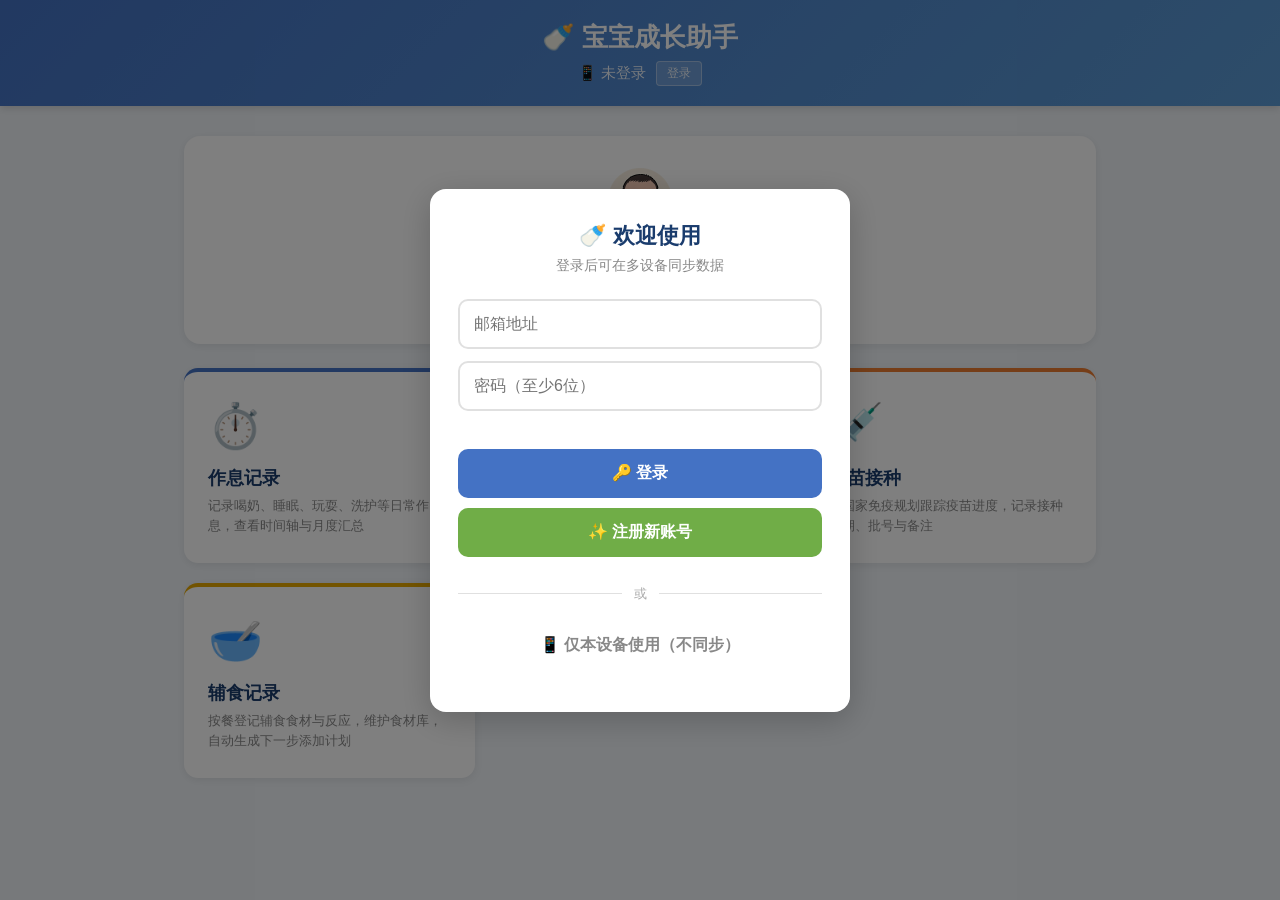
<file: index.html>
<!DOCTYPE html>
<html lang="zh-CN">
<head>
<meta charset="UTF-8">
<link rel="icon" href="data:image/svg+xml,<svg xmlns='http://www.w3.org/2000/svg' viewBox='0 0 100 100'><text y='.9em' font-size='90'>🍼</text></svg>">
<meta http-equiv="Content-Security-Policy" content="default-src 'self'; script-src 'self' https://cdn.sheetjs.com; connect-src 'self' https://jdlyqpvvfmsesdlicdbp.supabase.co wss://jdlyqpvvfmsesdlicdbp.supabase.co; style-src 'self' 'unsafe-inline'; img-src 'self' data:;">
<meta name="viewport" content="width=device-width, initial-scale=1.0">
<meta name="mobile-web-app-capable" content="yes">
<meta name="apple-mobile-web-app-status-bar-style" content="black-translucent">
<meta name="apple-mobile-web-app-title" content="成长助手">
<meta name="theme-color" content="#4472C4">
<link rel="manifest" href="manifest.json">
<title>🍼 宝宝成长助手</title>
<!-- 公共库（合并为单文件，减少 HTTP 请求） -->
<link rel="stylesheet" href="lib/common.css">
<link rel="stylesheet" href="index.css">
</head>
<body>

<div class="header">
  <h1>🍼 宝宝成长助手</h1>
  <div class="user-info" id="userInfo">
    <span id="userDisplay">📱 未登录</span>
    <button id="headerLoginBtn" data-action="login">登录</button>
    <button id="logoutBtn" data-action="logout" style="display:none">退出登录</button>
  </div>
</div>

<div class="container">
  <div class="welcome-card">
    <div class="welcome-icon"><img src="/icons/welcome-avatar.png" alt="宝宝头像" width="64" height="64">
      <svg class="welcome-emoji" viewBox="0 0 64 64" xmlns="http://www.w3.org/2000/svg" role="img" aria-label="宝宝头像">
        <circle cx="32" cy="32" r="32" fill="#F7EDDE"/>
        <circle cx="14" cy="35" r="4.5" fill="#F8CCB6"/>
        <circle cx="50" cy="35" r="4.5" fill="#F8CCB6"/>
        <circle cx="32" cy="34" r="19" fill="#F8CCB6"/>
        <path d="M13 33A19 19 0 0 1 51 33C51 22 43 18 32 18C21 18 13 22 13 33Z" fill="#7A4A21"/>
        <circle cx="25" cy="34" r="2.7" fill="#3B2A20"/>
        <circle cx="39" cy="34" r="2.7" fill="#3B2A20"/>
        <circle cx="26" cy="33" r="1" fill="#FFFFFF"/>
        <circle cx="40" cy="33" r="1" fill="#FFFFFF"/>
        <ellipse cx="19.5" cy="40" rx="3.6" ry="2.2" fill="#F19C9C" opacity=".55"/>
        <ellipse cx="44.5" cy="40" rx="3.6" ry="2.2" fill="#F19C9C" opacity=".55"/>
        <path d="M28 43q4 4 8 0" fill="none" stroke="#B4695A" stroke-width="2" stroke-linecap="round"/>
      </svg>
    </div>
    <h2>育儿没有标准答案，但有迹可循</h2>
    <p>每一寸成长，都值得被认真记录</p>
  </div>

  <div class="entry-grid">
    <!-- 作息记录 -->
    <a href="baby-tracker/baby-tracker.html" class="entry-card card-baby">
      <div class="entry-icon">⏱️</div>
      <div class="entry-title">作息记录</div>
      <div class="entry-desc">记录喝奶、睡眠、玩耍、洗护等日常作息，查看时间轴与月度汇总</div>
    </a>
    <!-- 成长记录 -->
    <a href="growth-tracker/growth-tracker.html" class="entry-card card-growth">
      <div class="entry-icon">📏</div>
      <div class="entry-title">成长记录</div>
      <div class="entry-desc">记录宝宝月龄（区分出生日/预产期）、身高体重，查看成长趋势</div>
    </a>
    <!-- 疫苗接种 -->
    <a href="vaccine-tracker/vaccine-tracker.html" class="entry-card card-vaccine">
      <div class="entry-icon">💉</div>
      <div class="entry-title">疫苗接种</div>
      <div class="entry-desc">按国家免疫规划跟踪疫苗进度，记录接种日期、批号与备注</div>
    </a>
    <!-- 辅食记录 -->
    <a href="food-tracker/food-tracker.html" class="entry-card card-food">
      <div class="entry-icon">🥣</div>
      <div class="entry-title">辅食记录</div>
      <div class="entry-desc">按餐登记辅食食材与反应，维护食材库，自动生成下一步添加计划</div>
    </a>
  </div>
</div>

<!-- 登录弹窗容器（兼容 iOS / 微信环境） -->
<div id="loginModalContainer" data-sub="登录后可在多设备同步数据"></div>

<!-- 公共库放在底部，避免阻塞 DOM 解析 -->
<script src="lib/common-bundle.js?v=2.49"></script>
<script src="index.js"></script>
</body>
</html>
</file>
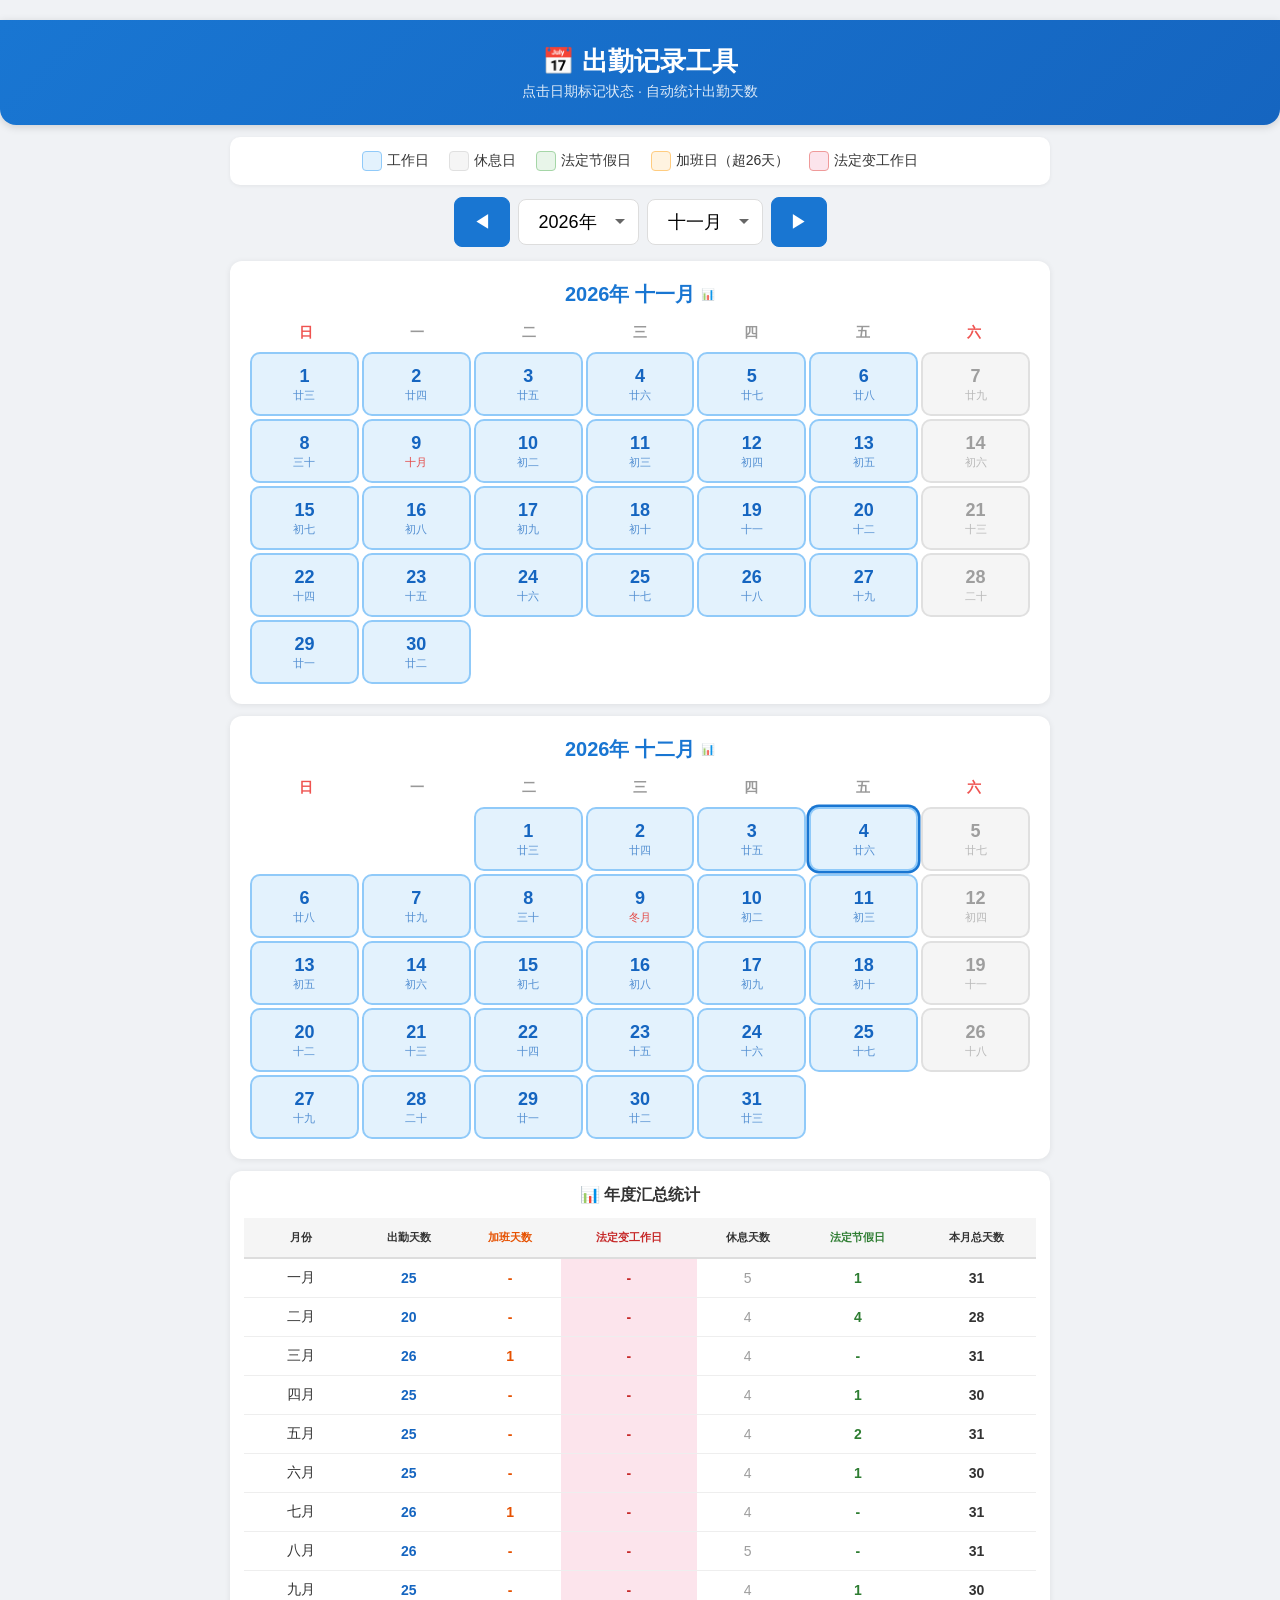
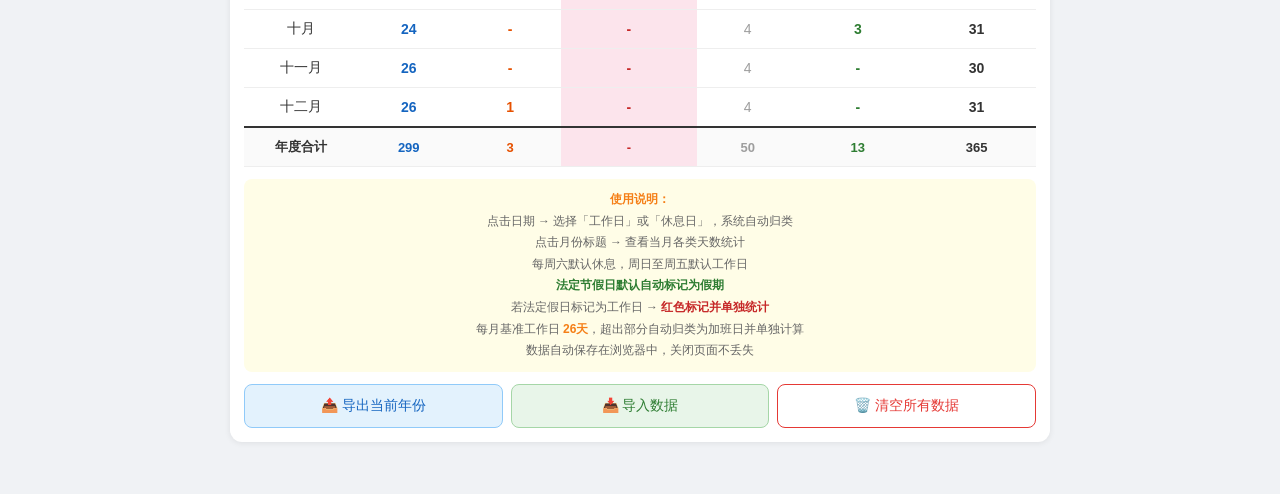
<file: attendance-tracker.html>
<!DOCTYPE html>
<html lang="zh-CN">
<head>
<meta charset="UTF-8">
<link rel="icon" href="data:image/svg+xml,<svg xmlns='http://www.w3.org/2000/svg' viewBox='0 0 100 100'><text y='.9em' font-size='90'>📋</text></svg>">
<meta name="viewport" content="width=device-width, initial-scale=1.0, maximum-scale=1.0, user-scalable=no">
<meta name="mobile-web-app-capable" content="yes">
<meta name="apple-mobile-web-app-status-bar-style" content="black-translucent">
<meta name="apple-mobile-web-app-title" content="出勤记录">
<meta name="theme-color" content="#1976d2">
<link rel="manifest" href="manifest.json">
<title>出勤记录工具</title>
<script>
// ==================== 统一日志系统 ====================
// 分级：fatal / error / warn / info
// - fatal: 致命错误，弹窗提示用户，记录 console.error
// - error: 严重错误，console.error，可选标记 UI 状态
// - warn:  警告，console.warn，不影响核心功能
// - info:  信息，console.log，正常操作日志
//
// 使用方式：
//   Logger.fatal('msg'[, err])
//   Logger.error('msg'[, err])
//   Logger.warn('msg'[, err])
//   Logger.info('msg'[, data])
//
// 所有日志保留在 App._logHistory（最近 200 条），方便调试
//（原 lib/logger.js 内联于此：attendance-tracker 为单文件交付，不再依赖 lib 拆分文件）

(function() {
  'use strict';

  var LEVELS = { FATAL: 0, ERROR: 1, WARN: 2, INFO: 3 };
  var LEVEL_LABELS = { 0: 'FATAL', 1: 'ERROR', 2: 'WARN', 3: 'INFO' };
  var MAX_HISTORY = 200;

  // 初始化日志历史
  if (!window.App) window.App = {};
  if (!App._logHistory) App._logHistory = [];

  function _record(level, message, err) {
    var entry = {
      level: LEVEL_LABELS[level],
      message: message,
      time: new Date().toISOString()
    };
    if (err) {
      if (err instanceof Error) {
        entry.errorName = err.name;
        entry.errorMessage = err.message;
        entry.errorStack = err.stack ? err.stack.split('\n').slice(0, 4).join('\n') : '';
      } else {
        entry.errorDetail = String(err);
      }
    }
    App._logHistory.push(entry);
    if (App._logHistory.length > MAX_HISTORY) {
      App._logHistory.shift();
    }
  }

  function _formatMsg(level, message) {
    var ts = new Date().toISOString().split('T')[1].slice(0, 8);
    return '[' + ts + '] [' + LEVEL_LABELS[level] + '] ' + message;
  }

  window.Logger = {
    // 致命错误：弹窗 + console.error
    fatal: function(message, err) {
      _record(LEVELS.FATAL, message, err);
      console.error(_formatMsg(LEVELS.FATAL, message), err || '');
      alert('\u26A0\uFE0F ' + message);
    },

    // 严重错误：console.error，不弹窗
    error: function(message, err) {
      _record(LEVELS.ERROR, message, err);
      console.error(_formatMsg(LEVELS.ERROR, message), err || '');
    },

    // 警告：console.warn
    warn: function(message, err) {
      _record(LEVELS.WARN, message, err);
      console.warn(_formatMsg(LEVELS.WARN, message), err || '');
    },

    // 信息：console.log
    info: function(message, data) {
      _record(LEVELS.INFO, message, data);
      console.log(_formatMsg(LEVELS.INFO, message), data !== undefined ? data : '');
    },

    // 获取最近 N 条日志（默认全部）
    getHistory: function(n) {
      var h = App._logHistory;
      if (n === undefined) return h.slice();
      return h.slice(-n);
    },

    // 清除历史
    clearHistory: function() {
      App._logHistory = [];
    }
  };
})();
</script>
<style>
:root {
  --blue-bg: #e3f2fd; --blue-border: #90caf9; --blue-text: #1565c0;
  --grey-bg: #f5f5f5; --grey-border: #e0e0e0; --grey-text: #9e9e9e;
  --orange-bg: #fff3e0; --orange-border: #ffcc80; --orange-text: #e65100;
  --green-bg: #e8f5e9; --green-border: #a5d6a7; --green-text: #2e7d32;
  --primary: #1976d2;
  --red-bg: #fce4ec; --red-border: #ef9a9a; --red-text: #c62828;
}
* { margin: 0; padding: 0; box-sizing: border-box; -webkit-tap-highlight-color: transparent; }
html, body {
  touch-action: manipulation; /* 禁止双击缩放，保留单指点击 */
  -webkit-touch-callout: none; /* 禁止长按菜单 */
  -webkit-user-select: none;
  user-select: none;
}
body {
  font-family: -apple-system, BlinkMacSystemFont, 'Segoe UI', Roboto, 'Helvetica Neue', Arial, sans-serif;
  background: #f0f2f5; padding: 0 0 30px; color: #333;
  -webkit-font-smoothing: antialiased;
}
.container { max-width: 860px; margin: 0 auto; padding: 0 12px; }

/* Header */
.header {
  background: linear-gradient(135deg, #1976d2, #1565c0);
  color: #fff; padding: 18px 16px 16px; text-align: center;
  position: sticky; top: 0; z-index: 100;
  box-shadow: 0 2px 8px rgba(0,0,0,0.15);
}
.header h1 { font-size: 20px; font-weight: 600; margin-bottom: 4px; }
.header p { font-size: 12px; opacity: 0.85; }

/* Legend */
.legend {
  display: flex; gap: 8px; justify-content: center; flex-wrap: wrap;
  margin: 12px 0; padding: 10px 12px; background: #fff; border-radius: 10px;
  box-shadow: 0 1px 4px rgba(0,0,0,0.06);
}
.legend-item { display: flex; align-items: center; gap: 5px; font-size: 12px; white-space: nowrap; }
.legend-color { width: 16px; height: 16px; border-radius: 4px; border: 1px solid #ccc; flex-shrink: 0; }

/* Month Navigator */
.navigator {
  display: flex; gap: 8px; justify-content: center; align-items: center;
  margin-bottom: 14px;
}
.navigator button {
  padding: 10px 14px; font-size: 16px; border: 1px solid var(--primary); border-radius: 8px;
  background: var(--primary); color: #fff; cursor: pointer; font-weight: 500;
  min-width: 48px; min-height: 48px; display: flex; align-items: center; justify-content: center;
}
.navigator button:active { opacity: 0.8; }
.navigator select {
  padding: 10px 20px; font-size: 16px; border: 1px solid #ddd; border-radius: 8px;
  background: #fff; cursor: pointer;
  -webkit-appearance: none; appearance: none;
  background-image: url("data:image/svg+xml,%3Csvg xmlns='http://www.w3.org/2000/svg' width='12' height='12' viewBox='0 0 12 12'%3E%3Cpath fill='%23666' d='M6 8L1 3h10z'/%3E%3C/svg%3E");
  background-repeat: no-repeat; background-position: right 12px center; padding-right: 36px;
}

/* Calendar Card */
.calendar-card {
  background: #fff; border-radius: 12px; padding: 14px 10px;
  box-shadow: 0 1px 6px rgba(0,0,0,0.08); margin-bottom: 12px;
}
.month-title {
  text-align: center; font-size: 17px; font-weight: 600; margin-bottom: 12px;
  color: var(--primary); cursor: pointer; transition: opacity 0.15s;
  display: flex; align-items: center; justify-content: center; gap: 6px;
}
.month-title:active { opacity: 0.7; }
.month-title .tap-hint { font-size: 11px; color: #aaa; font-weight: 400; }
.weekdays {
  display: grid; grid-template-columns: repeat(7, 1fr);
  text-align: center; font-weight: 600; font-size: 12px; color: #999;
  margin-bottom: 6px;
}
.weekdays div { padding: 4px 0; }
.weekdays div:first-child { color: #ef5350; }
.weekdays div:last-child { color: #ef5350; }
.days {
  display: grid; grid-template-columns: repeat(7, 1fr); gap: 3px;
}
.day-cell {
  display: flex; flex-direction: column; align-items: center; justify-content: center;
  border-radius: 8px; font-weight: 500;
  border: 2px solid transparent; transition: all 0.15s;
  user-select: none; position: relative;
  min-height: 52px; padding: 3px 1px; gap: 1px;
}
.day-cell:active { transform: scale(0.92); }
.day-cell.empty { background: transparent !important; border-color: transparent !important; pointer-events: none; }
.solar-num { font-size: 16px; font-weight: 600; line-height: 1.2; }
.lunar-text { font-size: 9px; line-height: 1.2; opacity: 0.7; max-width: 100%; overflow: hidden; text-overflow: ellipsis; white-space: nowrap; }
.lunar-text.is-festival { color: #e53935 !important; opacity: 1; font-weight: 600; }
.lunar-text.is-first { color: #e53935 !important; opacity: 0.9; }

/* Day States */
.state-work { background: var(--blue-bg); border-color: var(--blue-border); }
.state-work .solar-num { color: var(--blue-text); }
.state-work .lunar-text { color: var(--blue-text); }

.state-rest { background: var(--grey-bg); border-color: var(--grey-border); }
.state-rest .solar-num { color: var(--grey-text); }
.state-rest .lunar-text { color: var(--grey-text); }

.state-overtime { background: var(--orange-bg); border-color: var(--orange-border); }
.state-overtime .solar-num { color: var(--orange-text); }
.state-overtime .lunar-text { color: var(--orange-text); }

.state-holiday { background: var(--green-bg); border-color: var(--green-border); }
.state-holiday .solar-num { color: var(--green-text); }
.state-holiday .lunar-text { color: var(--green-text); }

.state-legal-work { background: var(--red-bg); border-color: var(--red-border); }
.state-legal-work .solar-num { color: var(--red-text); }
.state-legal-work .lunar-text { color: var(--red-text); }

.today { box-shadow: 0 0 0 2.5px var(--primary); }

/* Summary */
.summary-card {
  background: #fff; border-radius: 12px; padding: 14px;
  box-shadow: 0 1px 6px rgba(0,0,0,0.08); margin-bottom: 12px;
}
.summary-title {
  text-align: center; font-size: 16px; font-weight: 600; margin-bottom: 12px; color: #333;
}
.summary-scroll { overflow-x: auto; -webkit-overflow-scrolling: touch; }
.summary-table {
  width: 100%; border-collapse: collapse; font-size: 13px; min-width: 500px;
}
.summary-table th {
  background: #f5f5f5; padding: 10px 6px; text-align: center;
  border-bottom: 2px solid #ddd; font-weight: 600; font-size: 11px;
  position: sticky; top: 0;
}
.summary-table td {
  padding: 9px 6px; text-align: center; border-bottom: 1px solid #eee;
}
.summary-table tr:hover td { background: #fafafa; }
.summary-table .val-work { color: var(--blue-text); font-weight: 600; }
.summary-table .val-rest { color: var(--grey-text); }
.summary-table .val-overtime { color: var(--orange-text); font-weight: 600; }
.summary-table .val-holiday { color: var(--green-text); font-weight: 600; }
.summary-table .val-legal-work { color: var(--red-text); font-weight: 600; background: #fce4ec; }
.summary-table .val-total { color: #333; font-weight: 700; }
.summary-table tfoot td {
  font-weight: 700; background: #fafafa; border-top: 2px solid #333; font-size: 13px;
}

.tips {
  margin-top: 12px; padding: 10px; background: #fffde7; border-radius: 8px;
  font-size: 12px; color: #666; text-align: center; line-height: 1.8;
}
.tips strong { color: #f57f17; }

/* Action Buttons */
.action-buttons {
  display: flex; gap: 8px; margin-top: 12px; flex-wrap: wrap;
}
.action-btn {
  flex: 1; min-width: 120px; padding: 12px; cursor: pointer;
  border-radius: 8px; font-size: 14px; font-weight: 500;
  display: flex; align-items: center; justify-content: center; gap: 6px;
  transition: all 0.15s;
}
.action-btn:active { transform: scale(0.97); }
.export-btn {
  background: var(--blue-bg); border: 1px solid var(--blue-border); color: var(--blue-text);
}
.export-btn:hover { background: #bbdefb; }
.import-btn {
  background: var(--green-bg); border: 1px solid var(--green-border); color: var(--green-text);
}
.import-btn:hover { background: #c8e6c9; }
.reset-btn {
  flex: 1; min-width: 120px; padding: 12px; cursor: pointer;
  background: #fff; border: 1px solid #e53935; color: #e53935;
  border-radius: 8px; font-size: 14px; font-weight: 500;
  display: flex; align-items: center; justify-content: center; gap: 6px;
}
.reset-btn:active { background: #ffebee; }

/* Modal */
.modal-overlay {
  position: fixed; top: 0; left: 0; right: 0; bottom: 0;
  background: rgba(0,0,0,0.5); z-index: 200;
  display: flex; align-items: center; justify-content: center;
  opacity: 0; pointer-events: none; transition: opacity 0.2s;
}
.modal-overlay.active { opacity: 1; pointer-events: auto; }
.modal {
  background: #fff; border-radius: 14px; padding: 20px; width: 85%; max-width: 300px;
  text-align: center; transform: scale(0.9); transition: transform 0.2s;
}
.modal-overlay.active .modal { transform: scale(1); }
.modal h3 { margin-bottom: 16px; font-size: 17px; }
.modal-btns { display: flex; flex-direction: column; gap: 8px; }
.modal-btn {
  padding: 12px; border: 2px solid #eee; border-radius: 8px;
  font-size: 15px; cursor: pointer; background: #fff; transition: all 0.15s;
  display: flex; align-items: center; gap: 8px; justify-content: center;
}
.modal-btn:active { transform: scale(0.97); }
.modal-btn.cancel { border-color: #ccc; color: #999; }
.modal-btn[data-s="work"] { border-color: var(--blue-border); background: var(--blue-bg); color: var(--blue-text); }
.modal-btn[data-s="rest"] { border-color: var(--grey-border); background: var(--grey-bg); color: var(--grey-text); }

/* ===== iPad 横屏 & 纯鼠标桌面 ===== */
@media (min-width: 600px) {
  body { padding: 20px 0 40px; }
  .container { padding: 0 20px; }
  .header { border-radius: 0 0 16px 16px; padding: 24px; }
  .header h1 { font-size: 26px; }
  .header p { font-size: 14px; }
  .legend { padding: 14px; gap: 20px; }
  .legend-item { font-size: 14px; }
  .legend-color { width: 20px; height: 20px; }
  .calendar-card { padding: 20px; }
  .month-title { font-size: 20px; }
  .weekdays { font-size: 14px; }
  .day-cell { min-height: 64px; border-radius: 10px; }
  .solar-num { font-size: 18px; }
  .lunar-text { font-size: 11px; }
  .navigator select { font-size: 18px; padding: 12px 40px 12px 20px; }
  .navigator button { padding: 12px 18px; font-size: 18px; }
  .summary-table { font-size: 14px; min-width: auto; }
  .summary-table th { padding: 12px 10px; }
  .summary-table td { padding: 10px 10px; }
}

/* 纯鼠标桌面才启用 hover 效果（触屏设备不触发残留高亮） */
@media (hover: hover) and (pointer: fine) {
  .month-title:hover { color: #1565c0; }
  .day-cell:not(.empty):hover { transform: scale(1.08); z-index: 1; }
  .action-btn:hover { filter: brightness(0.95); }
}
</style>
</head>
<body>

<div class="header">
  <h1>📅 出勤记录工具</h1>
  <p>点击日期标记状态 · 自动统计出勤天数</p>
</div>

<div class="container">

  <!-- Legend -->
  <div class="legend">
    <div class="legend-item"><div class="legend-color" style="background:var(--blue-bg);border-color:var(--blue-border)"></div>工作日</div>
    <div class="legend-item"><div class="legend-color" style="background:var(--grey-bg);border-color:var(--grey-border)"></div>休息日</div>
    <div class="legend-item"><div class="legend-color" style="background:var(--green-bg);border-color:var(--green-border)"></div>法定节假日</div>
    <div class="legend-item"><div class="legend-color" style="background:var(--orange-bg);border-color:var(--orange-border)"></div>加班日（超26天）</div>
    <div class="legend-item"><div class="legend-color" style="background:var(--red-bg);border-color:var(--red-border)"></div>法定变工作日</div>
  </div>

  <!-- Month Navigator -->
  <div class="navigator">
    <button id="prevMonth">◀</button>
    <select id="yearSelect"></select>
    <select id="monthSelect"></select>
    <button id="nextMonth">▶</button>
  </div>

  <!-- Calendar -->
  <div id="calendarArea"></div>

  <!-- Summary -->
  <div class="summary-card">
    <div class="summary-title">📊 年度汇总统计</div>
    <div class="summary-scroll">
      <table class="summary-table" id="summaryTable">
        <thead>
          <tr>
            <th>月份</th>
            <th>出勤天数</th>
            <th style="color:var(--orange-text)">加班天数</th>
            <th style="color:var(--red-text)">法定变工作日</th>
            <th>休息天数</th>
            <th style="color:var(--green-text)">法定节假日</th>
            <th>本月总天数</th>
          </tr>
        </thead>
        <tbody id="summaryBody"></tbody>
        <tfoot id="summaryFoot"></tfoot>
      </table>
    </div>
    <div class="tips">
      <strong>使用说明：</strong><br>
      点击日期 → 选择「工作日」或「休息日」，系统自动归类<br>
      点击月份标题 → 查看当月各类天数统计<br>
      每周六默认休息，周日至周五默认工作日<br>
      <strong style="color:var(--green-text)">法定节假日默认自动标记为假期</strong><br>
      若法定假日标记为工作日 → <strong style="color:var(--red-text)">红色标记并单独统计</strong><br>
      每月基准工作日 <strong>26天</strong>，超出部分自动归类为加班日并单独计算<br>
      数据自动保存在浏览器中，关闭页面不丢失
    </div>
    <div class="action-buttons">
      <button class="action-btn export-btn" id="exportBtn">📤 导出当前年份</button>
      <button class="action-btn import-btn" id="importBtn">📥 导入数据</button>
      <input type="file" id="importFile" accept=".json" style="display:none">
      <button class="reset-btn" id="resetBtn">🗑️ 清空所有数据</button>
    </div>
  </div>

</div>

<!-- Month Stats Modal -->
<div class="modal-overlay" id="monthModal">
  <div class="modal">
    <h3 id="monthModalTitle"></h3>
    <div id="monthModalStats"></div>
    <button class="modal-btn cancel" id="monthModalClose" style="margin-top:12px">关闭</button>
  </div>
</div>

<!-- Day Modal -->
<div class="modal-overlay" id="modal">
  <div class="modal">
    <h3 id="modalTitle">标记状态</h3>
    <div class="modal-btns">
      <button class="modal-btn" data-s="work">💼 工作日</button>
      <button class="modal-btn" data-s="rest">😴 休息日</button>
      <button class="modal-btn cancel" id="modalCancel">取消</button>
    </div>
  </div>
</div>

<!-- ===== 农历转换算法 (1900-2100) ===== -->
<script>
const LunarCalendar = (function() {
  const lunarInfo = [
    0x04bd8,0x04ae0,0x0a570,0x054d5,0x0d260,0x0d950,0x16554,0x056a0,0x09ad0,0x055d2,
    0x04ae0,0x0a5b6,0x0a4d0,0x0d250,0x1d255,0x0b540,0x0d6a0,0x0ada2,0x095b0,0x14977,
    0x04970,0x0a4b0,0x0b4b5,0x06a50,0x06d40,0x1ab54,0x02b60,0x09570,0x052f2,0x04970,
    0x06566,0x0d4a0,0x0ea50,0x06e95,0x05ad0,0x02b60,0x186e3,0x092e0,0x1c8d7,0x0c950,
    0x0d4a0,0x1d8a6,0x0b550,0x056a0,0x1a5b4,0x025d0,0x092d0,0x0d2b2,0x0a950,0x0b557,
    0x06ca0,0x0b550,0x15355,0x04da0,0x0a5b0,0x14573,0x052b0,0x0a9a8,0x0e950,0x06aa0,
    0x0aea6,0x0ab50,0x04b60,0x0aae4,0x0a570,0x05260,0x0f263,0x0d950,0x05b57,0x056a0,
    0x096d0,0x04dd5,0x04ad0,0x0a4d0,0x0d4d4,0x0d250,0x0d558,0x0b540,0x0b6a0,0x195a6,
    0x095b0,0x049b0,0x0a974,0x0a4b0,0x0b27a,0x06a50,0x06d40,0x0af46,0x0ab60,0x09570,
    0x04af5,0x04970,0x064b0,0x074a3,0x0ea50,0x06b58,0x05ac0,0x0ab60,0x096d5,0x092e0,
    0x0c960,0x0d954,0x0d4a0,0x0da50,0x07552,0x056a0,0x0abb7,0x025d0,0x092d0,0x0cab5,
    0x0a950,0x0b4a0,0x0baa4,0x0ad50,0x055d9,0x04ba0,0x0a5b0,0x15176,0x052b0,0x0a930,
    0x07954,0x06aa0,0x0ad50,0x05b52,0x04b60,0x0a6e6,0x0a4e0,0x0d260,0x0ea65,0x0d530,
    0x05aa0,0x076a3,0x096d0,0x04afb,0x04ad0,0x0a4d0,0x1d0b6,0x0d250,0x0d520,0x0dd45,
    0x0b5a0,0x056d0,0x055b2,0x049b0,0x0a577,0x0a4b0,0x0aa50,0x1b255,0x06d20,0x0ada0,
    0x14b63,0x09370,0x049f8,0x04970,0x064b0,0x168a6,0x0ea50,0x06b20,0x1a6c4,0x0aae0,
    0x092e0,0x0d2e3,0x0c960,0x0d557,0x0d4a0,0x0da50,0x05d55,0x056a0,0x0a6d0,0x055d4,
    0x052d0,0x0a9b8,0x0a950,0x0b4a0,0x0b6a6,0x0ad50,0x055a0,0x0aba4,0x0a5b0,0x052b0,
    0x0b273,0x06930,0x07337,0x06aa0,0x0ad50,0x14b55,0x04b60,0x0a570,0x054e4,0x0d160,
    0x0e968,0x0d520,0x0daa0,0x16aa6,0x056d0,0x04ae0,0x0a9d4,0x0a2d0,0x0d150,0x0f252,
    0x0d520
  ];
  const Gan = ['甲','乙','丙','丁','戊','己','庚','辛','壬','癸'];
  const Zhi = ['子','丑','寅','卯','辰','巳','午','未','申','酉','戌','亥'];
  const Animals = ['鼠','牛','虎','兔','龙','蛇','马','羊','猴','鸡','狗','猪'];
  const nStr1 = ['日','一','二','三','四','五','六','七','八','九','十'];
  const nStr2 = ['初','十','廿','三十'];
  const lunarMonths = ['正','二','三','四','五','六','七','八','九','十','冬','腊'];

  // 农历节日 (仅纯农历节日)
  const lunarFestivals = {
    '1-1': '春节', '1-2': '初二', '1-3': '初三', '1-4': '初四', '1-5': '破五',
    '1-15': '元宵', '5-5': '端午', '7-7': '七夕', '7-15': '中元',
    '8-15': '中秋', '9-9': '重阳', '12-8': '腊八', '12-30': '除夕'
  };

  function lYearDays(y) {
    let sum = 348;
    for (let i = 0x8000; i > 0x8; i >>= 1) sum += (lunarInfo[y - 1900] & i) ? 1 : 0;
    return sum + leapDays(y);
  }
  function leapMonth(y) { return lunarInfo[y - 1900] & 0xf; }
  function leapDays(y) {
    if (leapMonth(y)) return (lunarInfo[y - 1900] & 0x10000) ? 30 : 29;
    return 0;
  }
  function monthDays(y, m) {
    if (m > 12 || m < 1) return -1;
    return (lunarInfo[y - 1900] & (0x10000 >> m)) ? 30 : 29;
  }

  // 公历 → 农历
  function toLunar(yy, mm, dd) {
    let offset = Math.floor((new Date(yy, mm - 1, dd) - new Date(1900, 0, 31)) / 86400000);
    if (offset < 0) return null;
    let tmp, year;
    for (year = 1900; year < 2101 && offset > 0; year++) { tmp = lYearDays(year); offset -= tmp; }
    if (offset < 0) { offset += tmp; year--; }
    let isLeap = false, month = 1;
    const leap = leapMonth(year);
    for (month = 1; month < 13 && offset > 0; month++) {
      if (leap > 0 && month === (leap + 1) && !isLeap) { --month; isLeap = true; tmp = leapDays(year); }
      else { tmp = monthDays(year, month); }
      if (isLeap && month === (leap + 1)) isLeap = false;
      offset -= tmp;
    }
    if (offset === 0 && leap > 0 && month === leap + 1) { if (isLeap) isLeap = false; else { isLeap = true; --month; } }
    if (offset < 0) { offset += tmp; --month; }
    const day = offset + 1;
    return {
      year, month, day, isLeap,
      monthStr: (isLeap ? '闰' : '') + lunarMonths[month - 1] + '月',
      dayStr: toChinaDay(day),
      animal: Animals[(year - 4) % 12],
      gzYear: Gan[(year - 4) % 10] + Zhi[(year - 4) % 12]
    };
  }

  function toChinaDay(d) {
    if (d === 10) return '初十'; if (d === 20) return '二十'; if (d === 30) return '三十';
    return nStr2[Math.floor(d / 10)] + nStr1[d % 10];
  }

  return { toLunar, lunarFestivals };
})();
</script>

<!-- ===== 清明节气 ===== -->
<script>
function getQingmingDate(year) {
  if (year >= 2000) {
    const c = {
      2000:5,2001:5,2002:5,2003:5,2004:4,2005:5,2006:5,2007:5,2008:4,2009:4,
      2010:5,2011:5,2012:4,2013:4,2014:5,2015:5,2016:4,2017:4,2018:5,2019:5,
      2020:4,2021:4,2022:5,2023:5,2024:4,2025:4,2026:5,2027:5,2028:4,2029:4,
      2030:5,2031:5,2032:4,2033:4,2034:5,2035:5,2036:4,2037:5,2038:5,2039:5,
      2040:4,2041:4,2042:5,2043:5,2044:4,2045:4,2046:5,2047:5,2048:4,2049:4,
      2050:5,2051:5,2052:4,2053:4,2054:5,2055:5,2056:4,2057:5,2058:5,2059:5,
      2060:4,2061:4,2062:5,2063:5,2064:4,2065:4,2066:5,2067:5,2068:4,2069:4,
      2070:5,2071:5,2072:4,2073:4,2074:5,2075:5,2076:4,2077:5,2078:5,2079:5,
      2080:4,2081:4,2082:5,2083:5,2084:4,2085:4,2086:5,2087:5,2088:4,2089:4,
      2090:5,2091:5,2092:4,2093:4,2094:5,2095:5,2096:4,2097:5,2098:5,2099:5
    };
    return c[year] || 5;
  }
  const y = year % 100;
  return Math.floor(y * 0.2422 + 4.81) - Math.floor(y / 4) || 5;
}
</script>

<script>
const STORAGE_KEY = 'attendance_tracker_data';
const WORK_DAYS_BASE = 26;
const monthNames = ['一月','二月','三月','四月','五月','六月','七月','八月','九月','十月','十一月','十二月'];

// ===== 公历节日 =====
const solarFestivalMap = {
  '1-1': '元旦',
  '3-8': '妇女节', '3-12': '植树节',
  '5-1': '劳动节', '5-2': '劳动节',
  '5-4': '青年节',
  '6-1': '儿童节',
  '7-1': '建党节',
  '8-1': '建军节',
  '9-10': '教师节',
  '10-1': '国庆', '10-2': '国庆', '10-3': '国庆'
};

// ===== 法定节假日（需要自动标记为假期的） =====
// 元旦(1)、春节(4)、清明(1)、劳动节(2)、端午(1)、中秋(1)、国庆(3) = 13天
function getLegalHoliday(year, month, day) {
  // 元旦: 1月1日
  if (month === 1 && day === 1) return '元旦';
  
  // 春节+除夕: 农历正月初一~初三 + 除夕
  const lunar = LunarCalendar.toLunar(year, month, day);
  if (lunar) {
    // 除夕: 正月初一的前一天
    // 检查明天是否是正月初一
    const tomorrow = new Date(year, month - 1, day + 1);
    const tmLunar = LunarCalendar.toLunar(tomorrow.getFullYear(), tomorrow.getMonth() + 1, tomorrow.getDate());
    if (tmLunar && tmLunar.month === 1 && tmLunar.day === 1 && !tmLunar.isLeap) return '除夕';
    // 正月初一~初三
    if (lunar.month === 1 && lunar.day >= 1 && lunar.day <= 3 && !lunar.isLeap) {
      return ['春节','初二','初三'][lunar.day - 1];
    }
    // 端午节: 农历五月初五
    if (lunar.month === 5 && lunar.day === 5 && !lunar.isLeap) return '端午';
    // 中秋节: 农历八月十五
    if (lunar.month === 8 && lunar.day === 15 && !lunar.isLeap) return '中秋';
  }
  
  // 清明节
  if (month === 4 && day === getQingmingDate(year)) return '清明';
  
  // 劳动节: 5月1-2日
  if (month === 5 && (day === 1 || day === 2)) return '劳动节';
  
  // 国庆节: 10月1-3日
  if (month === 10 && day >= 1 && day <= 3) return '国庆';
  
  return null;
}

// ===== 数据存取 =====
function loadData() { try { return JSON.parse(localStorage.getItem(STORAGE_KEY)) || {}; } catch { return {}; } }
function saveData(data) { localStorage.setItem(STORAGE_KEY, JSON.stringify(data)); }

function getDayState(year, month, day) {
  const data = loadData();
  const key = `${year}-${String(month).padStart(2,'0')}-${String(day).padStart(2,'0')}`;
  return data[key] || getDefaultState(year, month, day);
}

function getDefaultState(year, month, day) {
  // 法定节假日 → 默认 holiday
  if (getLegalHoliday(year, month, day)) return 'holiday';
  // 周六默认休息
  return (new Date(year, month - 1, day).getDay() === 6) ? 'rest' : 'work';
}

function setDayState(year, month, day, state) {
  const data = loadData();
  const key = `${year}-${String(month).padStart(2,'0')}-${String(day).padStart(2,'0')}`;
  if (state === getDefaultState(year, month, day)) delete data[key]; else data[key] = state;
  saveData(data);
}

function getRenderState(year, month, day) {
  const state = getDayState(year, month, day);
  const isLegal = getLegalHoliday(year, month, day);
  // 法定假日：用户选了work → 红色，选了rest → 绿色
  if (isLegal) {
    if (state === 'work') return 'legal-work';
    return 'holiday'; // 无论默认还是用户选rest，都显示绿色
  }
  return state;
}

// ===== 获取日期显示文字 =====
function getDayLabel(year, month, day) {
  // 优先：法定假日名称
  const legal = getLegalHoliday(year, month, day);
  if (legal) return legal;
  
  // 公历节日（非法定假日）
  const sf = solarFestivalMap[month + '-' + day];
  if (sf) return sf;
  
  // 农历
  const lunar = LunarCalendar.toLunar(year, month, day);
  if (lunar) {
    // 纯农历节日（非法定节假日类）
    const lf = LunarCalendar.lunarFestivals[lunar.month + '-' + lunar.day];
    if (lf && !lunar.isLeap) return lf;
    // 初一
    if (lunar.day === 1) return lunar.monthStr;
    return lunar.dayStr;
  }
  return '';
}

function getDayLabelClass(year, month, day) {
  const legal = getLegalHoliday(year, month, day);
  if (legal) return ' is-festival';
  const sf = solarFestivalMap[month + '-' + day];
  if (sf) return ' is-festival';
  const lunar = LunarCalendar.toLunar(year, month, day);
  if (lunar && lunar.day === 1) return ' is-first';
  const lf = LunarCalendar.lunarFestivals[lunar.month + '-' + lunar.day];
  if (lf && !lunar.isLeap) return ' is-festival';
  return '';
}

// ===== Modal =====
let modalTarget = null;
const modalEl = document.getElementById('modal');
const modalTitle = document.getElementById('modalTitle');

function showModal(year, month, day) {
  modalTarget = { y: year, m: month, d: day };
  const legal = getLegalHoliday(year, month, day);
  modalTitle.textContent = `${year}年${month}月${day}日${legal ? '（' + legal + '）' : ''}`;
  modalEl.classList.add('active');
}
function hideModal() { modalEl.classList.remove('active'); modalTarget = null; }

document.getElementById('modalCancel').addEventListener('click', hideModal);
modalEl.addEventListener('click', function(e) {
  if (e.target === modalEl) { hideModal(); return; }
  const btn = e.target.closest('.modal-btn[data-s]');
  if (!btn) return;
  if (modalTarget) { setDayState(modalTarget.y, modalTarget.m, modalTarget.d, btn.dataset.s); render(); }
  hideModal();
});

// ===== 渲染日历 =====
function renderMonth(year, month) {
  const firstDay = new Date(year, month - 1, 1).getDay();
  const daysInMonth = new Date(year, month, 0).getDate();
  const today = new Date();
  const isCurrent = today.getFullYear() === year && today.getMonth() + 1 === month;

  let html = `<div class="calendar-card">
    <div class="month-title" data-year="${year}" data-month="${month}">${year}年 ${monthNames[month-1]} <span class="tap-hint">📊</span></div>
    <div class="weekdays"><div>日</div><div>一</div><div>二</div><div>三</div><div>四</div><div>五</div><div>六</div></div>
    <div class="days">`;

  for (let i = 0; i < firstDay; i++) html += '<div class="day-cell empty"></div>';

  for (let d = 1; d <= daysInMonth; d++) {
    const rs = getRenderState(year, month, d);
    const todayCls = isCurrent && today.getDate() === d ? ' today' : '';
    const label = getDayLabel(year, month, d);
    const labelCls = getDayLabelClass(year, month, d);
    const lunarHTML = label ? `<div class="lunar-text${labelCls}">${label}</div>` : '';
    html += `<div class="day-cell state-${rs}${todayCls}" data-y="${year}" data-m="${month}" data-d="${d}">
      <div class="solar-num">${d}</div>${lunarHTML}</div>`;
  }
  return html + '</div></div>';
}

// ===== 统计 =====
function calcMonthStats(year, month) {
  const dim = new Date(year, month, 0).getDate();
  let work = 0, rest = 0, holiday = 0, overtime = 0, legalWork = 0;
  for (let d = 1; d <= dim; d++) {
    const s = getDayState(year, month, d);
    const isLegal = getLegalHoliday(year, month, d);
    if (s === 'work') { if (isLegal) legalWork++; else work++; }
    else if (s === 'rest') rest++;
    else if (s === 'holiday') holiday++;
    else if (s === 'overtime') overtime++;
  }
  const totalWork = work + overtime;
  return {
    work: totalWork > WORK_DAYS_BASE ? WORK_DAYS_BASE : totalWork,
    rest, overtime: totalWork > WORK_DAYS_BASE ? totalWork - WORK_DAYS_BASE : 0,
    holiday, legalWork, total: dim
  };
}

function renderSummary(year) {
  let tbody = '', tW = 0, tR = 0, tO = 0, tH = 0, tL = 0, tT = 0;
  for (let m = 1; m <= 12; m++) {
    const s = calcMonthStats(year, m);
    tW += s.work; tR += s.rest; tO += s.overtime; tH += s.holiday; tL += s.legalWork; tT += s.total;
    tbody += `<tr><td>${monthNames[m-1]}</td><td class="val-work">${s.work}</td>
      <td class="val-overtime">${s.overtime || '-'}</td><td class="val-legal-work">${s.legalWork || '-'}</td>
      <td class="val-rest">${s.rest}</td><td class="val-holiday">${s.holiday || '-'}</td>
      <td class="val-total">${s.total}</td></tr>`;
  }
  document.getElementById('summaryBody').innerHTML = tbody;
  document.getElementById('summaryFoot').innerHTML = `<tr><td>年度合计</td><td class="val-work">${tW}</td>
    <td class="val-overtime">${tO || '-'}</td><td class="val-legal-work">${tL || '-'}</td>
    <td class="val-rest">${tR}</td><td class="val-holiday">${tH || '-'}</td>
    <td class="val-total">${tT}</td></tr>`;
}

// ===== 月份导航 & 渲染 =====
function render() {
  const year = parseInt(document.getElementById('yearSelect').value);
  const month = parseInt(document.getElementById('monthSelect').value);
  // 渲染选中的月份 + 下一月
  let html = renderMonth(year, month);
  let ny = year, nm = month + 1;
  if (nm > 12) { nm = 1; ny++; }
  html += renderMonth(ny, nm);
  document.getElementById('calendarArea').innerHTML = html;
  renderSummary(year);
}

function showMonthModal(year, month) {
  const s = calcMonthStats(year, month);
  document.getElementById('monthModalTitle').textContent = `${year}年${monthNames[month-1]} 统计`;
  document.getElementById('monthModalStats').innerHTML = `
    <div style="display:flex;flex-direction:column;gap:8px;margin:4px 0">
      <div style="display:flex;justify-content:space-between;padding:10px 14px;background:var(--blue-bg);border-radius:8px">
        <span style="color:var(--blue-text);font-weight:600">💼 出勤天数</span><span style="color:var(--blue-text);font-weight:700;font-size:18px">${s.work} 天</span></div>
      <div style="display:flex;justify-content:space-between;padding:10px 14px;background:var(--orange-bg);border-radius:8px">
        <span style="color:var(--orange-text);font-weight:600">🔥 加班天数（超26天）</span><span style="color:var(--orange-text);font-weight:700;font-size:18px">${s.overtime || 0} 天</span></div>
      <div style="display:flex;justify-content:space-between;padding:10px 14px;background:var(--red-bg);border-radius:8px">
        <span style="color:var(--red-text);font-weight:600">⚠️ 法定变工作日</span><span style="color:var(--red-text);font-weight:700;font-size:18px">${s.legalWork || 0} 天</span></div>
      <div style="display:flex;justify-content:space-between;padding:10px 14px;background:var(--grey-bg);border-radius:8px">
        <span style="color:var(--grey-text);font-weight:600">😴 休息天数</span><span style="color:var(--grey-text);font-weight:700;font-size:18px">${s.rest} 天</span></div>
      <div style="display:flex;justify-content:space-between;padding:10px 14px;background:var(--green-bg);border-radius:8px">
        <span style="color:var(--green-text);font-weight:600">🎉 法定节假日</span><span style="color:var(--green-text);font-weight:700;font-size:18px">${s.holiday} 天</span></div>
      <div style="display:flex;justify-content:space-between;padding:10px 14px;background:#f5f5f5;border-radius:8px;border-top:1px solid #eee">
        <span style="font-weight:600">📅 本月总天数</span><span style="font-weight:700;font-size:18px">${s.total} 天</span></div>
    </div>`;
  document.getElementById('monthModal').classList.add('active');
}
function hideMonthModal() { document.getElementById('monthModal').classList.remove('active'); }

document.getElementById('monthModalClose').addEventListener('click', hideMonthModal);
document.getElementById('monthModal').addEventListener('click', function(e) { if (e.target === this) hideMonthModal(); });

// Calendar click
document.getElementById('calendarArea').addEventListener('click', function(e) {
  const title = e.target.closest('.month-title[data-month]');
  if (title) {
    showMonthModal(parseInt(title.dataset.year), parseInt(title.dataset.month));
    return;
  }
  const cell = e.target.closest('.day-cell[data-y]');
  if (!cell) return;
  showModal(parseInt(cell.dataset.y), parseInt(cell.dataset.m), parseInt(cell.dataset.d));
});

// Year selector
const yearSelect = document.getElementById('yearSelect');
const cy = new Date().getFullYear();
for (let y = cy - 5; y <= cy + 5; y++) {
  const opt = document.createElement('option');
  opt.value = y; opt.textContent = y + '年';
  if (y === cy) opt.selected = true;
  yearSelect.appendChild(opt);
}

// Month selector + default logic
const monthSelect = document.getElementById('monthSelect');
const cm = new Date().getMonth() + 1; // 1-12
const cd = new Date().getDate(); // 1-31
// 15日之前 → 前月+当月；15日之后 → 当月+次月
let defaultMonth;
if (cd < 15) {
  defaultMonth = cm - 1;
  if (defaultMonth < 1) defaultMonth = 12;
  if (defaultMonth === 12) yearSelect.value = cy - 1;
} else {
  defaultMonth = cm;
}
for (let m = 1; m <= 12; m++) {
  const opt = document.createElement('option');
  opt.value = m; opt.textContent = monthNames[m-1];
  if (m === defaultMonth) opt.selected = true;
  monthSelect.appendChild(opt);
}

yearSelect.addEventListener('change', render);
monthSelect.addEventListener('change', render);
document.getElementById('prevMonth').addEventListener('click', () => {
  let m = parseInt(monthSelect.value) - 1, y = parseInt(yearSelect.value);
  if (m < 1) { m = 12; y--; yearSelect.value = y; }
  monthSelect.value = m;
  render();
});
document.getElementById('nextMonth').addEventListener('click', () => {
  let m = parseInt(monthSelect.value) + 1, y = parseInt(yearSelect.value);
  if (m > 12) { m = 1; y++; yearSelect.value = y; }
  monthSelect.value = m;
  render();
});

// ===== 导出数据（按工作日/休息日分类） =====
// ===== 导出数据 =====
// 导出结构：data 中每一天值为 "work" 或 "rest"
// 用户可直接编辑 JSON 将 work↔rest 互换，再导入即可生效
function getDayCategory(year, month, day) {
  const rs = getRenderState(year, month, day);
  if (rs === 'work' || rs === 'overtime' || rs === 'legal-work') return 'work';
  return 'rest';
}
function formatDateStr(y, m, d) {
  return `${y}-${String(m).padStart(2,'0')}-${String(d).padStart(2,'0')}`;
}

document.getElementById('exportBtn').addEventListener('click', function() {
  const currentYear = parseInt(yearSelect.value);
  const yearData = {};
  let workCount = 0, restCount = 0;

  for (let m = 1; m <= 12; m++) {
    const daysInMonth = new Date(currentYear, m, 0).getDate();
    for (let d = 1; d <= daysInMonth; d++) {
      const cat = getDayCategory(currentYear, m, d);
      const dateStr = formatDateStr(currentYear, m, d);
      yearData[dateStr] = cat; // "work" 或 "rest"
      if (cat === 'work') workCount++;
      else restCount++;
    }
  }

  const exportObj = {
    version: 4,
    year: currentYear,
    exportTime: new Date().toLocaleString('zh-CN'),
    summary: { work: workCount, rest: restCount, total: workCount + restCount },
    data: yearData
  };
  const blob = new Blob([JSON.stringify(exportObj, null, 2)], { type: 'application/json' });
  const url = URL.createObjectURL(blob);
  const a = document.createElement('a');
  a.href = url;
  a.download = `出勤记录_${currentYear}年_${new Date().toISOString().slice(0,10)}.json`;
  document.body.appendChild(a);
  a.click();
  document.body.removeChild(a);
  URL.revokeObjectURL(url);
});

// ===== 导入数据 =====
document.getElementById('importBtn').addEventListener('click', function() {
  document.getElementById('importFile').click();
});
document.getElementById('importFile').addEventListener('change', function(e) {
  const file = e.target.files[0];
  if (!file) return;
  const reader = new FileReader();
  reader.onload = function(ev) {
    try {
      const importObj = JSON.parse(ev.target.result);
      const rawData = importObj.data;
      if (!rawData || typeof rawData !== 'object') {
        Logger.fatal('文件格式不正确，缺少 data 字段');
        return;
      }
      const importYear = importObj.year || '未知';
      const keys = Object.keys(rawData);
      if (keys.length === 0) {
        Logger.warn('导入文件中没有数据记录');
        alert('⚠️ 导入文件中没有数据记录。');
        return;
      }
      // 校验值合法性
      const invalid = keys.filter(k => rawData[k] !== 'work' && rawData[k] !== 'rest');
      if (invalid.length > 0) {
        Logger.warn('导入文件包含非法值', { invalid: invalid });
        alert(`⚠️ 以下日期的值不合法（仅支持 "work" 或 "rest"）：\n${invalid.map(k => `${k}: "${rawData[k]}"`).join('\n')}`);
        return;
      }
      // 统计导入变化
      let workCount = 0, restCount = 0;
      keys.forEach(k => { if (rawData[k] === 'work') workCount++; else restCount++; });
      if (!confirm(`📥 导入文件信息：\n\n年份：${importYear}年\n工作日：${workCount} 天\n休息日：${restCount} 天\n导出时间：${importObj.exportTime || '未知'}\n\n导入将根据文件中的 work/rest 重新设置每天状态，确定继续？`)) return;

      // 逐日写入：将 work/rest 转为内部存储格式
      const currentData = loadData();
      keys.forEach(dateStr => {
        const val = rawData[dateStr]; // "work" 或 "rest"
        const parts = dateStr.split('-').map(Number);
        const [y, m, d] = parts;
        // 确定内部状态
        const isLegal = getLegalHoliday(y, m, d);
        let internalState;
        if (val === 'work') {
          // 导入为工作日：如果是法定假日 → work（会显示为红色 legal-work）
          internalState = 'work';
        } else {
          // 导入为休息日
          internalState = 'rest';
        }
        const defaultSt = getDefaultState(y, m, d);
        if (internalState === defaultSt) {
          delete currentData[dateStr];
        } else {
          currentData[dateStr] = internalState;
        }
      });
      saveData(currentData);

      // 切换到导入年份
      if (importYear && importYear !== '未知') {
        const yearOpt = [...yearSelect.options].find(o => parseInt(o.value) === importYear);
        if (yearOpt) yearSelect.value = importYear;
      }
      render();
      alert(`✅ 导入成功！\n工作日 ${workCount} 天，休息日 ${restCount} 天。`);
    } catch (err) {
      Logger.fatal('文件解析失败，请确认为有效的 JSON 导出文件', err);
    }
  };
  reader.readAsText(file);
  e.target.value = '';
});

// Reset
document.getElementById('resetBtn').addEventListener('click', function() {
  if (confirm('确定要清空所有出勤数据吗？此操作不可恢复。')) {
    localStorage.removeItem(STORAGE_KEY);
    render();
  }
});

render();

// ===== 防止双击缩放 (iOS Safari 特别倔强) =====
let lastTouchEnd = 0;
document.addEventListener('touchend', function(e) {
  const now = Date.now();
  if (now - lastTouchEnd < 350) e.preventDefault();
  lastTouchEnd = now;
}, { passive: false });
// 阻止双击手势默认行为
document.addEventListener('gesturestart', function(e) { e.preventDefault(); });
document.addEventListener('gesturechange', function(e) { e.preventDefault(); });

// PWA Service Worker 注册
if ('serviceWorker' in navigator) {
  navigator.serviceWorker.register('./sw.js', { scope: './' })
    .then(function(reg) { console.log('[PWA] SW 注册成功:', reg.scope); })
    .catch(function(err) { Logger.warn('PWA Service Worker 注册失败', err); });
}
</script>
</body>
</html>
</file>
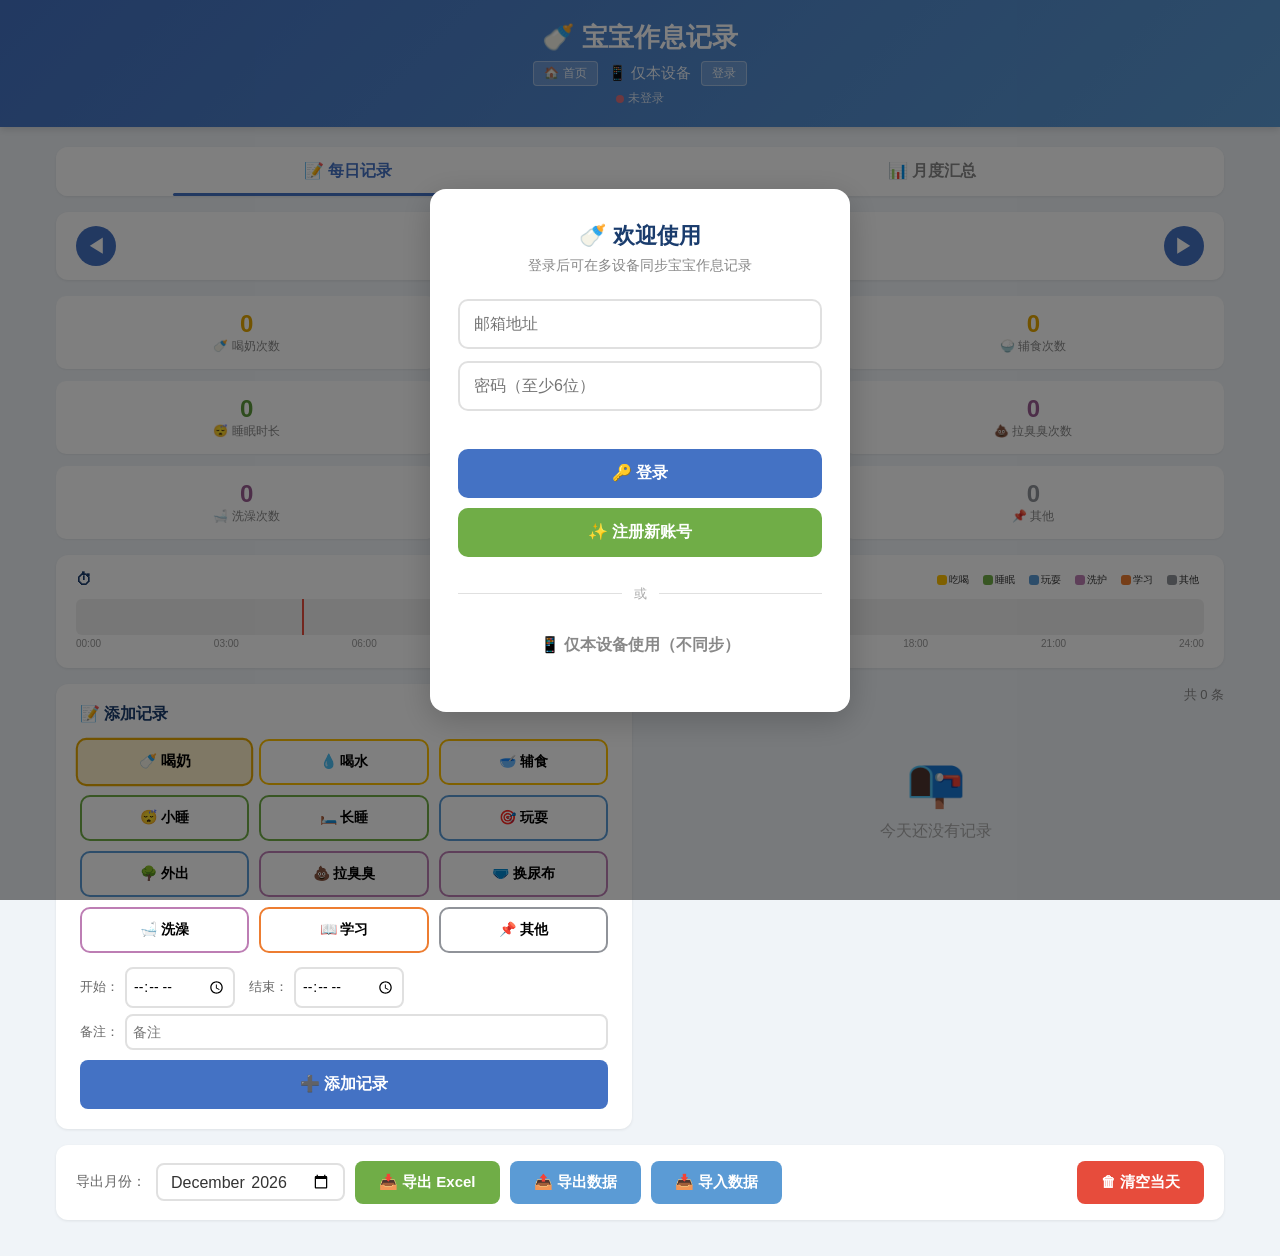
<file: baby-tracker/baby-tracker.html>
<!DOCTYPE html>
<html lang="zh-CN">
<head>
<meta charset="UTF-8">
<link rel="icon" href="data:image/svg+xml,<svg xmlns='http://www.w3.org/2000/svg' viewBox='0 0 100 100'><text y='.9em' font-size='90'>🍼</text></svg>">
<meta http-equiv="Content-Security-Policy" content="default-src 'self'; script-src 'self' https://cdn.sheetjs.com; connect-src 'self' https://jdlyqpvvfmsesdlicdbp.supabase.co wss://jdlyqpvvfmsesdlicdbp.supabase.co; style-src 'self' 'unsafe-inline'; img-src 'self' data:;">
<!-- 预连接 Supabase API 和 WebSocket 域名，加速首次请求 -->
<link rel="preconnect" href="https://jdlyqpvvfmsesdlicdbp.supabase.co">
<link rel="dns-prefetch" href="https://jdlyqpvvfmsesdlicdbp.supabase.co">
<!-- 预加载 Supabase SDK（懒加载的 199KB 脚本，提前下载不阻塞渲染） -->
<link rel="preload" href="../lib/supabase-js.min.js" as="script">
<meta name="viewport" content="width=device-width, initial-scale=1.0, maximum-scale=1.0, user-scalable=no">
<meta name="mobile-web-app-capable" content="yes">
<meta name="apple-mobile-web-app-status-bar-style" content="black-translucent">
<meta name="apple-mobile-web-app-title" content="作息记录">
<meta name="theme-color" content="#4472C4">
<link rel="manifest" href="../manifest.json">
<title>🍼 宝宝作息记录</title>

<!-- 样式优先加载，不阻塞渲染 -->
<link rel="stylesheet" href="../lib/common.css">
<link rel="stylesheet" href="baby-tracker.css">
<style>
/* ==================== 页面特有补充样式 ==================== */
/* body 额外属性（common.css 已有基础 body 样式） */
body{touch-action:manipulation;-ms-touch-action:manipulation}

/* Header 扩展 */
.header .month-display{font-size:15px;opacity:.9;display:flex;align-items:center;justify-content:center;gap:10px}
.logout-link{background:rgba(255,255,255,.2);color:#fff;border:1px solid rgba(255,255,255,.4);padding:3px 10px;border-radius:4px;font-size:12px;cursor:pointer;transition:background .2s;text-decoration:none;display:inline-block}
.logout-link:hover{background:rgba(255,255,255,.35)}
.header .sync-status{font-size:12px;margin-top:4px;opacity:.8;display:flex;align-items:center;justify-content:center;gap:4px}

/* Tab 栏 */
.tab-bar{display:flex;background:#fff;border-radius:12px;margin-bottom:16px;box-shadow:0 1px 3px rgba(0,0,0,.08);overflow:hidden}
.tab-bar button{flex:1;padding:14px 16px;border:none;background:#fff;font-size:16px;font-weight:600;color:#888;cursor:pointer;transition:all .2s;position:relative}
.tab-bar button:active{background:#f0f0f0}
.tab-bar button.active{color:#4472C4}
.tab-bar button.active::after{content:'';position:absolute;bottom:0;left:20%;right:20%;height:3px;background:#4472C4;border-radius:2px}

/* 布局 */
.container{max-width:1400px;width:95%;margin:0 auto;padding:20px 24px}

/* 日期导航 */
.date-nav{display:flex;align-items:center;justify-content:space-between;background:#fff;border-radius:12px;padding:14px 20px;margin-bottom:16px;box-shadow:0 1px 3px rgba(0,0,0,.08)}
.date-nav .date-center{display:flex;align-items:center;justify-content:center;gap:8px;flex:1;min-width:0}
.date-nav .date-text{font-size:22px;font-weight:700;color:#1A3C6D}
.date-nav .date-sub{font-size:13px;color:#888}
.date-nav button{background:#4472C4;color:#fff;border:none;width:40px;height:40px;border-radius:50%;font-size:20px;cursor:pointer;display:flex;align-items:center;justify-content:center;transition:background .2s;flex-shrink:0}
.date-nav button:hover{background:#3461A8}
.date-nav button:active{transform:scale(.95)}
.date-nav .refresh-btn{background:none;color:#4472C4;border:1px solid #ddd;font-size:16px;width:30px;height:30px;flex-shrink:0}
.date-nav .refresh-btn:hover{background:#E8EDF5;border-color:#4472C4}

/* 日期/月份：仅点击图标唤起选择器，input 透明覆盖图标位置，showPicker 定位正确 */
.date-nav .date-center{flex-wrap:nowrap}
.date-nav .date-pick-wrap{position:relative;display:inline-flex;align-items:center;gap:6px;padding:2px 10px;border-radius:8px;transition:background .15s;min-width:0}
.date-nav .date-pick-wrap:hover{background:#E8EDF5}
.date-nav .date-text{white-space:nowrap}
.date-nav .date-sub{white-space:nowrap}
.date-icon{font-size:16px;opacity:.85;flex-shrink:0}
.date-picker-input,.month-picker-input{position:absolute;left:0;top:0;width:36px;height:36px;opacity:0;border:0;padding:0;margin:0;background:transparent;cursor:pointer;-webkit-appearance:none;appearance:none;font-size:16px;z-index:1}
.month-summary-header .ms-title-wrap{position:relative;display:inline-flex;align-items:center;gap:6px;padding:2px 10px;border-radius:8px;transition:background .15s}
.month-summary-header .ms-title-wrap:hover{background:#E8EDF5}
.month-summary-header .ms-title{white-space:nowrap}

/* 添加记录卡片 */
.add-card{background:#fff;border-radius:12px;padding:20px 24px;margin-bottom:16px;box-shadow:0 1px 3px rgba(0,0,0,.08)}
.add-card h3{font-size:16px;color:#1A3C6D;margin-bottom:14px;display:flex;align-items:center;gap:6px}
.type-grid{display:grid;grid-template-columns:repeat(3,1fr);gap:10px;margin-bottom:14px}
.type-btn{padding:12px 8px;border:2px solid #e0e0e0;border-radius:10px;background:#fff;cursor:pointer;font-size:14px;font-weight:600;transition:all .2s;text-align:center}
.type-btn:hover{transform:translateY(-1px);box-shadow:0 2px 6px rgba(0,0,0,.1)}
.type-btn.active{transform:scale(1.05)}
.time-row{display:flex;gap:10px;align-items:center;flex-wrap:wrap}
.time-row label{font-size:14px;color:#666;white-space:nowrap}
.time-row input[type=time]{flex:1;min-width:120px;padding:12px 10px;border:2px solid #e0e0e0;border-radius:8px;font-size:16px;font-family:inherit}
.time-row input[type=time]:focus{border-color:#4472C4;outline:0}
.time-row input[type=text]{flex:1;min-width:80px;padding:12px 10px;border:2px solid #e0e0e0;border-radius:8px;font-size:16px;font-family:inherit}
.time-row input[type=text]:focus{border-color:#4472C4;outline:0}
.btn-primary{background:#4472C4;color:#fff;border:none;padding:12px 24px;border-radius:8px;font-size:15px;font-weight:600;cursor:pointer;transition:background .2s}
.btn-primary:hover{background:#3461A8}
.btn-primary:active{transform:scale(.97)}
.add-btn{width:100%;margin-top:10px;padding:14px;font-size:16px}

/* 今日记录 */
.today-section{margin-bottom:16px}
.today-header{display:flex;justify-content:space-between;align-items:center;margin-bottom:10px}
.today-header h3{font-size:16px;color:#1A3C6D}
.today-stats{font-size:13px;color:#888}
.record-list{display:flex;flex-direction:column;gap:8px}
.record-item{display:flex;align-items:center;background:#fff;border-radius:10px;padding:12px 16px;box-shadow:0 1px 2px rgba(0,0,0,.06);border-left:4px solid #ccc;gap:12px;transition:transform .15s}
.record-item:active{transform:scale(.99)}
.record-icon{font-size:28px;width:40px;text-align:center;flex-shrink:0}
.record-info{flex:1;min-width:0}
.record-type{font-size:15px;font-weight:600}
.record-time{font-size:13px;color:#888}
.record-detail{font-size:13px;color:#555}
.delete-btn{background:0 0;border:none;color:#ccc;font-size:20px;cursor:pointer;padding:6px 10px;border-radius:6px;transition:all .2s}
.delete-btn:hover{color:#E74C3C;background:#FEE}
.edit-btn{background:0 0;border:none;color:#ccc;font-size:18px;cursor:pointer;padding:6px 8px;border-radius:6px;transition:all .2s}
.edit-btn:hover{color:#4472C4;background:#E8EDF5}
.record-item.editing{background:#f8faff;border-left-width:6px;flex-wrap:wrap}
.record-edit-row{width:100%;display:flex;flex-direction:column;gap:8px;margin-top:10px;padding-top:10px;border-top:1px dashed #e0e0e0}
.record-edit-time-row{display:flex;gap:8px;align-items:center}
.record-edit-note-row{display:flex;gap:8px;align-items:center}
.record-edit-row label{font-size:13px;color:#666;white-space:nowrap}
.record-edit-row input{padding:8px 10px;border:2px solid #e0e0e0;border-radius:6px;font-size:14px;font-family:inherit}
.record-edit-row input:focus{border-color:#4472C4;outline:0}
.record-edit-row input[type=time]{width:110px;flex-shrink:0}
.record-edit-row input[type=text]{flex:1;min-width:0}
.record-edit-btns{display:flex;gap:8px}
.save-edit-btn{background:#70AD47;color:#fff;border:none;padding:8px 16px;border-radius:6px;font-size:14px;font-weight:600;cursor:pointer;white-space:nowrap;-webkit-appearance:none;appearance:none;-webkit-touch-callout:none;touch-action:manipulation}
.save-edit-btn:active{transform:scale(.97)}
.cancel-edit-btn{background:#ccc;color:#333;border:none;padding:8px 16px;border-radius:6px;font-size:14px;font-weight:600;cursor:pointer;white-space:nowrap;-webkit-appearance:none;appearance:none;-webkit-touch-callout:none;touch-action:manipulation}
.empty-state{text-align:center;padding:40px;color:#aaa}
.empty-state .emoji{font-size:48px;margin-bottom:10px}

/* 导出栏 */
.export-bar{background:#fff;border-radius:12px;padding:16px 20px;margin-bottom:16px;box-shadow:0 1px 3px rgba(0,0,0,.08);display:flex;gap:10px;align-items:center;flex-wrap:wrap}
.export-bar label{font-size:14px;color:#666;white-space:nowrap}
.export-bar input[type=month]{-webkit-appearance:none;appearance:none;box-sizing:border-box;padding:7px 12px;height:38px;line-height:1.2;border:2px solid #e0e0e0;border-radius:8px;font-size:16px;font-family:inherit;color:inherit}
.export-bar input[type=month]:focus{border-color:#4472C4;outline:0}
.btn-export{background:#70AD47;color:#fff;border:none;padding:12px 24px;border-radius:8px;font-size:15px;font-weight:600;cursor:pointer;transition:background .2s;white-space:nowrap}
.btn-export:hover{background:#5C9A3A}
.btn-export:active{transform:scale(.97)}

/* 当日概览 */
.summary-bar{display:grid;grid-template-columns:repeat(3,1fr);gap:12px;margin-bottom:16px}
.summary-item{background:#fff;border-radius:10px;padding:14px 10px;text-align:center;box-shadow:0 1px 2px rgba(0,0,0,.06)}
.summary-item .s-val{font-size:24px;font-weight:700}
.summary-item .s-label{font-size:12px;color:#888}

/* 时间轴 */
.timeline-wrap{background:#fff;border-radius:12px;padding:16px 20px;margin-bottom:16px;box-shadow:0 1px 3px rgba(0,0,0,.08)}
.timeline-header{display:flex;justify-content:space-between;align-items:center;margin-bottom:10px;gap:6px}
.timeline-header h3{font-size:16px;color:#1A3C6D;flex-shrink:0}
.timeline-legend{display:flex;gap:4px;flex-wrap:nowrap;flex-shrink:1;min-width:0;overflow:hidden}
.timeline-legend span{font-size:10px;display:flex;align-items:center;gap:2px;white-space:nowrap;flex-shrink:0;cursor:pointer;padding:2px 5px;border-radius:10px;transition:background .15s,opacity .15s}
.timeline-legend span:hover{background:#e8e8e8}
.timeline-legend span.dimmed{opacity:.35}
.timeline-dot{width:10px;height:10px;border-radius:3px;display:inline-block}
.timeline-bar{position:relative;height:36px;background:#f0f0f0;border-radius:6px;overflow:hidden;margin-top:4px}
.timeline-segment{position:absolute;top:0;height:100%;border-radius:3px;cursor:pointer;transition:opacity .15s;display:flex;align-items:center;justify-content:center;overflow:hidden;min-width:2px}
.timeline-segment:hover{opacity:.8}
.timeline-segment .seg-label{font-size:10px;color:#fff;font-weight:600;white-space:nowrap;text-shadow:0 1px 2px rgba(0,0,0,.3)}
.timeline-ticks{display:flex;justify-content:space-between;font-size:10px;color:#999;padding:3px 0}
.timeline-now{position:absolute;top:-2px;width:2px;height:40px;background:#E74C3C;border-radius:1px;z-index:2;transition:left 55s linear}

/* 月度汇总 */
.monthly-view{display:none}
.monthly-view.active{display:block}
.daily-view{display:block}
.daily-view.hidden{display:none}
.month-summary-header{display:flex;align-items:center;justify-content:space-between;background:#fff;border-radius:12px;padding:14px 20px;margin-bottom:16px;box-shadow:0 1px 3px rgba(0,0,0,.08)}
.month-summary-header .ms-title{font-size:20px;font-weight:700;color:#1A3C6D}
.month-summary-header button{background:#4472C4;color:#fff;border:none;width:36px;height:36px;border-radius:50%;font-size:18px;cursor:pointer;display:flex;align-items:center;justify-content:center}
.month-summary-header button:hover{background:#3461A8}
.month-summary-header button:active{transform:scale(.95)}
.ms-table-wrap{background:#fff;border-radius:12px;padding:12px 0;box-shadow:0 1px 3px rgba(0,0,0,.08);overflow-x:auto;-webkit-overflow-scrolling:touch;margin-bottom:16px}
.ms-table{width:100%;border-collapse:collapse;font-size:13px;min-width:1000px}
.ms-table th{background:#4472C4;color:#fff;padding:10px 6px;font-weight:600;text-align:center;white-space:nowrap}
.ms-table td{padding:8px 6px;text-align:center;border-bottom:1px solid #f0f0f0}
.ms-table td:first-child{font-weight:600;background:#E8EDF5;white-space:nowrap;position:sticky;left:0;z-index:1}
.ms-table .row-total td{font-weight:700;color:#1A3C6D;background:#D6E4F0!important;border-top:2px solid #4472C4}
.ms-table .row-avg td{font-weight:700;background:#E2EFDA!important;color:#2E7D32}

/* PC 宽屏 */
@media(min-width:769px){
  .pc-layout{display:flex;gap:16px;align-items:flex-start}
  .pc-left{flex:1;min-width:0}
  .pc-right{flex:1;min-width:0}
  .type-grid{grid-template-columns:repeat(3,1fr)}
  .time-row{flex-wrap:wrap;gap:4px 6px}
  .time-row label{font-size:13px}
  .time-row input[type=time]{flex:1;min-width:85px;max-width:110px;padding:8px 6px;font-size:14px}
  .time-row input[type=text]{min-width:60px;padding:8px 6px;font-size:14px}
  .export-bar{flex-wrap:wrap;gap:8px}
  .export-bar .btn-primary,.export-bar .btn-export{font-size:13px;padding:10px 14px}
  .ms-table{font-size:14px}
  .ms-table th{padding:12px 8px;font-size:14px}
  .ms-table td{padding:10px 8px;font-size:13px}
}
/* 宽屏 */
@media(min-width:1100px){
  .time-row input[type=time]{width:130px}
  .export-bar{flex-wrap:nowrap;gap:10px}
  .export-bar .btn-primary,.export-bar .btn-export{font-size:15px;padding:12px 24px}
}

/* 移动端 */
@media(max-width:768px){.container{padding:12px 16px;max-width:600px}.header{padding:12px 14px}.header h1{font-size:19px}.date-nav{padding:8px 10px;margin-bottom:8px}.date-nav .date-center{gap:4px}.date-nav .date-text{font-size:16px}.date-nav button{width:32px;height:32px;font-size:16px}.date-nav .refresh-btn{width:26px;height:26px;font-size:13px}.add-card{padding:12px 10px;margin-bottom:8px}.add-card h3{font-size:14px;margin-bottom:8px}.type-grid{grid-template-columns:repeat(3,1fr);gap:5px;margin-bottom:8px}.type-btn{font-size:12px;padding:10px 2px;border-radius:8px;min-height:42px;display:flex;align-items:center;justify-content:center}.time-row{gap:4px}.time-row label{font-size:12px}.time-row input[type=time]{min-width:78px;padding:8px 4px;font-size:14px}.time-row input[type=text]{min-width:60px;padding:8px 4px;font-size:14px}.add-btn{padding:12px;font-size:15px;margin-top:6px}.record-item{padding:8px 10px;gap:6px;border-radius:8px}.record-icon{font-size:20px;width:28px}.record-type{font-size:13px}.record-time{font-size:11px}.delete-btn{font-size:16px;padding:6px 10px;min-width:36px;min-height:36px;display:flex;align-items:center;justify-content:center}.edit-btn{font-size:14px;min-width:30px;min-height:30px}.record-edit-row{gap:4px}.record-edit-row label{font-size:11px}.record-edit-row input[type=time]{width:90px;font-size:12px}.record-edit-row input[type=text]{font-size:12px}.save-edit-btn,.cancel-edit-btn{font-size:12px;padding:6px 10px}.summary-bar{gap:5px;margin-bottom:8px}.summary-item{padding:8px 4px;border-radius:8px}.summary-item .s-val{font-size:15px}.summary-item .s-label{font-size:9px}.export-bar{flex-direction:column;align-items:stretch;gap:6px;padding:10px 12px}.export-bar label{font-size:12px}.export-bar input[type=month]{width:100%}.btn-export,.export-bar .btn-primary{width:100%;text-align:center}.tab-bar button{font-size:13px;padding:10px 4px}.month-summary-header{padding:8px 12px;margin-bottom:8px}.month-summary-header .ms-title{font-size:16px}.ms-table{font-size:10px;min-width:600px}.timeline-header h3{font-size:13px}.timeline-legend{gap:4px}.timeline-legend span{font-size:10px;gap:2px}}

/* iOS 14.4 及以下 flex gap 回退（微信内置浏览器常见） */
@supports not (gap:1px){.header .month-display>*+*{margin-left:10px}.header .sync-status>*+*{margin-left:4px}.date-nav .date-center>*+*{margin-left:8px}.add-card h3>*+*{margin-left:6px}.time-row>*+*{margin-left:10px}.record-list>*+*{margin-top:8px}.record-item>*+*{margin-left:12px}.record-item.editing>*+*{margin-left:0}.record-edit-row>*+*{margin-top:8px}.record-edit-time-row>*+*{margin-left:8px}.record-edit-note-row>*+*{margin-left:8px}.record-edit-btns>*+*{margin-left:8px}.summary-bar>*+*{margin-left:12px}.export-bar>*+*{margin-top:10px}.timeline-legend>*+*{margin-left:4px}.timeline-legend span>*+*{margin-left:2px}@media(max-width:768px){.date-nav .date-center>*+*{margin-left:4px}.time-row>*+*{margin-left:4px}.record-item>*+*{margin-left:6px}.record-edit-row>*+*{margin-top:4px}.summary-bar>*+*{margin-left:5px}.export-bar>*+*{margin-top:6px}.timeline-legend>*+*{margin-left:4px}}}
</style>
</head>
<body>

<div class="header">
  <h1>🍼 宝宝作息记录</h1>
  <div class="month-display">
    <a class="logout-link" href="../index.html">🏠 首页</a>
    <span id="monthDisplayText"></span>
    <button class="logout-link" id="loginLink" data-action="login">登录</button>
    <button class="logout-link" id="logoutLink" data-action="logout" style="display:none">退出登录</button>
  </div>
  <div class="sync-status" id="syncStatus">
    <span class="sync-dot offline"></span>
    <span id="syncText">未登录</span>
  </div>
</div>

<div class="container">
  <div class="tab-bar">
    <button id="tabDaily" class="active" data-action="tab-daily">📝 每日记录</button>
    <button id="tabMonthly" data-action="tab-monthly">📊 月度汇总</button>
  </div>

  <div class="daily-view" id="dailyView">
    <div class="date-nav">
      <button data-action="prev-date">◀</button>
      <div class="date-center">
        <div class="date-pick-wrap" title="点击日历图标选择日期">
          <input type="date" id="datePickerInput" class="date-picker-input" aria-label="选择日期">
          <span class="date-icon" id="dateIcon" title="选择日期">📅</span>
          <span class="date-text" id="dateText"></span><span class="date-sub" id="dateSub"></span>
        </div>
        <button class="refresh-btn" id="refreshBtn" data-action="refresh" style="display:none" title="刷新当天数据">🔄</button>
      </div>
      <button data-action="next-date">▶</button>
    </div>

    <div class="summary-bar" id="summaryBar"></div>

    <div class="timeline-wrap" id="timelineWrap">
      <div class="timeline-header">
        <h3>⏱</h3>
        <div class="timeline-legend" id="timelineLegend">
          <span data-action="filter-he" data-cat="he"><i class="timeline-dot he"></i>吃喝</span>
          <span data-action="filter-shui" data-cat="shui"><i class="timeline-dot shui"></i>睡眠</span>
          <span data-action="filter-wan" data-cat="wan"><i class="timeline-dot wan"></i>玩耍</span>
          <span data-action="filter-xihu" data-cat="xihu"><i class="timeline-dot xihu"></i>洗护</span>
          <span data-action="filter-xuexi" data-cat="xuexi"><i class="timeline-dot xuexi"></i>学习</span>
          <span data-action="filter-zidingyi" data-cat="zidingyi"><i class="timeline-dot zidingyi"></i>其他</span>
        </div>
      </div>
      <div class="timeline-bar" id="timelineBar">
        <div class="timeline-now" id="timelineNow"></div>
      </div>
      <div class="timeline-ticks">
        <span>00:00</span><span>03:00</span><span>06:00</span><span>09:00</span><span>12:00</span><span>15:00</span><span>18:00</span><span>21:00</span><span>24:00</span>
      </div>
    </div>

    <div class="pc-layout">
    <div class="pc-left">
    <div class="add-card">
      <h3>📝 添加记录</h3>
      <div class="type-grid" id="typeGrid"></div>
      <div class="time-row">
        <label>开始：</label>
        <input type="time" id="startTime" step="60">
        <label style="margin-left:8px">结束：</label>
        <input type="time" id="endTime" step="60">
      </div>
      <div class="time-row" style="margin-top:6px;display:none" id="customTypeRow">
        <label for="customTypeInput">类型：</label>
        <input type="text" id="customTypeInput" placeholder="请输入自定义类型">
      </div>
      <div class="time-row" style="margin-top:6px;">
        <label for="detail">备注：</label>
        <input type="text" id="detail" placeholder="备注">
      </div>
      <button class="btn-primary add-btn" data-action="add-record">➕ 添加记录</button>
    </div>
    </div>

    <div class="pc-right">
    <div class="today-section">
      <div class="today-header">
        <h3>📋 今日记录</h3>
        <span class="today-stats" id="todayStats"></span>
      </div>
      <div class="record-list" id="recordList"></div>
    </div>
    </div>
    </div>

    <div class="export-bar">
      <label>导出月份：</label>
      <input type="month" id="exportMonth">
      <button class="btn-export" data-action="export-excel">📥 导出 Excel</button>
      <button class="btn-primary" data-action="export-data" style="background:#5B9BD5;">📤 导出数据</button>
      <button class="btn-primary" data-action="import-file" style="background:#5B9BD5;">📥 导入数据</button>
      <input type="file" id="importFile" accept=".json" style="display:none">
      <button class="btn-primary" data-action="clear-day" style="background:#E74C3C;margin-left:auto;">🗑 清空当天</button>
    </div>
  </div>

  <div class="monthly-view" id="monthlyView">
    <div class="month-summary-header">
      <button data-action="prev-month">◀</button>
      <div class="ms-title-wrap" title="点击日历图标选择月份">
        <input type="month" id="monthPickerInput" class="month-picker-input" aria-label="选择月份">
        <span class="date-icon" id="monthIcon" title="选择月份">📅</span>
        <span class="ms-title" id="msTitle">2026年6月</span>
      </div>
      <button data-action="next-month">▶</button>
    </div>
    <div class="ms-table-wrap">
      <table class="ms-table" id="msTable"></table>
    </div>
    <div class="export-bar" style="margin-top:0;">
      <button class="btn-export" data-action="export-excel">📥 导出 Excel</button>
      <button class="btn-primary" data-action="export-data" style="background:#5B9BD5;">📤 导出数据</button>
    </div>
  </div>
</div>

<!-- 登录弹窗容器（兼容 iOS / 微信环境） -->
<div id="loginModalContainer" data-sub="登录后可在多设备同步宝宝作息记录"></div>

<!-- 脚本放在底部，避免阻塞 DOM 解析和首屏渲染 -->
<script src="../lib/common-bundle.js?v=2.49"></script>
    <script src="page-bundle.js?v=15"></script>
</body>
</html>
</file>
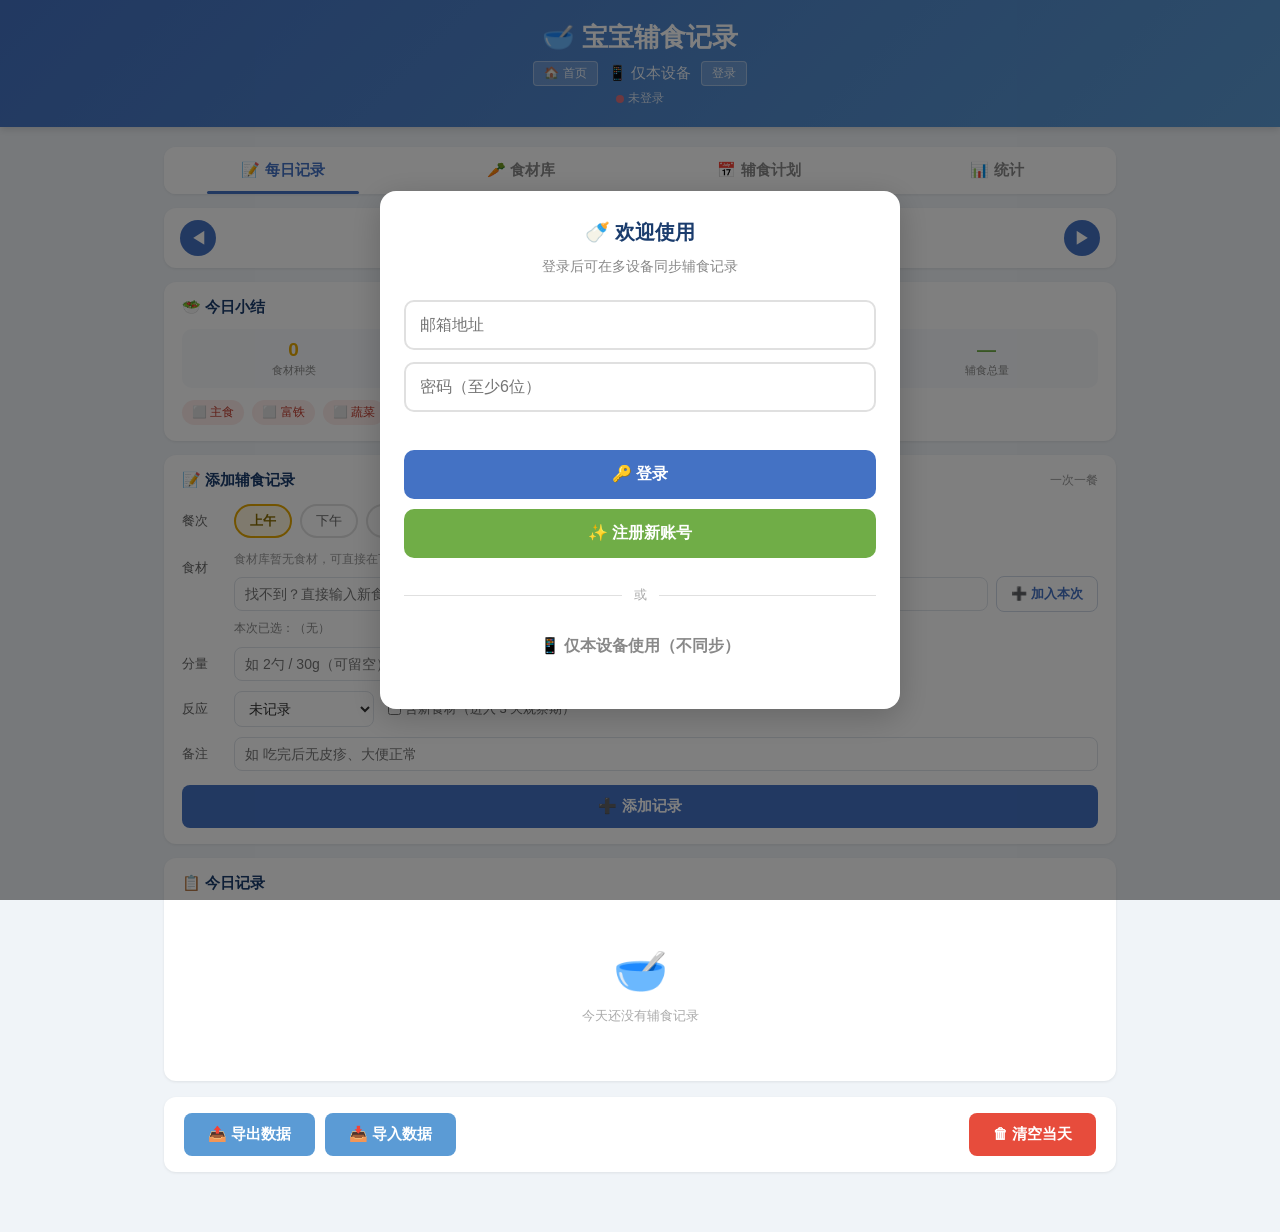
<file: food-tracker/food-tracker.html>
<!DOCTYPE html>
<html lang="zh-CN">
<head>
<meta charset="UTF-8">
<link rel="icon" href="data:image/svg+xml,<svg xmlns='http://www.w3.org/2000/svg' viewBox='0 0 100 100'><text y='.9em' font-size='90'>🥣</text></svg>">
<meta http-equiv="Content-Security-Policy" content="default-src 'self'; script-src 'self' https://cdn.sheetjs.com; connect-src 'self' https://jdlyqpvvfmsesdlicdbp.supabase.co wss://jdlyqpvvfmsesdlicdbp.supabase.co; style-src 'self' 'unsafe-inline'; img-src 'self' data:;">
<link rel="preconnect" href="https://jdlyqpvvfmsesdlicdbp.supabase.co">
<link rel="dns-prefetch" href="https://jdlyqpvvfmsesdlicdbp.supabase.co">
<link rel="preload" href="../lib/supabase-js.min.js" as="script">
<meta name="viewport" content="width=device-width, initial-scale=1.0, maximum-scale=1.0, user-scalable=no">
<meta name="mobile-web-app-capable" content="yes">
<meta name="apple-mobile-web-app-status-bar-style" content="black-translucent">
<meta name="apple-mobile-web-app-title" content="辅食记录">
<meta name="theme-color" content="#4472C4">
<link rel="manifest" href="../manifest.json">
<title>🥣 宝宝辅食记录</title>

<link rel="stylesheet" href="../lib/common.css">
<link rel="stylesheet" href="food-tracker.css">
</head>
<body>

<div class="header">
  <h1>🥣 宝宝辅食记录</h1>
  <div class="month-display">
    <a class="logout-link" href="../index.html">🏠 首页</a>
    <span id="monthDisplayText"></span>
    <button class="logout-link" id="loginLink" data-action="login">登录</button>
    <button class="logout-link" id="logoutLink" data-action="logout" style="display:none">退出登录</button>
  </div>
  <div class="sync-status" id="syncStatus">
    <span class="sync-dot offline"></span>
    <span id="syncText">未登录</span>
  </div>
</div>

<div class="container">
  <!-- Tab 栏 -->
  <div class="tab-bar">
    <button class="active" data-action="tab" data-tab="daily">📝 每日记录</button>
    <button data-action="tab" data-tab="lib">🥕 食材库</button>
    <button data-action="tab" data-tab="plan">📅 辅食计划</button>
    <button data-action="tab" data-tab="stats">📊 统计</button>
  </div>

  <!-- ==================== Tab1 每日记录 ==================== -->
  <div class="tab-page" id="page-daily">
    <div class="date-nav">
      <button data-action="prev-date" title="前一天">◀</button>
      <div class="date-center">
        <div class="date-pick-wrap" title="点击日历图标选择日期">
          <input type="date" id="datePickerInput" class="date-picker-input" aria-label="选择日期">
          <span class="date-icon" title="选择日期">📅</span>
          <span class="date-text" id="dateText"></span>
          <span class="date-sub" id="dateSub"></span>
        </div>
        <button class="refresh-btn" id="refreshBtn" data-action="refresh-day" style="display:none" title="刷新当天数据">🔄</button>
      </div>
      <button data-action="next-date" title="后一天">▶</button>
    </div>

    <div class="card">
      <h3>🥗 今日小结</h3>
      <div class="summary-bar" id="daySummary"></div>
      <div class="struct-bar" id="dayStruct"></div>
    </div>

    <div class="card">
      <h3>📝 添加辅食记录 <span class="hint">一次一餐</span></h3>
      <div class="form-row">
        <label>餐次</label>
        <div class="chips" id="mealChips"></div>
        <input type="time" id="addMealTime" step="60" value="10:00">
      </div>
      <div class="form-row align-top">
        <label class="pt6">食材</label>
        <div class="grow">
          <div class="chips" id="addIngChips"></div>
          <div class="form-row" style="margin:8px 0 0">
            <input type="text" id="addNewIngInput" placeholder="找不到？直接输入新食材名，如 牛肉泥">
            <button class="btn-line" data-action="add-draft-ing">➕ 加入本次</button>
          </div>
          <div class="picked-line" id="addPicked"></div>
        </div>
      </div>
      <div class="form-row">
        <label>分量</label>
        <input type="text" id="addAmount" class="w220" placeholder="如 2勺 / 30g（可留空）">
        <label class="auto">性状</label>
        <div class="chips" id="textureChips"></div>
      </div>
      <div class="form-row">
        <label>反应</label>
        <select id="addReaction" class="w140">
          <option value="">未记录</option>
          <option value="正常">正常</option>
          <option value="拒食">拒食</option>
          <option value="疑似过敏">疑似过敏</option>
          <option value="过敏">过敏</option>
        </select>
        <label class="auto checkbox"><input type="checkbox" id="addIsNew"> 含新食材（进入 3 天观察期）</label>
      </div>
      <div class="form-row">
        <label>备注</label>
        <input type="text" id="addNote" placeholder="如 吃完后无皮疹、大便正常">
      </div>
      <button class="btn-primary full" data-action="add-record">➕ 添加记录</button>
    </div>

    <div class="card">
      <h3>📋 今日记录 <span class="hint" id="dayCount"></span></h3>
      <div class="record-list" id="recordList"></div>
    </div>

    <div class="export-bar">
      <button class="btn-primary" data-action="export-json" style="background:#5B9BD5;">📤 导出数据</button>
      <button class="btn-primary" data-action="import-json" style="background:#5B9BD5;">📥 导入数据</button>
      <input type="file" id="importFile" accept=".json" style="display:none">
      <button class="btn-primary" data-action="clear-day" style="background:#E74C3C;margin-left:auto;">🗑 清空当天</button>
    </div>
  </div>

  <!-- ==================== Tab2 食材库 ==================== -->
  <div class="tab-page" id="page-lib" style="display:none">
    <div class="stats-bar" id="ingStats"></div>

    <div class="toolbar">
      <div class="chips" id="ingFilterChips">
        <button class="chip sm active" data-action="filter-ing" data-filter="all">全部</button>
        <button class="chip sm" data-action="filter-ing" data-filter="accepted">已接受</button>
        <button class="chip sm" data-action="filter-ing" data-filter="observing">观察中</button>
        <button class="chip sm" data-action="filter-ing" data-filter="planned">计划中</button>
        <button class="chip sm" data-action="filter-ing" data-filter="allergic">过敏</button>
        <button class="chip sm" data-action="filter-ing" data-filter="paused">暂停</button>
      </div>
      <button class="btn-amber" data-action="open-ing-modal" data-name="">➕ 添加食材</button>
    </div>

    <div class="card">
      <div id="ingList"></div>
    </div>

    <div class="card">
      <h3>✨ 推荐食材库 <span class="hint">点一下加入食材库（状态：计划中）</span></h3>
      <div id="presetBox"></div>
    </div>
  </div>

  <!-- ==================== Tab3 辅食计划 ==================== -->
  <div class="tab-page" id="page-plan" style="display:none">
    <div class="card">
      <h3>✨ 智能生成计划 <span class="hint">基于食材库 + 观察期 + 过敏排除</span></h3>
      <div class="form-row">
        <label>范围</label>
        <div class="chips" id="planRangeChips">
          <button class="chip" data-action="plan-range" data-days="3">未来 3 天</button>
          <button class="chip active" data-action="plan-range" data-days="7">未来 7 天</button>
        </div>
        <label class="auto">每天</label>
        <select id="planMealsPerDay" class="w110">
          <option value="1">1 餐</option>
          <option value="2" selected>2 餐</option>
          <option value="3">3 餐</option>
        </select>
      </div>
      <div class="form-row">
        <label class="auto checkbox"><input type="checkbox" id="planRuleNew" checked> 每 3 天只引入 1 种新食材</label>
        <label class="auto checkbox"><input type="checkbox" id="planRuleIron" checked> 优先富铁食材</label>
        <label class="auto checkbox"><input type="checkbox" id="planRuleExclude" checked> 自动排除过敏食材</label>
      </div>
      <div class="form-row align-top">
        <label class="pt6">待引入</label>
        <div class="grow">
          <div class="chips" id="planNewIngChips"></div>
          <div class="picked-line">
            <span id="planPickLine"></span>
            <button class="btn-line" data-action="plan-pick-all">全选</button>
            <button class="btn-line" data-action="plan-pick-none">清空</button>
          </div>
        </div>
      </div>
      <button class="btn-primary full" data-action="gen-plan">✨ 生成计划（覆盖未执行的计划项）</button>
      <div class="tip" style="margin-top:12px">
        <b>推荐规则：</b>① 观察期优先——新食材添加后 3 天内继续吃它、不加新食材；② 观察期结束每 3 天引入 1 种新食材；③ 已接受食材按「最久没吃」轮换；④ 每餐保证 <b>主食 + 富铁 + 蔬菜</b> 结构，水果放加餐；⑤ 高致敏食材（蛋清/牛奶/大豆/海鲜/坚果）单独安排在上午，便于观察；⑥ 1 岁内不加盐、糖、蜂蜜。
      </div>
      <div class="tip warn" id="planExcludeTip" style="margin-top:8px"></div>
    </div>

    <div id="planList"></div>
  </div>

  <!-- ==================== Tab4 统计 ==================== -->
  <div class="tab-page" id="page-stats" style="display:none">
    <div class="range-bar">
      <span class="range-label">统计范围</span>
      <div class="chips" id="statRangeChips">
        <button class="chip sm" data-action="stat-range" data-days="7">近 7 天</button>
        <button class="chip sm active" data-action="stat-range" data-days="30">近 30 天</button>
        <button class="chip sm" data-action="stat-range" data-days="0">全部</button>
      </div>
      <span class="range-sep">或</span>
      <div class="range-pick">
        <input type="date" id="statFrom" aria-label="开始日期">
        <span>至</span>
        <input type="date" id="statTo" aria-label="结束日期">
      </div>
      <span class="range-span" id="statSpan"></span>
    </div>

    <div class="kpi-grid" id="kpiGrid"></div>

    <div class="card">
      <h3>🌱 食材覆盖 <span class="hint">已接受 / 目标种类</span></h3>
      <div id="coverBars"></div>
      <div class="tip" style="margin-top:10px">目标是「不追求种类多，而是分类全」：优先补齐 <b>富铁（肉/肝）</b> 与 <b>蔬菜</b>，蛋类等高致敏食材单独安排。</div>
    </div>

    <div class="card">
      <h3>🥗 每日食材多样性 <span class="hint" id="divChartHint"></span></h3>
      <div class="chart" id="divChart"></div>
      <div class="chart-x" id="divChartX"></div>
      <div class="chart-legend"><span>🟨 当天含新食材</span><span>🟦 仅已接受食材</span></div>
    </div>

    <div class="card">
      <h3>🏆 高频食材 Top 8 <span class="hint">区间内 · 出现天数</span></h3>
      <div id="topBars"></div>
    </div>

    <div class="card">
      <h3>🧩 营养结构达标率 <span class="hint" id="structHint"></span></h3>
      <div id="structBars"></div>
      <div class="tip" style="margin-top:10px">达标口径：当天任一餐记录里出现该类别食材。1 岁内建议每餐都有 <b>主食 + 富铁</b>，蔬菜与水果每天覆盖。</div>
    </div>

    <div class="card">
      <h3>🆕 新食材引入节奏 <span class="hint" id="timelineHint"></span></h3>
      <div id="timeline"></div>
    </div>

    <div class="card">
      <h3>📆 记录坚持度 <span class="hint" id="heatSummary"></span></h3>
      <div class="heat" id="heat"></div>
      <div class="heat-legend" id="heatLegend"></div>
    </div>

    <div class="card">
      <h3>🩺 进食反应</h3>
      <div class="al-list" id="reactionList"></div>
    </div>

    <div class="card">
      <h3>💡 洞察与建议 <span class="hint">本地规则生成 · 无需联网</span></h3>
      <div class="tip" id="insight"></div>
    </div>
  </div>
</div>

<!-- ==================== 记录编辑弹窗 ==================== -->
<div class="modal-overlay" id="foodModal">
  <div class="modal-box wide">
    <h2 id="foodModalTitle">编辑记录</h2>
    <div class="modal-form">
      <div class="modal-row">
        <label>餐次：</label>
        <select id="fmMeal">
          <option value="上午">上午</option>
          <option value="下午">下午</option>
          <option value="晚餐">晚餐</option>
          <option value="加餐">加餐</option>
        </select>
        <label class="label-secondary">时间：</label>
        <input type="time" id="fmTime" step="60">
      </div>
      <div class="modal-row align-top">
        <label class="pt6">食材：</label>
        <div class="grow">
          <div class="chips" id="fmIngChips"></div>
          <div class="modal-row" style="margin:8px 0 0">
            <input type="text" id="fmNewIng" placeholder="输入新食材名">
            <button class="btn-line" data-action="fm-add-ing">加入</button>
          </div>
        </div>
      </div>
      <div class="modal-row">
        <label>分量：</label>
        <input type="text" id="fmAmount" placeholder="如 2勺 / 30g">
        <label class="label-secondary">性状：</label>
        <select id="fmTexture">
          <option value="">未记录</option>
          <option value="泥糊">泥糊</option>
          <option value="稠糊">稠糊</option>
          <option value="颗粒">颗粒</option>
          <option value="小块">小块</option>
          <option value="手指食物">手指食物</option>
        </select>
      </div>
      <div class="modal-row">
        <label>状态：</label>
        <select id="fmStatus">
          <option value="done">✅ 已喂</option>
          <option value="planned">🕘 计划中</option>
        </select>
        <label class="label-secondary">反应：</label>
        <select id="fmReaction">
          <option value="">未记录</option>
          <option value="正常">正常</option>
          <option value="拒食">拒食</option>
          <option value="疑似过敏">疑似过敏</option>
          <option value="过敏">过敏</option>
        </select>
      </div>
      <div class="modal-row">
        <label>备注：</label>
        <input type="text" id="fmNote" placeholder="可选">
      </div>
      <div class="modal-row">
        <label class="auto checkbox"><input type="checkbox" id="fmIsNew"> 含新食材（进入 3 天观察期）</label>
      </div>
    </div>
    <div class="modal-btns">
      <button class="btn-cancel" data-action="food-modal-cancel">取消</button>
      <button class="btn-cancel danger" data-action="food-modal-delete">🗑 删除</button>
      <button class="btn-save" data-action="food-modal-save">💾 保存</button>
    </div>
  </div>
</div>

<!-- ==================== 食材编辑弹窗 ==================== -->
<div class="modal-overlay" id="ingModal">
  <div class="modal-box">
    <h2 id="ingModalTitle">添加食材</h2>
    <div class="modal-form">
      <div class="modal-row">
        <label>名称：</label>
        <input type="text" id="imName" placeholder="如 南瓜泥">
      </div>
      <div class="modal-row">
        <label>分类：</label>
        <select id="imCategory">
          <option value="谷物">🌾 谷物</option>
          <option value="蔬菜">🥬 蔬菜</option>
          <option value="水果">🍎 水果</option>
          <option value="肉类">🥩 肉类</option>
          <option value="蛋类">🥚 蛋类</option>
          <option value="水产">🐟 水产</option>
          <option value="豆类">🫘 豆类</option>
          <option value="油脂">🧈 油脂</option>
          <option value="其他">🍽️ 其他</option>
        </select>
        <label class="label-secondary">首次添加：</label>
        <input type="date" id="imFirstTry">
      </div>
      <div class="modal-row">
        <label>状态：</label>
        <select id="imStatus">
          <option value="planned">🕘 计划中</option>
          <option value="observing">⏳ 观察中</option>
          <option value="accepted">✅ 已接受</option>
          <option value="allergic">🚫 过敏</option>
          <option value="paused">⏸️ 暂停</option>
        </select>
        <label class="label-secondary">致敏风险：</label>
        <select id="imRisk">
          <option value="low">低</option>
          <option value="medium">中</option>
          <option value="high">高</option>
        </select>
      </div>
      <div class="modal-row">
        <label>备注：</label>
        <input type="text" id="imNote" placeholder="如 9-25 皮疹">
      </div>
      <div class="modal-row">
        <label class="auto checkbox"><input type="checkbox" id="imIron"> 🩸 富铁食材</label>
      </div>
    </div>
    <div class="modal-btns">
      <button class="btn-cancel" data-action="ing-modal-cancel">取消</button>
      <button class="btn-cancel danger" id="imDeleteBtn" data-action="ing-modal-delete">🗑 删除</button>
      <button class="btn-save" data-action="ing-modal-save">💾 保存</button>
    </div>
  </div>
</div>

<!-- 登录弹窗容器 -->
<div id="loginModalContainer" data-sub="登录后可在多设备同步辅食记录"></div>

<script src="../lib/common-bundle.js?v=2.49"></script>
<script src="food-tracker.js?v=1"></script>
</body>
</html>
</file>
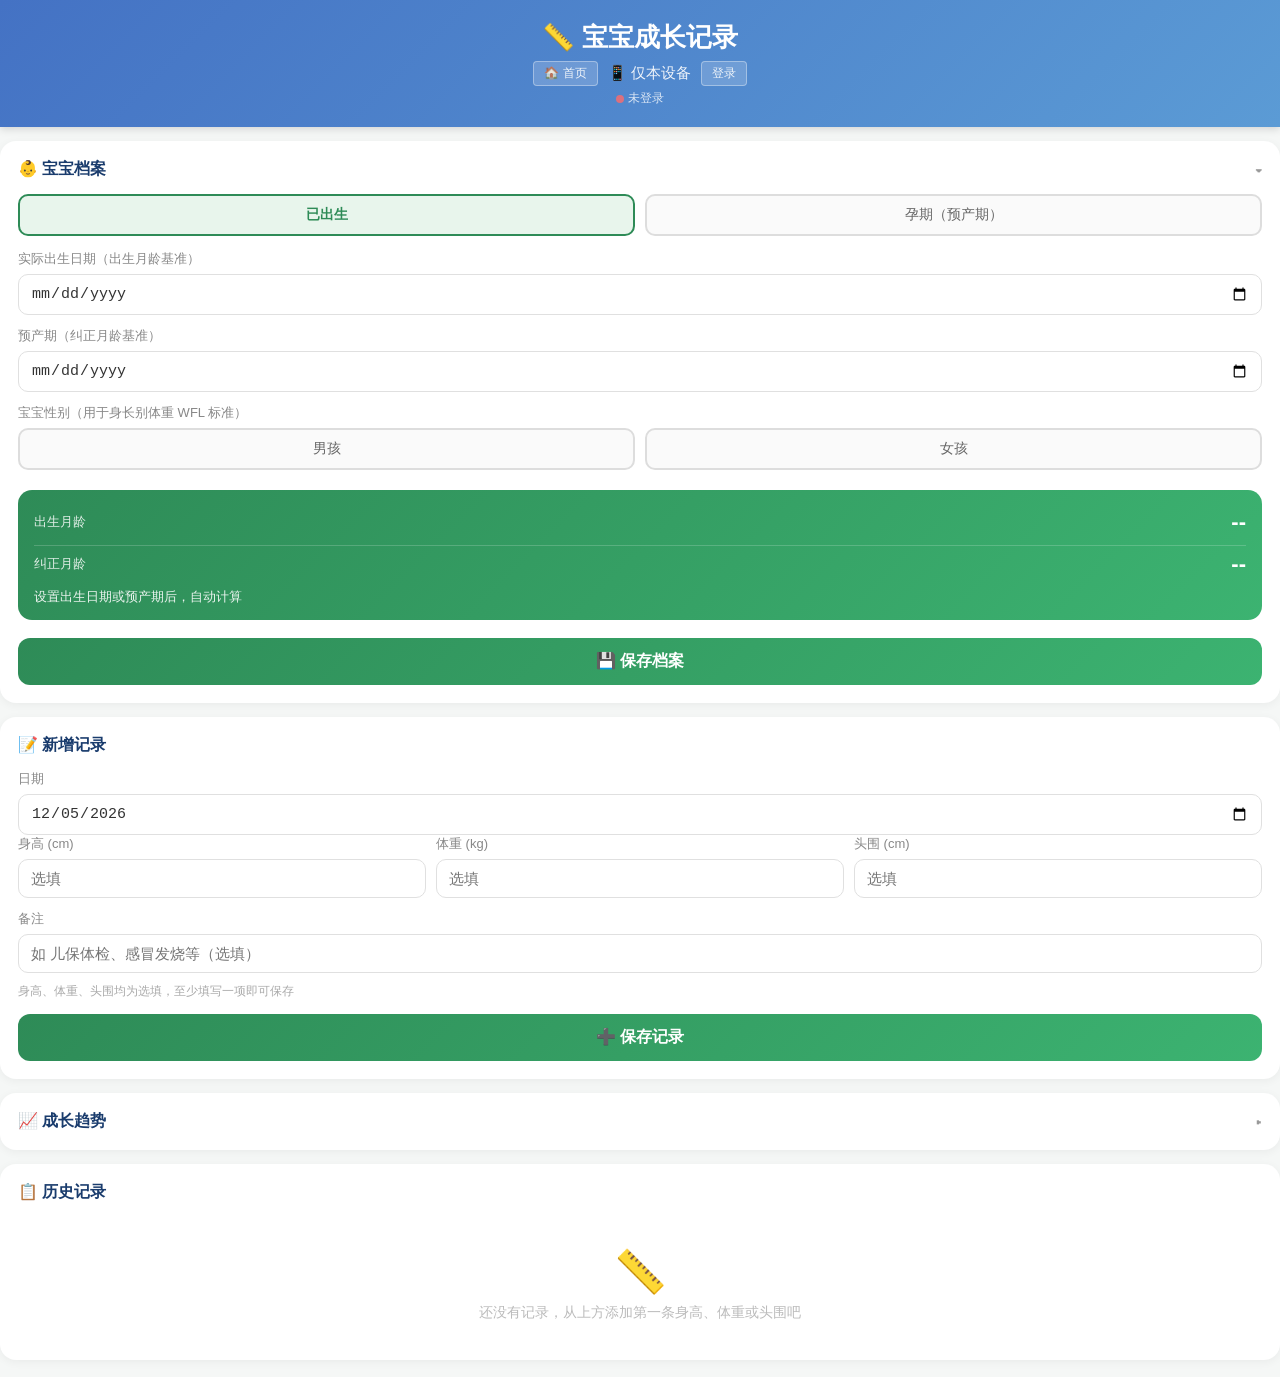
<file: growth-tracker/growth-tracker.html>
<!DOCTYPE html>
<html lang="zh-CN">
<head>
<meta charset="UTF-8">
<link rel="icon" href="data:image/svg+xml,<svg xmlns='http://www.w3.org/2000/svg' viewBox='0 0 100 100'><text y='.9em' font-size='90'>📏</text></svg>">
<meta http-equiv="Content-Security-Policy" content="default-src 'self'; script-src 'self' https://cdn.sheetjs.com; connect-src 'self' https://jdlyqpvvfmsesdlicdbp.supabase.co wss://jdlyqpvvfmsesdlicdbp.supabase.co; style-src 'self' 'unsafe-inline'; img-src 'self' data:;">
<!-- 预连接 Supabase API 和 WebSocket 域名，加速首次请求 -->
<link rel="preconnect" href="https://jdlyqpvvfmsesdlicdbp.supabase.co">
<link rel="dns-prefetch" href="https://jdlyqpvvfmsesdlicdbp.supabase.co">
<!-- 预加载 Supabase SDK（懒加载的 199KB 脚本，提前下载不阻塞渲染） -->
<link rel="preload" href="../lib/supabase-js.min.js" as="script">
<meta name="viewport" content="width=device-width, initial-scale=1.0, maximum-scale=1.0, user-scalable=no">
<meta name="mobile-web-app-capable" content="yes">
<meta name="apple-mobile-web-app-status-bar-style" content="black-translucent">
<meta name="apple-mobile-web-app-title" content="成长记录">
<meta name="theme-color" content="#4472C4">
<link rel="manifest" href="../manifest.json">
<title>📏 宝宝成长记录</title>

<!-- 样式优先加载，不阻塞渲染 -->
<link rel="stylesheet" href="../lib/common.css">
<link rel="stylesheet" href="growth-tracker.css?v=9">
</head>
<body>

<div class="header">
  <h1>📏 宝宝成长记录</h1>
  <div class="month-display">
    <a class="logout-link" href="../index.html">🏠 首页</a>
    <span id="userDisplayText"></span>
    <button class="logout-link" id="loginLink" data-action="login">登录</button>
    <button class="logout-link" id="logoutLink" data-action="logout" style="display:none">退出登录</button>
  </div>
  <div class="sync-status" id="syncStatus">
    <span class="sync-dot offline"></span>
    <span id="syncText">未登录</span>
  </div>
</div>

<div class="container">

  <!-- 宝宝档案 / 月龄基准（已存在时默认折叠，只展示当前月龄） -->
  <div class="card profile-card">
    <div class="card-title collapsible" data-action="toggle-profile">
      <span>👶 宝宝档案</span>
      <span class="collapse-arrow" id="profileArrow">▾</span>
    </div>
    <div class="profile-summary" id="profileSummary" style="display:none">
      <div class="profile-summary-row">
        <span class="profile-summary-label">当前月龄</span>
        <span class="profile-summary-value" id="profileSummaryValue">--</span>
      </div>
      <div class="profile-summary-row">
        <span class="profile-summary-label">纠正月龄</span>
        <span class="profile-summary-value" id="profileSummaryDueValue">--</span>
      </div>
    </div>
    <div class="profile-body" id="profileBody">
      <div class="birth-type-row">
        <label class="radio-pill">
          <input type="radio" name="birthType" value="actual" data-action="birth-type" checked>
          <span>已出生</span>
        </label>
        <label class="radio-pill">
          <input type="radio" name="birthType" value="due" data-action="birth-type">
          <span>孕期（预产期）</span>
        </label>
      </div>
      <div class="profile-field">
        <label for="birthDate">实际出生日期（出生月龄基准）</label>
        <input type="date" id="birthDate" data-action="profile-change">
      </div>
      <div class="profile-field">
        <label for="dueDate">预产期（纠正月龄基准）</label>
        <input type="date" id="dueDate" data-action="profile-change">
      </div>
      <div class="profile-field sex-row">
        <label>宝宝性别（用于身长别体重 WFL 标准）</label>
        <div class="birth-type-row">
          <label class="radio-pill">
            <input type="radio" name="babySex" value="boy">
            <span>男孩</span>
          </label>
          <label class="radio-pill">
            <input type="radio" name="babySex" value="girl">
            <span>女孩</span>
          </label>
        </div>
      </div>
      <div class="age-panel">
        <div class="age-row">
          <span class="age-label">出生月龄</span>
          <span class="age-value" id="ageValue">--</span>
        </div>
        <div class="age-row">
          <span class="age-label">纠正月龄</span>
          <span class="age-value" id="ageDueValue">--</span>
        </div>
        <div class="age-desc" id="ageDesc">设置出生日期或预产期后，自动计算</div>
      </div>
      <button class="btn-primary btn-save-profile" data-action="save-profile">💾 保存档案</button>
    </div>
  </div>

  <!-- 新增身高体重头围记录 -->
  <div class="card add-card">
    <h3 class="card-title">📝 新增记录</h3>
    <div class="measure-row">
      <div class="measure-field">
        <label for="recordDate">日期</label>
        <input type="date" id="recordDate">
      </div>
    </div>
    <div class="measure-row">
      <div class="measure-field">
        <label for="heightInput">身高 (cm)</label>
        <input type="number" id="heightInput" step="0.1" min="0" max="250" placeholder="选填">
      </div>
      <div class="measure-field">
        <label for="weightInput">体重 (kg)</label>
        <input type="number" id="weightInput" step="0.01" min="0" max="120" placeholder="选填">
      </div>
      <div class="measure-field">
        <label for="headInput">头围 (cm)</label>
        <input type="number" id="headInput" step="0.1" min="0" max="100" placeholder="选填">
      </div>
    </div>
    <div class="measure-note">
      <label for="noteInput">备注</label>
      <input type="text" id="noteInput" placeholder="如 儿保体检、感冒发烧等（选填）">
    </div>
    <div class="measure-hint">身高、体重、头围均为选填，至少填写一项即可保存</div>
    <button class="btn-primary btn-add" data-action="add-record">➕ 保存记录</button>
  </div>

  <!-- 成长趋势（身高 / 体重 / 头围 分别展示，默认折叠） -->
  <div class="card trend-card">
    <div class="card-title collapsible" data-action="toggle-trend">
      <span>📈 成长趋势</span>
      <span class="collapse-arrow" id="trendArrow">▾</span>
    </div>
    <div class="trend-body" id="trendBody">
    <div class="trend-scroll-hint">◀ 左右滑动查看全部 ▶</div>
    <div class="trend-block">
      <div class="trend-block-title"><i class="legend-line line-height"></i>身高 (cm)<span class="trend-current" id="trendCurHeight"></span></div>
      <div class="trend-chart" id="trendChartHeight"></div>
      <div class="trend-empty" id="trendEmptyHeight">暂无身高数据，添加 2 条以上记录后展示</div>
    </div>
    <div class="trend-block">
      <div class="trend-block-title"><i class="legend-line line-weight"></i>体重 (kg)<span class="trend-current" id="trendCurWeight"></span></div>
      <div class="trend-chart" id="trendChartWeight"></div>
      <div class="trend-empty" id="trendEmptyWeight">暂无体重数据，添加 2 条以上记录后展示</div>
    </div>
    <div class="trend-block">
      <div class="trend-block-title"><i class="legend-line line-head"></i>头围 (cm)<span class="trend-current" id="trendCurHead"></span></div>
      <div class="trend-chart" id="trendChartHead"></div>
      <div class="trend-empty" id="trendEmptyHead">暂无头围数据，添加 2 条以上记录后展示</div>
    </div>
    <div class="trend-block">
      <div class="trend-block-title"><i class="legend-line line-wfl"></i>身长别体重 WFL (z 分数)<span class="trend-current" id="trendCurWFL"></span></div>
      <div class="wfl-legend">
        <span class="wfl-band band-severe">重度消瘦 &lt;−3SD</span>
        <span class="wfl-band band-waste">消瘦 −3~−2SD</span>
        <span class="wfl-band band-normal">正常 −2~+2SD</span>
        <span class="wfl-band band-over">超重 +2~+3SD</span>
        <span class="wfl-band band-severe">肥胖 &gt;+3SD</span>
      </div>
      <div class="trend-chart" id="trendChartWFL"></div>
      <div class="trend-empty" id="trendEmptyWFL">暂无身高+体重数据，添加 2 条以上记录后展示</div>
    </div>
    <div class="trend-block">
      <div class="trend-block-title"><i class="legend-line line-bmi-val"></i>BMI 身体质量指数 (kg/m²)<span class="trend-current" id="trendCurBMIVal"></span></div>
      <div class="trend-chart" id="trendChartBMIVal"></div>
      <div class="trend-empty" id="trendEmptyBMIVal">暂无身高+体重数据，添加 2 条以上记录后展示</div>
    </div>
    <div class="trend-block">
      <div class="trend-block-title"><i class="legend-line line-bmi"></i>BMI 身体质量指数 (z 分数)<span class="trend-current" id="trendCurBMI"></span></div>
      <div class="bmi-mode-switch">
        <label class="mode-pill"><input type="checkbox" name="bmiMode" value="current"><span class="dot dot-current"></span>当前月龄</label>
        <label class="mode-pill"><input type="checkbox" name="bmiMode" value="corrected" checked><span class="dot dot-corrected"></span>纠正月龄</label>
      </div>
      <div class="wfl-legend">
        <span class="wfl-band band-severe">重度消瘦 &lt;−3SD</span>
        <span class="wfl-band band-waste">消瘦 −3~−2SD</span>
        <span class="wfl-band band-normal">正常 −2~+1SD</span>
        <span class="wfl-band band-risk">超重风险 +1~+2SD</span>
        <span class="wfl-band band-over">超重 +2~+3SD</span>
        <span class="wfl-band band-severe">肥胖 &gt;+3SD</span>
      </div>
      <div class="trend-chart" id="trendChartBMI"></div>
      <div class="trend-empty" id="trendEmptyBMI">暂无身高+体重数据，添加 2 条以上记录后展示</div>
    </div>
    <div class="trend-block">
      <div class="trend-block-title"><i class="legend-line line-pi"></i>Ponderal 指数 PI (kg/m³)<span class="trend-current" id="trendCurPI"></span></div>
      <div class="wfl-legend">
        <span class="wfl-band band-severe">不匀称型生长迟缓 &lt;22</span>
        <span class="wfl-band band-risk">偏低（边缘） 22~25</span>
        <span class="wfl-band band-normal">正常 25~30</span>
        <span class="wfl-band band-over">偏胖 &gt;30</span>
      </div>
      <div class="trend-chart" id="trendChartPI"></div>
      <div class="trend-empty" id="trendEmptyPI">暂无身高+体重数据，添加 2 条以上记录后展示</div>
    </div>

    <!-- 指标说明 -->
    <div class="trend-note">
      <div class="trend-note-title">指标说明</div>
      <table class="metric-table">
        <thead>
          <tr><th>指标</th><th>最佳使用期</th><th>作用</th></tr>
        </thead>
        <tbody>
          <tr><td><b>PI</b>（Ponderal 指数）</td><td>出生时</td><td>判断宫内营养、IUGR 分型</td></tr>
          <tr><td><b>WFL</b>（身长别体重）</td><td>0~2 岁（首选）</td><td>体型匀称度</td></tr>
          <tr><td><b>BMI-for-age</b></td><td>2 岁后（主用），0~2 岁可辅助</td><td>体型 + 追踪趋势</td></tr>
        </tbody>
      </table>
    </div>
    </div>
  </div>

  <!-- 历史记录 -->
  <div class="card list-card">
    <div class="list-header">
      <h3 class="card-title">📋 历史记录</h3>
      <span class="list-count" id="recordCount"></span>
    </div>
    <div class="record-list" id="recordList"></div>
    <div class="empty-state" id="emptyState">
      <div class="emoji">📏</div>
      <div>还没有记录，从上方添加第一条身高、体重或头围吧</div>
    </div>
  </div>

</div>

<!-- 登录弹窗容器（兼容 iOS / 微信环境） -->
<div id="loginModalContainer" data-sub="登录后可在多设备同步宝宝成长数据"></div>

<!-- 脚本放在底部，避免阻塞 DOM 解析和首屏渲染 -->
<script src="../lib/common-bundle.js?v=2.49"></script>
    <script src="growth-tracker.js?v=19"></script>
</body>
</html>
</file>
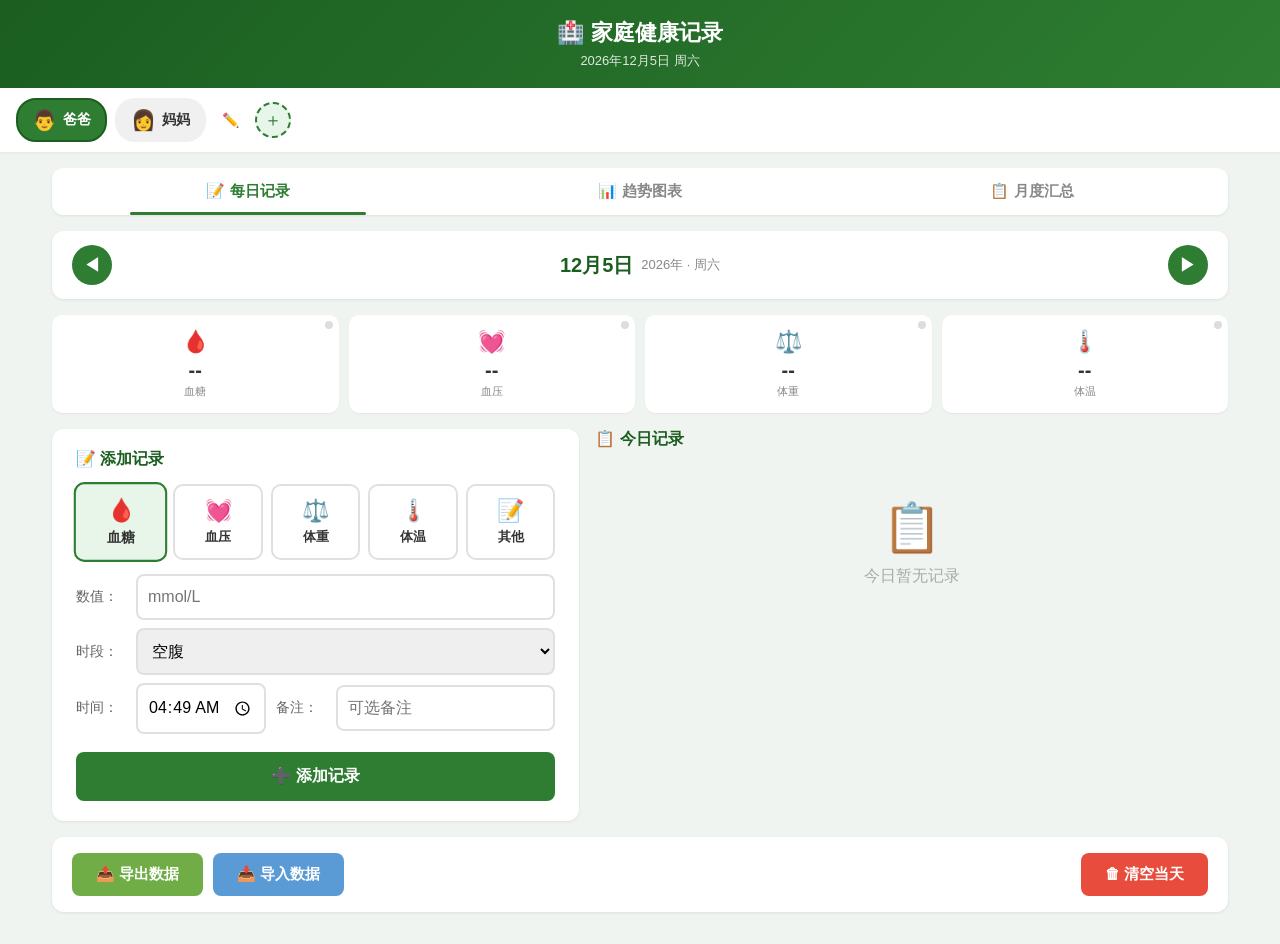
<file: health-tracker/health-tracker.html>
<!DOCTYPE html>
<html lang="zh-CN">
<head>
<meta charset="UTF-8">
<link rel="icon" href="data:image/svg+xml,<svg xmlns='http://www.w3.org/2000/svg' viewBox='0 0 100 100'><text y='.9em' font-size='90'>🏥</text></svg>">
<meta name="viewport" content="width=device-width, initial-scale=1.0, maximum-scale=1.0, user-scalable=no">
<meta name="mobile-web-app-capable" content="yes">
<meta name="apple-mobile-web-app-status-bar-style" content="black-translucent">
<meta name="apple-mobile-web-app-title" content="健康记录">
<meta name="theme-color" content="#2E7D32">
<title>🏥 家庭健康记录</title>
<style>
/* ==================== 全局重置 ==================== */
*{margin:0;padding:0;box-sizing:border-box}
html{-webkit-text-size-adjust:none;text-size-adjust:none}
body{font-family:-apple-system,BlinkMacSystemFont,'Segoe UI','Microsoft YaHei',sans-serif;background:#f0f4f0;color:#333;min-height:100vh;touch-action:manipulation}

/* ==================== Header ==================== */
.header{background:linear-gradient(135deg,#1B5E20,#2E7D32);color:#fff;padding:18px 24px;text-align:center;box-shadow:0 2px 8px rgba(0,0,0,.15)}
.header h1{font-size:22px;margin-bottom:4px}
.header-sub{font-size:13px;opacity:.85}

/* ==================== 成员栏 ==================== */
.member-bar{display:flex;align-items:center;gap:8px;padding:10px 16px;background:#fff;box-shadow:0 1px 3px rgba(0,0,0,.06);overflow-x:auto;-webkit-overflow-scrolling:touch;scrollbar-width:none}
.member-bar::-webkit-scrollbar{display:none}
.member-pill{display:flex;align-items:center;gap:6px;padding:8px 14px;border-radius:20px;background:#f0f0f0;cursor:pointer;transition:all .2s;flex-shrink:0;border:2px solid transparent;font-size:14px;font-weight:600}
.member-pill:hover{background:#e8f5e9}
.member-pill.active{background:#2E7D32;color:#fff;border-color:#1B5E20}
.member-pill .pill-emoji{font-size:20px}
.member-add{width:36px;height:36px;border-radius:50%;background:#e8f5e9;border:2px dashed #2E7D32;color:#2E7D32;font-size:18px;cursor:pointer;flex-shrink:0;display:flex;align-items:center;justify-content:center;transition:all .2s}
.member-add:hover{background:#c8e6c9;transform:scale(1.05)}
.member-edit-btn{background:none;border:none;color:#999;cursor:pointer;font-size:14px;padding:4px 8px;flex-shrink:0}

/* ==================== Tab 栏 ==================== */
.tab-bar{display:flex;background:#fff;border-radius:12px;margin-bottom:16px;box-shadow:0 1px 3px rgba(0,0,0,.08);overflow:hidden}
.tab-bar button{flex:1;padding:14px 16px;border:none;background:#fff;font-size:15px;font-weight:600;color:#888;cursor:pointer;transition:all .2s;position:relative}
.tab-bar button:active{background:#f0f0f0}
.tab-bar button.active{color:#2E7D32}
.tab-bar button.active::after{content:'';position:absolute;bottom:0;left:20%;right:20%;height:3px;background:#2E7D32;border-radius:2px}

/* ==================== 布局 ==================== */
.container{max-width:1400px;width:95%;margin:0 auto;padding:16px 20px}

/* ==================== 日期导航 ==================== */
.date-nav{display:flex;align-items:center;justify-content:space-between;background:#fff;border-radius:12px;padding:14px 20px;margin-bottom:16px;box-shadow:0 1px 3px rgba(0,0,0,.08)}
.date-nav .date-center{display:flex;align-items:center;justify-content:center;gap:8px;flex:1;min-width:0}
.date-nav .date-text{font-size:20px;font-weight:700;color:#1B5E20}
.date-nav .date-sub{font-size:13px;color:#888}
.date-nav button{background:#2E7D32;color:#fff;border:none;width:40px;height:40px;border-radius:50%;font-size:18px;cursor:pointer;display:flex;align-items:center;justify-content:center;transition:background .2s;flex-shrink:0}
.date-nav button:hover{background:#1B5E20}
.date-nav button:active{transform:scale(.95)}

/* ==================== 概览卡片 ==================== */
.summary-bar{display:grid;grid-template-columns:repeat(4,1fr);gap:10px;margin-bottom:16px}
.summary-item{background:#fff;border-radius:10px;padding:14px 10px;text-align:center;box-shadow:0 1px 2px rgba(0,0,0,.06);position:relative;overflow:hidden}
.summary-item .s-icon{font-size:22px}
.summary-item .s-val{font-size:20px;font-weight:700;margin-top:4px}
.summary-item .s-label{font-size:11px;color:#888;margin-top:2px}
.summary-item .s-status{position:absolute;top:6px;right:6px;width:8px;height:8px;border-radius:50%}
.summary-item .s-status.normal{background:#4CAF50}
.summary-item .s-status.abnormal{background:#E74C3C}
.summary-item .s-status.none{background:#ddd}

/* ==================== 添加记录卡片 ==================== */
.add-card{background:#fff;border-radius:12px;padding:20px 24px;margin-bottom:16px;box-shadow:0 1px 3px rgba(0,0,0,.08)}
.add-card h3{font-size:16px;color:#1B5E20;margin-bottom:14px;display:flex;align-items:center;gap:6px}
.type-grid{display:grid;grid-template-columns:repeat(5,1fr);gap:8px;margin-bottom:14px}
.type-btn{padding:12px 4px;border:2px solid #e0e0e0;border-radius:10px;background:#fff;cursor:pointer;font-size:13px;font-weight:600;transition:all .2s;text-align:center;display:flex;flex-direction:column;align-items:center;gap:4px}
.type-btn .type-icon{font-size:22px}
.type-btn:hover{transform:translateY(-1px);box-shadow:0 2px 6px rgba(0,0,0,.1)}
.type-btn.active{border-color:#2E7D32;background:#e8f5e9;transform:scale(1.05)}
.input-row{display:flex;gap:10px;align-items:center;flex-wrap:wrap;margin-bottom:8px}
.input-row label{font-size:14px;color:#666;white-space:nowrap;min-width:50px}
.input-row input,.input-row select{flex:1;min-width:80px;padding:12px 10px;border:2px solid #e0e0e0;border-radius:8px;font-size:16px;font-family:inherit}
.input-row input:focus,.input-row select:focus{border-color:#2E7D32;outline:0}
.input-row input[type=time]{min-width:100px;max-width:130px}
.btn-primary{background:#2E7D32;color:#fff;border:none;padding:12px 24px;border-radius:8px;font-size:15px;font-weight:600;cursor:pointer;transition:background .2s}
.btn-primary:hover{background:#1B5E20}
.btn-primary:active{transform:scale(.97)}
.add-btn{width:100%;margin-top:10px;padding:14px;font-size:16px}

/* ==================== 今日记录 ==================== */
.today-section{margin-bottom:16px}
.today-header{display:flex;justify-content:space-between;align-items:center;margin-bottom:10px}
.today-header h3{font-size:16px;color:#1B5E20}
.today-stats{font-size:13px;color:#888}
.record-list{display:flex;flex-direction:column;gap:8px}
.record-item{display:flex;align-items:center;background:#fff;border-radius:10px;padding:12px 16px;box-shadow:0 1px 2px rgba(0,0,0,.06);border-left:4px solid #ccc;gap:12px;transition:transform .15s}
.record-item:active{transform:scale(.99)}
.record-icon{font-size:26px;width:36px;text-align:center;flex-shrink:0}
.record-info{flex:1;min-width:0}
.record-type{font-size:15px;font-weight:600}
.record-time{font-size:13px;color:#888}
.record-detail{font-size:13px;color:#555}
.record-status{font-size:12px;font-weight:600;padding:2px 8px;border-radius:10px;flex-shrink:0}
.record-status.normal{background:#e8f5e9;color:#2E7D32}
.record-status.abnormal{background:#ffebee;color:#c62828}
.delete-btn{background:0 0;border:none;color:#ccc;font-size:20px;cursor:pointer;padding:6px 10px;border-radius:6px;transition:all .2s;flex-shrink:0}
.delete-btn:hover{color:#E74C3C;background:#fee}
.empty-state{text-align:center;padding:40px;color:#aaa}
.empty-state .emoji{font-size:48px;margin-bottom:10px}

/* ==================== 趋势图表 ==================== */
.view-section{display:none}
.view-section.active{display:block}
.chart-controls{background:#fff;border-radius:12px;padding:16px 20px;margin-bottom:16px;box-shadow:0 1px 3px rgba(0,0,0,.08)}
.chart-metric-row{display:flex;gap:8px;flex-wrap:wrap;margin-bottom:10px}
.chart-range-row{display:flex;gap:8px}
.chart-metric-btn{padding:8px 16px;border:2px solid #e0e0e0;border-radius:8px;background:#fff;cursor:pointer;font-size:14px;font-weight:600;transition:all .2s;display:flex;align-items:center;gap:4px}
.chart-metric-btn.active{border-color:#2E7D32;background:#e8f5e9;color:#2E7D32}
.chart-range-btn{padding:8px 16px;border:2px solid #e0e0e0;border-radius:8px;background:#fff;cursor:pointer;font-size:14px;font-weight:600;transition:all .2s}
.chart-range-btn.active{border-color:#2E7D32;background:#e8f5e9;color:#2E7D32}
.chart-wrap{background:#fff;border-radius:12px;padding:20px;box-shadow:0 1px 3px rgba(0,0,0,.08);overflow-x:auto}
.chart-svg{width:100%;height:auto;display:block;min-width:600px}
.chart-tooltip{position:fixed;background:rgba(0,0,0,.8);color:#fff;padding:8px 12px;border-radius:8px;font-size:13px;pointer-events:none;z-index:100;display:none;white-space:nowrap}
.chart-legend{display:flex;gap:16px;margin-top:10px;flex-wrap:wrap;font-size:13px;color:#666}
.chart-legend span{display:flex;align-items:center;gap:4px}
.chart-legend .legend-dot{width:12px;height:12px;border-radius:2px;display:inline-block}
.chart-legend .legend-range{width:12px;height:12px;border-radius:2px;background:#2E7D32;opacity:.15;display:inline-block}
.chart-empty{text-align:center;padding:60px 20px;color:#aaa}
.chart-empty .emoji{font-size:56px;margin-bottom:12px}

/* ==================== 月度汇总 ==================== */
.month-summary-header{display:flex;align-items:center;justify-content:space-between;background:#fff;border-radius:12px;padding:14px 20px;margin-bottom:16px;box-shadow:0 1px 3px rgba(0,0,0,.08)}
.month-summary-header .ms-title{font-size:20px;font-weight:700;color:#1B5E20}
.month-summary-header button{background:#2E7D32;color:#fff;border:none;width:36px;height:36px;border-radius:50%;font-size:18px;cursor:pointer;display:flex;align-items:center;justify-content:center}
.month-summary-header button:hover{background:#1B5E20}
.month-summary-header button:active{transform:scale(.95)}
.ms-table-wrap{background:#fff;border-radius:12px;padding:12px 0;box-shadow:0 1px 3px rgba(0,0,0,.08);overflow-x:auto;-webkit-overflow-scrolling:touch;margin-bottom:16px}
.ms-table{width:100%;border-collapse:collapse;font-size:13px;min-width:800px}
.ms-table th{background:#2E7D32;color:#fff;padding:10px 6px;font-weight:600;text-align:center;white-space:nowrap}
.ms-table td{padding:8px 6px;text-align:center;border-bottom:1px solid #f0f0f0}
.ms-table td:first-child{font-weight:600;background:#e8f5e9;white-space:nowrap;position:sticky;left:0;z-index:1}
.ms-table .val-abnormal{color:#c62828;font-weight:700}
.ms-table .val-none{color:#ccc}

/* ==================== 导出栏 ==================== */
.export-bar{background:#fff;border-radius:12px;padding:16px 20px;margin-bottom:16px;box-shadow:0 1px 3px rgba(0,0,0,.08);display:flex;gap:10px;align-items:center;flex-wrap:wrap}
.btn-export{background:#70AD47;color:#fff;border:none;padding:12px 24px;border-radius:8px;font-size:15px;font-weight:600;cursor:pointer;transition:background .2s;white-space:nowrap}
.btn-export:hover{background:#5C9A3A}
.btn-danger{background:#E74C3C;color:#fff;border:none;padding:12px 24px;border-radius:8px;font-size:15px;font-weight:600;cursor:pointer;transition:background .2s;white-space:nowrap;margin-left:auto}
.btn-danger:hover{background:#C0392B}

/* ==================== 弹窗 ==================== */
.modal-overlay{position:fixed;top:0;left:0;width:100%;height:100%;background:rgba(0,0,0,.5);z-index:200;display:none;align-items:center;justify-content:center}
.modal-overlay.show{display:flex}
.modal-box{background:#fff;border-radius:16px;padding:32px 28px;width:90%;max-width:420px;box-shadow:0 8px 32px rgba(0,0,0,.2)}
.modal-box h2{font-size:20px;color:#1B5E20;margin-bottom:16px;text-align:center}
.modal-box input[type=text],.modal-box input[type=number]{width:100%;padding:14px;border:2px solid #e0e0e0;border-radius:10px;font-size:16px;margin-bottom:12px;font-family:inherit}
.modal-box input:focus{border-color:#2E7D32;outline:0}
.emoji-grid{display:grid;grid-template-columns:repeat(8,1fr);gap:8px;margin-bottom:16px}
.emoji-option{font-size:26px;padding:8px;border:2px solid transparent;border-radius:8px;cursor:pointer;text-align:center;transition:all .15s;background:#f9f9f9}
.emoji-option:hover{background:#e8f5e9}
.emoji-option.selected{border-color:#2E7D32;background:#e8f5e9;transform:scale(1.1)}
.modal-btns{display:flex;gap:10px}
.modal-btns button{flex:1;padding:14px;border:none;border-radius:10px;font-size:16px;font-weight:600;cursor:pointer;transition:all .2s}
.modal-btns .btn-save{background:#2E7D32;color:#fff}
.modal-btns .btn-save:hover{background:#1B5E20}
.modal-btns .btn-cancel{background:#f0f0f0;color:#666}
.modal-btns .btn-cancel:hover{background:#e0e0e0}
.modal-btns .btn-delete{background:#E74C3C;color:#fff}
.modal-btns .btn-delete:hover{background:#C0392B}

/* ==================== PC 宽屏 ==================== */
@media(min-width:769px){
  .pc-layout{display:flex;gap:16px;align-items:flex-start}
  .pc-left{flex:1;min-width:0}
  .pc-right{flex:1.2;min-width:0}
}
@media(min-width:1100px){
  .summary-bar{grid-template-columns:repeat(4,1fr)}
}

/* ==================== 移动端 ==================== */
@media(max-width:768px){
  .container{padding:10px 14px;max-width:600px}
  .header{padding:12px 14px}
  .header h1{font-size:18px}
  .member-bar{padding:8px 12px;gap:6px}
  .member-pill{padding:6px 10px;font-size:13px;gap:4px}
  .member-pill .pill-emoji{font-size:18px}
  .date-nav{padding:8px 10px;margin-bottom:10px}
  .date-nav .date-text{font-size:16px}
  .date-nav button{width:32px;height:32px;font-size:16px}
  .summary-bar{grid-template-columns:repeat(2,1fr);gap:8px;margin-bottom:10px}
  .summary-item{padding:10px 6px}
  .summary-item .s-val{font-size:16px}
  .summary-item .s-label{font-size:10px}
  .add-card{padding:12px 10px;margin-bottom:10px}
  .type-grid{grid-template-columns:repeat(5,1fr);gap:5px}
  .type-btn{font-size:11px;padding:8px 2px}
  .type-btn .type-icon{font-size:18px}
  .input-row input,.input-row select{font-size:14px;padding:10px 8px}
  .input-row label{font-size:13px}
  .record-item{padding:8px 10px;gap:6px;border-radius:8px}
  .record-icon{font-size:20px;width:28px}
  .record-type{font-size:13px}
  .record-time{font-size:11px}
  .record-detail{font-size:12px}
  .delete-btn{font-size:16px;padding:6px 8px;min-width:32px;min-height:32px;display:flex;align-items:center;justify-content:center}
  .record-status{font-size:10px;padding:2px 6px}
  .tab-bar button{font-size:13px;padding:10px 4px}
  .chart-controls{padding:10px 14px}
  .chart-metric-btn,.chart-range-btn{font-size:12px;padding:6px 12px}
  .chart-wrap{padding:12px}
  .ms-table{font-size:10px;min-width:600px}
  .ms-table th{padding:8px 4px;font-size:12px}
  .ms-table td{padding:6px 4px;font-size:11px}
  .export-bar{flex-direction:column;align-items:stretch;gap:6px;padding:10px 12px}
  .btn-export,.btn-danger{width:100%;text-align:center;margin-left:0}
  .month-summary-header{padding:8px 12px;margin-bottom:8px}
  .month-summary-header .ms-title{font-size:16px}
  .emoji-grid{grid-template-columns:repeat(6,1fr)}
}
</style>
</head>
<body>

<div class="header">
  <h1>🏥 家庭健康记录</h1>
  <div class="header-sub" id="headerDate"></div>
</div>

<div class="member-bar" id="memberBar"></div>

<div class="container">
  <div class="tab-bar">
    <button id="tabDaily" class="active" data-action="tab-daily">📝 每日记录</button>
    <button id="tabChart" data-action="tab-chart">📊 趋势图表</button>
    <button id="tabMonthly" data-action="tab-monthly">📋 月度汇总</button>
  </div>

  <!-- 每日记录 -->
  <div id="dailyView" class="view-section active">
    <div class="date-nav">
      <button data-action="prev-date">◀</button>
      <div class="date-center">
        <div class="date-text" id="dateText"></div>
        <div class="date-sub" id="dateSub"></div>
      </div>
      <button data-action="next-date">▶</button>
    </div>

    <div class="summary-bar" id="summaryBar"></div>

    <div class="pc-layout">
      <div class="pc-left">
        <div class="add-card">
          <h3>📝 添加记录</h3>
          <div class="type-grid" id="typeGrid"></div>
          <div id="dynamicInputs"></div>
          <div class="input-row">
            <label>时间：</label>
            <input type="time" id="recordTime" step="60">
            <label>备注：</label>
            <input type="text" id="recordNote" placeholder="可选备注">
          </div>
          <button class="btn-primary add-btn" data-action="add-record">➕ 添加记录</button>
        </div>
      </div>
      <div class="pc-right">
        <div class="today-section">
          <div class="today-header">
            <h3>📋 今日记录</h3>
            <span class="today-stats" id="todayStats"></span>
          </div>
          <div class="record-list" id="recordList"></div>
        </div>
      </div>
    </div>

    <div class="export-bar">
      <button class="btn-export" data-action="export-json">📤 导出数据</button>
      <button class="btn-primary" data-action="import-json" style="background:#5B9BD5;">📥 导入数据</button>
      <input type="file" id="importFile" accept=".json" style="display:none">
      <button class="btn-danger" data-action="clear-day">🗑 清空当天</button>
    </div>
  </div>

  <!-- 趋势图表 -->
  <div id="chartView" class="view-section">
    <div class="chart-controls">
      <div class="chart-metric-row" id="chartMetricRow"></div>
      <div class="chart-range-row">
        <button class="chart-range-btn active" data-action="chart-range" data-range="7">7天</button>
        <button class="chart-range-btn" data-action="chart-range" data-range="30">30天</button>
        <button class="chart-range-btn" data-action="chart-range" data-range="90">90天</button>
      </div>
    </div>
    <div class="chart-wrap" id="chartWrap"></div>
    <div class="chart-legend" id="chartLegend"></div>
  </div>

  <!-- 月度汇总 -->
  <div id="monthlyView" class="view-section">
    <div class="month-summary-header">
      <button data-action="prev-month">◀</button>
      <div class="ms-title" id="msTitle"></div>
      <button data-action="next-month">▶</button>
    </div>
    <div class="ms-table-wrap">
      <table class="ms-table" id="msTable"></table>
    </div>
    <div class="export-bar">
      <button class="btn-export" data-action="export-json">📤 导出数据</button>
    </div>
  </div>
</div>

<!-- 成员弹窗 -->
<div class="modal-overlay" id="memberModal">
  <div class="modal-box">
    <h2 id="memberModalTitle">添加成员</h2>
    <input type="text" id="memberNameInput" placeholder="成员姓名" maxlength="10">
    <div class="emoji-grid" id="emojiGrid"></div>
    <div class="modal-btns" id="memberModalBtns">
      <button class="btn-cancel" data-action="member-modal-cancel">取消</button>
      <button class="btn-save" data-action="member-modal-save">保存</button>
    </div>
  </div>
</div>

<!-- 图表 tooltip -->
<div class="chart-tooltip" id="chartTooltip"></div>

<script src="health-tracker.js"></script>
</body>
</html>
</file>
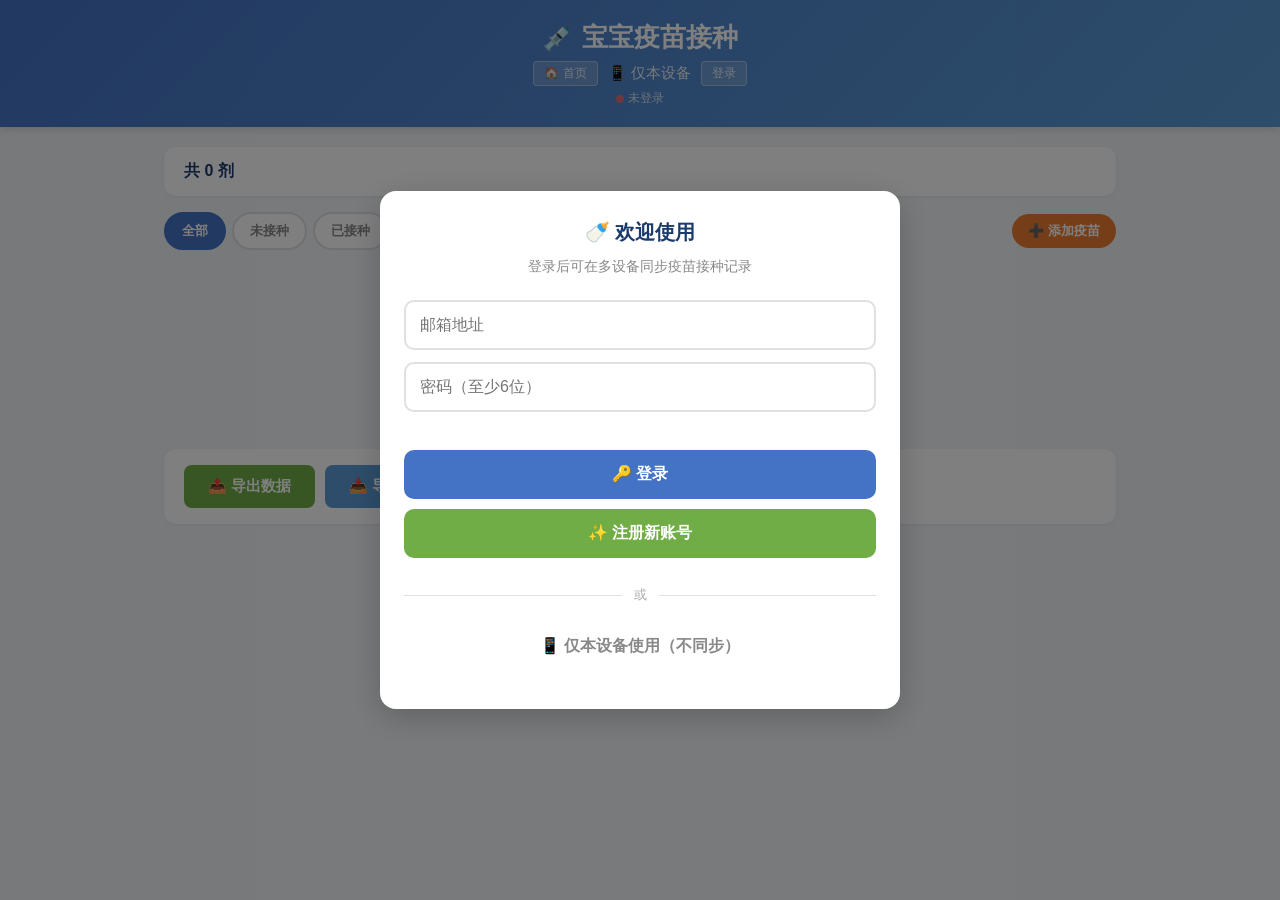
<file: vaccine-tracker/vaccine-tracker.html>
<!DOCTYPE html>
<html lang="zh-CN">
<head>
<meta charset="UTF-8">
<link rel="icon" href="data:image/svg+xml,<svg xmlns='http://www.w3.org/2000/svg' viewBox='0 0 100 100'><text y='.9em' font-size='90'>💉</text></svg>">
<meta http-equiv="Content-Security-Policy" content="default-src 'self'; script-src 'self' https://cdn.sheetjs.com; connect-src 'self' https://jdlyqpvvfmsesdlicdbp.supabase.co wss://jdlyqpvvfmsesdlicdbp.supabase.co; style-src 'self' 'unsafe-inline'; img-src 'self' data:;">
<link rel="preconnect" href="https://jdlyqpvvfmsesdlicdbp.supabase.co">
<link rel="dns-prefetch" href="https://jdlyqpvvfmsesdlicdbp.supabase.co">
<link rel="preload" href="../lib/supabase-js.min.js" as="script">
<meta name="viewport" content="width=device-width, initial-scale=1.0, maximum-scale=1.0, user-scalable=no">
<meta name="mobile-web-app-capable" content="yes">
<meta name="apple-mobile-web-app-status-bar-style" content="black-translucent">
<meta name="apple-mobile-web-app-title" content="疫苗接种">
<meta name="theme-color" content="#4472C4">
<link rel="manifest" href="../manifest.json">
<title>💉 宝宝疫苗接种</title>

<link rel="stylesheet" href="../lib/common.css">
<link rel="stylesheet" href="vaccine-tracker.css">
</head>
<body>

<div class="header">
  <h1>💉 宝宝疫苗接种</h1>
  <div class="month-display">
    <a class="logout-link" href="../index.html">🏠 首页</a>
    <span id="monthDisplayText"></span>
    <button class="logout-link" id="loginLink" data-action="login">登录</button>
    <button class="logout-link" id="logoutLink" data-action="logout" style="display:none">退出登录</button>
  </div>
  <div class="sync-status" id="syncStatus">
    <span class="sync-dot offline"></span>
    <span id="syncText">未登录</span>
  </div>
</div>

<div class="container">
  <!-- 统计栏 -->
  <div class="stats-bar" id="vaccineStats"></div>

  <!-- 工具栏 -->
  <div class="toolbar">
    <div class="filter-bar">
      <button class="filter-btn active" data-action="filter" data-filter="all">全部</button>
      <button class="filter-btn" data-action="filter" data-filter="pending">未接种</button>
      <button class="filter-btn" data-action="filter" data-filter="done">已接种</button>
      <button class="filter-btn" data-action="filter" data-filter="skipped">已跳过</button>
    </div>
    <div class="toolbar-btns">
      <button class="btn-add-custom" data-action="open-custom-modal">➕ 添加疫苗</button>
    </div>
  </div>

  <!-- 疫苗列表 -->
  <div class="vaccine-list" id="vaccineList"></div>

  <!-- 导出栏 -->
  <div class="export-bar">
    <button class="btn-export" data-action="export-json">📤 导出数据</button>
    <button class="btn-primary" data-action="import-json" style="background:#5B9BD5;">📥 导入数据</button>
    <input type="file" id="importFile" accept=".json" style="display:none">
  </div>
</div>

<!-- 接种记录编辑弹窗 -->
<div class="modal-overlay" id="vaccineModal">
  <div class="modal-box">
    <h2 id="vaccineModalTitle">登记接种</h2>
    <div class="vaccine-modal-info" id="vaccineModalInfo"></div>

    <!-- 疫苗信息编辑区 -->
    <div class="modal-section-title">📋 疫苗信息</div>
    <div class="modal-form">
      <div class="modal-row">
        <label>疫苗名称：</label>
        <input type="text" id="editVaccineName" placeholder="疫苗名称">
      </div>
      <div class="modal-row">
        <label>疫苗类型：</label>
        <select id="editVaccineType">
          <option value="free">💚 免费</option>
          <option value="paid">💛 自费</option>
        </select>
      </div>
      <div class="modal-row">
        <label>第几剂：</label>
        <input type="number" id="editDoseNumber" min="1" max="10" step="1">
        <label class="label-secondary">建议月龄：</label>
        <input type="number" id="editScheduleMonths" min="0" max="120" step="1">
        <label class="label-secondary">月</label>
      </div>
      <div class="modal-row">
        <label>月龄描述：</label>
        <input type="text" id="editScheduleAge" placeholder="如 6月龄">
      </div>
      <div class="modal-row">
        <label>预防疾病：</label>
        <input type="text" id="editDisease" placeholder="如 乙型病毒性肝炎">
      </div>
    </div>

    <!-- 接种信息区 -->
    <div class="modal-section-title">💉 接种信息</div>
    <div class="modal-form">
      <div class="modal-row">
        <label>状态：</label>
        <select id="vaccineStatusSelect">
          <option value="pending">⏳ 未接种</option>
          <option value="done">✅ 已接种</option>
          <option value="skipped">⏭️ 已跳过</option>
        </select>
      </div>
      <div class="modal-row">
        <label>接种日期：</label>
        <input type="date" id="vaccinatedDate">
      </div>
      <div class="modal-row">
        <label>疫苗批号：</label>
        <input type="text" id="lotNumber" placeholder="可选">
      </div>
      <div class="modal-row">
        <label>接种机构：</label>
        <input type="text" id="hospital" placeholder="可选">
      </div>
      <div class="modal-row">
        <label>备注：</label>
        <input type="text" id="vaccineNote" placeholder="可选">
      </div>
    </div>

    <div class="modal-btns" id="vaccineModalBtns">
      <button class="btn-cancel" data-action="vaccine-modal-cancel">取消</button>
      <button class="btn-save" data-action="vaccine-modal-save">💾 保存</button>
    </div>
  </div>
</div>

<!-- 添加疫苗弹窗 -->
<div class="modal-overlay" id="customVaccineModal">
  <div class="modal-box">
    <h2>➕ 添加疫苗</h2>
    <div class="custom-vaccine-section">
      <label class="section-label">快速选择常用疫苗：</label>
      <div class="preset-grid" id="presetGrid"></div>
    </div>
    <div class="modal-divider"><span>或自定义</span></div>
    <div class="modal-form">
      <div class="modal-row">
        <label>疫苗名称：</label>
        <input type="text" id="customVaccineName" placeholder="如 手足口疫苗">
      </div>
      <div class="modal-row">
        <label>疫苗类型：</label>
        <select id="customVaccineType">
          <option value="free">💚 免费</option>
          <option value="paid" selected>💛 自费</option>
        </select>
      </div>
      <div class="modal-row">
        <label>第几剂：</label>
        <input type="number" id="customDoseNumber" min="1" max="10" step="1" value="1">
      </div>
      <div class="modal-row">
        <label>建议月龄：</label>
        <input type="number" id="customScheduleMonthsInput" min="0" max="120" step="1" placeholder="如 6">
        <label class="label-secondary">月</label>
      </div>
      <div class="modal-row">
        <label>月龄描述：</label>
        <input type="text" id="customScheduleAgeInput" placeholder="如 6月龄">
      </div>
      <div class="modal-row">
        <label>预防疾病：</label>
        <input type="text" id="customDisease" placeholder="如 手足口病">
      </div>
    </div>
    <div class="modal-btns">
      <button class="btn-cancel" data-action="custom-modal-cancel">取消</button>
      <button class="btn-save" data-action="custom-modal-save">添加</button>
    </div>
  </div>
</div>

<!-- 登录弹窗容器 -->
<div id="loginModalContainer" data-sub="登录后可在多设备同步疫苗接种记录"></div>

<script src="../lib/common-bundle.js?v=2.49"></script>
<script src="vaccine-tracker.js?v=10"></script>
</body>
</html>
</file>
<file: lib/common.css>
/* ==================== 公共基础样式（index + baby-tracker 共享） ==================== */

/* 全局重置 */
*{margin:0;padding:0;box-sizing:border-box}
html{-webkit-text-size-adjust:none;text-size-adjust:none}
body{font-family:-apple-system,BlinkMacSystemFont,'Segoe UI','Microsoft YaHei',sans-serif;background:#f0f4f8;color:#333;min-height:100vh}

/* Header */
.header{background:linear-gradient(135deg,#4472C4,#5B9BD5);color:#fff;padding:20px 28px;text-align:center;box-shadow:0 2px 8px rgba(0,0,0,.15)}
.header h1{font-size:26px;margin-bottom:6px}

/* 同步状态指示点 */
.sync-dot{width:8px;height:8px;border-radius:50%;display:inline-block}
.sync-dot.online{background:#7FFF00}
.sync-dot.offline{background:#FF6B6B}
.sync-dot.syncing{background:#FFD700;animation:pulse .8s infinite}
.sync-dot.realtime-off{background:#FFA500}
@keyframes pulse{0%,100%{opacity:1}50%{opacity:.3}}

/* 登录弹窗（两个页面共用） */
.modal-overlay{position:fixed;top:0;left:0;width:100%;height:100%;background:rgba(0,0,0,.5);z-index:200;display:none;align-items:center;justify-content:center}
.modal-box{background:#fff;border-radius:16px;padding:32px 28px;width:90%;max-width:420px;box-shadow:0 8px 32px rgba(0,0,0,.2)}
.modal-box h2{font-size:22px;color:#1A3C6D;margin-bottom:6px;text-align:center}
.modal-box .modal-sub{font-size:14px;color:#888;text-align:center;margin-bottom:24px}
.modal-box input[type=email],.modal-box input[type=password]{width:100%;padding:14px;border:2px solid #e0e0e0;border-radius:10px;font-size:16px;margin-bottom:12px;font-family:inherit}
.modal-box input:focus{border-color:#4472C4;outline:0}
.modal-box .btn-block{width:100%;padding:14px;border:none;border-radius:10px;font-size:16px;font-weight:600;cursor:pointer;margin-bottom:10px;transition:all .2s}
.modal-box .btn-block:active{transform:scale(.98)}
.btn-login{background:#4472C4;color:#fff}
.btn-login:hover{background:#3461A8}
.btn-signup{background:#70AD47;color:#fff}
.btn-signup:hover{background:#5C9A3A}
.btn-skip{background:transparent;color:#888;border:1px solid #ddd}
.btn-skip:hover{background:#f5f5f5}
.modal-box .modal-error{color:#E74C3C;font-size:14px;text-align:center;min-height:20px;margin-top:6px}
.modal-box .modal-divider{display:flex;align-items:center;margin:18px 0;color:#aaa;font-size:13px}
.modal-box .modal-divider::before,.modal-box .modal-divider::after{content:'';flex:1;height:1px;background:#e0e0e0}
.modal-box .modal-divider::before{margin-right:12px}
.modal-box .modal-divider::after{margin-left:12px}
@supports(gap:12px){.modal-box .modal-divider{gap:12px}.modal-box .modal-divider::before{margin-right:0}.modal-box .modal-divider::after{margin-left:0}}
.modal-box .modal-divider::before,.modal-box .modal-divider::after{content:'';flex:1;height:1px;background:#e0e0e0}

/* 轻提示 Toast（公共库 showToast 使用，替代页面内联 toast / alert） */
.app-toast{position:fixed;left:50%;top:16%;transform:translateX(-50%);background:rgba(0,0,0,.78);color:#fff;padding:10px 18px;border-radius:10px;font-size:14px;z-index:9999;pointer-events:none;opacity:0;transition:opacity .3s;max-width:80%;text-align:center}
.app-toast.show{opacity:1}

/* 移动端基础适配 */
@media(max-width:768px){
  .header{padding:12px 14px}
  .header h1{font-size:19px}
}
</file>
<file: index.css>
/* ==================== 入口页面样式 ==================== */

/* 用户信息区 */
.header .user-info{font-size:15px;opacity:.9;display:flex;align-items:center;justify-content:center;gap:10px;margin-top:6px}
.header .user-info button{background:rgba(255,255,255,.2);color:#fff;border:1px solid rgba(255,255,255,.4);padding:3px 10px;border-radius:4px;font-size:12px;cursor:pointer;transition:background .2s}
.header .user-info button:hover{background:rgba(255,255,255,.35)}

/* 容器 */
.container{max-width:960px;width:95%;margin:0 auto;padding:30px 24px}

/* 欢迎区 */
.welcome-card{background:#fff;border-radius:16px;padding:32px;margin-bottom:24px;box-shadow:0 2px 8px rgba(0,0,0,.08);text-align:center}
.welcome-card .welcome-icon{font-size:0;line-height:0;margin-bottom:16px}
.welcome-card .welcome-icon img{width:64px;height:64px;display:block;margin:0 auto;object-fit:contain}
/* 图片加载失败兜底：隐藏裂图，回退为内联 SVG 宝宝头像 */
.welcome-card .welcome-icon .welcome-emoji{display:none;width:64px;height:64px}
.welcome-card .welcome-icon.img-fallback img{display:none}
.welcome-card .welcome-icon.img-fallback .welcome-emoji{display:block;margin:0 auto}
.welcome-card h2{font-size:24px;color:#1A3C6D;margin-bottom:8px}
.welcome-card p{color:#888;font-size:15px;line-height:1.6}

/* 功能入口网格 */
.entry-grid{display:grid;grid-template-columns:repeat(auto-fill,minmax(260px,1fr));gap:20px;margin-bottom:24px}
.entry-card{background:#fff;border-radius:14px;padding:28px 24px;box-shadow:0 2px 8px rgba(0,0,0,.08);cursor:pointer;transition:all .25s;text-decoration:none;color:inherit;display:block;position:relative;overflow:hidden}
.entry-card:hover{transform:translateY(-4px);box-shadow:0 8px 24px rgba(0,0,0,.12)}
.entry-card:active{transform:scale(.98)}
.entry-card .entry-icon{font-size:44px;margin-bottom:14px}
.entry-card .entry-title{font-size:18px;font-weight:700;color:#1A3C6D;margin-bottom:6px}
.entry-card .entry-desc{font-size:13px;color:#888;line-height:1.5}
.entry-card.card-baby{border-top:4px solid #4472C4}
.entry-card.card-growth{border-top:4px solid #2E8B57}
.entry-card.card-vaccine{border-top:4px solid #ED7D31}
.entry-card.card-food{border-top:4px solid #E6A800}

/* 移动端 */
@media(max-width:768px){
  .container{padding:16px 12px}
  .entry-grid{grid-template-columns:1fr;gap:12px}
  .welcome-card{padding:24px 16px}
  .welcome-card .welcome-icon img{width:48px;height:48px}
  .welcome-card .welcome-icon .welcome-emoji{width:48px;height:48px}
  .entry-card{padding:20px 18px}
}
</file>
<file: baby-tracker/baby-tracker.css>
/* ==================== 宝宝作息记录 - 页面样式 ==================== */
/* 依赖：common.css（入口页面提供的全局基础样式） */

/* 记录类型配色 */
.type-btn.he{border-color:#FFC000}
.type-btn.he.active{background:#FFF2CC;border-color:#E6A800}
.type-btn.shui{border-color:#70AD47}
.type-btn.shui.active{background:#D9EAD3;border-color:#5C9A3A}
.type-btn.wan{border-color:#5B9BD5}
.type-btn.wan.active{background:#CFE2F3;border-color:#4472C4}
.type-btn.xihu{border-color:#BD7EB4}
.type-btn.xihu.active{background:#E8D5E4;border-color:#9B5D94}
.type-btn.zidingyi{border-color:#909399}
.type-btn.zidingyi.active{background:#E0E0E0;border-color:#6B6D73}
.type-btn.xuexi{border-color:#ED7D31}
.type-btn.xuexi.active{background:#FCE4D6;border-color:#C55A11}

/* 记录列表配色 */
.record-item.he{border-left-color:#FFC000}
.record-item.shui{border-left-color:#70AD47}
.record-item.wan{border-left-color:#5B9BD5}
.record-item.xihu{border-left-color:#BD7EB4}
.record-item.zidingyi{border-left-color:#909399}
.record-item.xuexi{border-left-color:#ED7D31}

/* 时间轴配色 */
.timeline-dot.he{background:#FFC000}
.timeline-dot.shui{background:#70AD47}
.timeline-dot.wan{background:#5B9BD5}
.timeline-dot.xihu{background:#BD7EB4}
.timeline-dot.zidingyi{background:#909399}
.timeline-dot.xuexi{background:#ED7D31}
.timeline-segment.he{background:#FFC000}
.timeline-segment.shui{background:#70AD47}
.timeline-segment.wan{background:#5B9BD5}
.timeline-segment.xihu{background:#BD7EB4}
.timeline-segment.zidingyi{background:#909399}
.timeline-segment.xuexi{background:#ED7D31}

/* 统计卡片颜色 */
.s-milk{color:#E6A800}
.s-fushi{color:#E6A800}
.s-sleep{color:#5C9A3A}
.s-play{color:#4472C4}
.s-xihu{color:#9B5D94}
.s-xuexi{color:#C55A11}

/* 月度汇总表头配色 */
.ms-table th.col-milk{background:#FFC000;color:#333}
.ms-table th.col-sleep{background:#70AD47}
.ms-table th.col-play{background:#5B9BD5}
.ms-table th.col-xihu{background:#BD7EB4}
.ms-table th.col-other{background:#909399}
.ms-table th.col-xuexi{background:#ED7D31}
</file>
<file: food-tracker/food-tracker.css>
/* ==================== 辅食记录页面样式 ==================== */
/* 依赖：common.css（全局重置 + header 基础 + 登录弹窗 + app-toast） */

body{touch-action:manipulation;-ms-touch-action:manipulation}

/* ==================== Header（与 baby-tracker 一致） ==================== */
.header .month-display{font-size:15px;opacity:.9;display:flex;align-items:center;justify-content:center;gap:10px;margin-top:6px}
.logout-link{background:rgba(255,255,255,.2);color:#fff;border:1px solid rgba(255,255,255,.4);padding:3px 10px;border-radius:4px;font-size:12px;cursor:pointer;transition:background .2s;text-decoration:none;display:inline-block;font-family:inherit}
.logout-link:hover{background:rgba(255,255,255,.35)}
.header .sync-status{font-size:12px;margin-top:4px;opacity:.8;display:flex;align-items:center;justify-content:center;gap:4px}

/* ==================== 布局 ==================== */
.container{max-width:1000px;width:95%;margin:0 auto;padding:20px 24px 60px}

/* Tab 栏 */
.tab-bar{display:flex;background:#fff;border-radius:12px;margin-bottom:14px;box-shadow:0 1px 3px rgba(0,0,0,.08);overflow:hidden}
.tab-bar button{flex:1;padding:14px 6px;border:none;background:#fff;font-size:15px;font-weight:600;color:#888;cursor:pointer;transition:all .2s;position:relative;font-family:inherit;white-space:nowrap}
.tab-bar button:active{background:#f0f0f0}
.tab-bar button.active{color:#4472C4}
.tab-bar button.active::after{content:'';position:absolute;bottom:0;left:18%;right:18%;height:3px;background:#4472C4;border-radius:2px}

/* 卡片 */
.card{background:#fff;border-radius:12px;padding:16px 18px;margin-bottom:14px;box-shadow:0 1px 3px rgba(0,0,0,.08)}
.card h3{font-size:15px;color:#1A3C6D;margin-bottom:12px;display:flex;align-items:center;gap:6px;justify-content:space-between;flex-wrap:wrap}
.card h3 .hint{font-size:12px;font-weight:400;color:#999}

/* ==================== 日期导航 ==================== */
.date-nav{display:flex;align-items:center;justify-content:space-between;background:#fff;border-radius:12px;padding:12px 16px;margin-bottom:14px;box-shadow:0 1px 3px rgba(0,0,0,.08)}
.date-nav>button{background:#4472C4;color:#fff;border:none;width:36px;height:36px;border-radius:50%;font-size:17px;cursor:pointer;flex-shrink:0;display:flex;align-items:center;justify-content:center;transition:background .2s}
.date-nav>button:hover{background:#3461A8}
.date-nav>button:active{transform:scale(.95)}
.date-nav .date-center{display:flex;align-items:center;justify-content:center;gap:8px;flex:1;min-width:0}
.date-nav .date-pick-wrap{position:relative;display:inline-flex;align-items:center;gap:6px;padding:2px 10px;border-radius:8px;transition:background .15s;min-width:0}
.date-nav .date-pick-wrap:hover{background:#E8EDF5}
.date-icon{font-size:16px;opacity:.85;flex-shrink:0}
.date-picker-input{position:absolute;left:0;top:0;width:36px;height:36px;opacity:0;border:0;padding:0;margin:0;background:transparent;cursor:pointer;-webkit-appearance:none;appearance:none;font-size:16px;z-index:1}
.date-nav .date-text{font-size:19px;font-weight:700;color:#1A3C6D;white-space:nowrap}
.date-nav .date-sub{font-size:12px;color:#888;white-space:nowrap}
.date-nav .refresh-btn{background:none;color:#4472C4;border:1px solid #ddd;border-radius:50%;width:30px;height:30px;font-size:14px;flex-shrink:0;display:none}
.date-nav .refresh-btn:hover{background:#E8EDF5;border-color:#4472C4}

/* ==================== 表单 ==================== */
.form-row{display:flex;align-items:center;gap:8px;margin-bottom:10px;flex-wrap:wrap}
.form-row.align-top{align-items:flex-start}
.form-row>label{font-size:13px;color:#666;min-width:44px;flex-shrink:0}
.form-row>label.pt6{padding-top:8px}
.form-row>label.auto{min-width:auto;margin-left:6px}
.form-row>label.checkbox{display:inline-flex;align-items:center;gap:4px;cursor:pointer}
.form-row .grow{flex:1;min-width:0}
input[type=text],input[type=time],input[type=date],select{border:1px solid #dfe4ea;border-radius:8px;padding:8px 10px;font-size:14px;font-family:inherit;background:#fff;color:#333}
input[type=text]{flex:1;min-width:0}
input:focus,select:focus{outline:0;border-color:#4472C4}
.w220{max-width:220px;flex:1}
.w140{max-width:140px;flex:1}
.w110{max-width:110px;flex:1}
.picked-line{margin-top:8px;font-size:12px;color:#888}
.picked-line .btn-line{padding:3px 9px;font-size:12px;border-radius:6px;margin-left:6px}
.chips{display:flex;gap:8px;flex-wrap:wrap}
.chip{border:2px solid #e0e0e0;background:#fff;border-radius:18px;padding:6px 14px;font-size:13px;cursor:pointer;color:#666;font-family:inherit;white-space:nowrap;transition:all .2s}
.chip:hover{border-color:#c9d4e6}
.chip.sm{padding:5px 11px;font-size:12px;border-radius:14px}
.chip.active,.chip.on{border-color:#E6A800;background:#FFF6DE;color:#8A6D00;font-weight:600}
.chip.multi.on{border-color:#70AD47;background:#EAF4E3;color:#416B22}
.chip.multi.observing.on{border-color:#FF9800;background:#FFF3E0;color:#E65100}
/* 计划中（尚未尝试）：虚线边框区分 */
.chip.multi.planned{border-style:dashed}
.chip.multi.planned.on{border-style:solid}

/* 按钮 */
.btn-primary{background:#4472C4;color:#fff;border:none;padding:12px 24px;border-radius:8px;font-size:15px;font-weight:600;cursor:pointer;transition:background .2s;white-space:nowrap;font-family:inherit}
.btn-primary:hover{background:#3461A8}
.btn-primary.full{width:100%;margin-top:4px}
.btn-line{background:#fff;border:1px solid #cfd8e6;color:#4472C4;border-radius:8px;padding:8px 14px;font-size:13px;font-weight:600;cursor:pointer;font-family:inherit;white-space:nowrap;transition:all .2s}
.btn-line:hover{background:#F1F5FB}
.btn-line.danger{border-color:#F5B7B1;color:#E74C3C}
.btn-line.danger:hover{background:#FDECEA}
.btn-amber{background:#E6A800;color:#fff;border:none;border-radius:8px;padding:9px 16px;font-size:13px;font-weight:600;cursor:pointer;font-family:inherit;white-space:nowrap;transition:background .2s}
.btn-amber:hover{background:#CE9600}

/* ==================== 今日小结 ==================== */
.summary-bar{display:grid;grid-template-columns:repeat(auto-fit,minmax(92px,1fr));gap:8px}
.summary-item{background:#F7F9FC;border-radius:10px;padding:10px 6px;text-align:center}
.summary-item .s-val{font-size:19px;font-weight:700;color:#E6A800}
.summary-item .s-val.g{color:#70AD47}
.summary-item .s-val.b{color:#4472C4}
.summary-item .s-val.r{color:#E74C3C}
.summary-item .s-val.gray{color:#909399}
.summary-item .s-label{font-size:11px;color:#888;margin-top:2px}
.struct-bar{display:flex;gap:8px;flex-wrap:wrap;margin-top:12px}
.struct-bar .st{font-size:12px;padding:4px 10px;border-radius:14px;background:#F1F4F8;color:#888}
.struct-bar .st.ok{background:#EAF4E3;color:#416B22}
.struct-bar .st.miss{background:#FDECEA;color:#C0392B}

/* ==================== 记录列表 ==================== */
.record-list{display:flex;flex-direction:column;gap:8px}
.record-item{display:flex;gap:12px;background:#fff;border-radius:10px;padding:12px 14px;box-shadow:0 1px 2px rgba(0,0,0,.06);border:1px solid #EEF1F5;border-left:4px solid #E6A800}
.record-item.planned{border-left-style:dashed;border-left-color:#9DB4D8;background:#FBFCFE}
.record-item .rec-icon{font-size:22px;width:30px;text-align:center;flex-shrink:0}
.record-item .rec-info{flex:1;min-width:0}
.record-item .rec-title{font-size:14px;font-weight:600;color:#333;display:flex;gap:6px;align-items:center;flex-wrap:wrap}
.record-item .rec-ings{margin-top:4px;display:flex;gap:4px;flex-wrap:wrap}
.record-item .rec-meta{font-size:12px;color:#888;margin-top:4px}
.record-item .rec-acts{display:flex;gap:6px;flex-shrink:0;align-items:center;flex-wrap:wrap;justify-content:flex-end}
.ing-pill{display:inline-block;background:#F4F6F9;border-radius:6px;padding:1px 8px;font-size:12px;color:#444}

/* 标签 */
.tag{font-size:11px;padding:1px 7px;border-radius:8px;font-weight:500;white-space:nowrap}
.tag.t-new{background:#E6A800;color:#fff}
.tag.t-iron{background:#E74C3C;color:#fff}
.tag.t-rot{background:#5B9BD5;color:#fff}
.tag.t-obs{background:#FF9800;color:#fff}
.tag.t-risk{background:#9C27B0;color:#fff}
.tag.t-ok{background:#E8F5E9;color:#2E7D32}
.tag.t-wait{background:#FFF3E0;color:#E65100}
.tag.t-allergy{background:#FDECEA;color:#C0392B}
.tag.t-plan{background:#EDF2FA;color:#4472C4}
.tag.t-pause{background:#F1F1F1;color:#888}

/* ==================== 导出栏 ==================== */
.export-bar{background:#fff;border-radius:12px;padding:16px 20px;margin-top:16px;box-shadow:0 1px 3px rgba(0,0,0,.08);display:flex;gap:10px;align-items:center;flex-wrap:wrap}

/* ==================== 食材库 ==================== */
.stats-bar{background:#fff;border-radius:12px;padding:14px 20px;margin-bottom:14px;box-shadow:0 1px 3px rgba(0,0,0,.08);display:flex;align-items:center;gap:16px;flex-wrap:wrap}
.stat-item{display:flex;align-items:center;gap:5px;font-size:13px;color:#555}
.stat-item b{font-size:16px;color:#1A3C6D}
.stat-item .dot{width:10px;height:10px;border-radius:50%;display:inline-block}
.toolbar{display:flex;align-items:center;justify-content:space-between;gap:10px;margin-bottom:14px;flex-wrap:wrap}
.cat-group{margin-bottom:6px}
.cat-title{font-size:13px;font-weight:700;color:#1A3C6D;background:#E8EDF5;border-radius:8px;padding:6px 12px;margin:10px 0 8px;display:flex;justify-content:space-between;align-items:center}
.cat-title span{font-size:12px;color:#667;font-weight:400}
.ing-row{display:flex;align-items:center;gap:10px;background:#fff;border-radius:10px;padding:10px 14px;margin-bottom:6px;box-shadow:0 1px 2px rgba(0,0,0,.05);border:1px solid #EEF1F5;border-left:4px solid #ddd}
.ing-row.accepted{border-left-color:#70AD47}
.ing-row.observing{border-left-color:#FF9800}
.ing-row.allergic{border-left-color:#E74C3C}
.ing-row.planned{border-left-color:#5B9BD5}
.ing-row.paused{border-left-color:#bbb;opacity:.7}
.ing-row .ing-info{flex:1;min-width:0}
.ing-row .ing-name{font-size:14px;font-weight:600;color:#333;display:flex;gap:6px;align-items:center;flex-wrap:wrap}
.ing-row .ing-sub{font-size:11px;color:#999;margin-top:2px}
.ing-row .ing-right{display:flex;gap:6px;align-items:center;flex-shrink:0;flex-wrap:wrap;justify-content:flex-end}
.prog-dots{display:flex;gap:3px;align-items:center}
.prog-dots i{width:9px;height:9px;border-radius:50%;background:#e4e7ec;display:block}
.prog-dots i.f{background:#FF9800}
.prog-text{font-size:11px;color:#E65100}
.preset-box .preset-group{margin-bottom:10px}
.preset-box .pg-title{font-size:12px;color:#888;margin-bottom:6px}
.preset-chip{border:1px solid #dfe4ea;background:#fff;border-radius:14px;padding:5px 11px;font-size:12px;cursor:pointer;margin:0 6px 6px 0;color:#555;font-family:inherit;transition:all .2s}
.preset-chip:hover{border-color:#70AD47;color:#416B22;background:#F4FAEF}
.preset-chip.added{background:#F1F1F1;color:#aaa;cursor:default;border-color:#eee}

/* ==================== 计划 ==================== */
.plan-day{background:#fff;border-radius:12px;padding:14px 16px;margin-bottom:10px;box-shadow:0 1px 3px rgba(0,0,0,.07);border-top:3px solid #4472C4}
.plan-day.today{border-top-color:#E6A800;background:#FFFDF6}
.plan-head{display:flex;justify-content:space-between;align-items:center;margin-bottom:8px;flex-wrap:wrap;gap:6px}
.plan-head .plan-date{font-size:15px;font-weight:700;color:#1A3C6D}
.plan-head .plan-date small{font-size:12px;color:#888;font-weight:400;margin-left:6px}
.plan-head .plan-acts{display:flex;gap:6px;flex-wrap:wrap}
.meal-line{display:flex;gap:8px;align-items:flex-start;padding:8px 0;border-top:1px dashed #eef1f5}
.meal-line:first-of-type{border-top:none}
.meal-line .meal-time{font-size:12px;color:#888;width:84px;flex-shrink:0;padding-top:2px}
.meal-line .meal-body{flex:1;min-width:0}
.meal-line .meal-body .meal-line-title{font-size:13px;color:#333}
.meal-line .meal-reasons{margin-top:4px;display:flex;gap:5px;flex-wrap:wrap}
.meal-line .meal-acts{flex-shrink:0}

/* ==================== 统计 ==================== */
.range-bar{display:flex;gap:10px;flex-wrap:wrap;align-items:center;background:#fff;border-radius:12px;padding:12px 16px;margin-bottom:14px;box-shadow:0 1px 3px rgba(0,0,0,.08)}
.range-label{font-size:13px;color:#666}
.range-sep{font-size:12px;color:#bbb}
.range-pick{display:flex;align-items:center;gap:6px;font-size:13px;color:#666}
.range-pick input[type=date]{width:136px}
.range-span{font-size:12px;color:#999;margin-left:auto}
.kpi-grid{display:grid;grid-template-columns:repeat(auto-fit,minmax(132px,1fr));gap:10px;margin-bottom:14px}
.kpi{background:#fff;border-radius:12px;padding:14px 12px;box-shadow:0 1px 3px rgba(0,0,0,.07);border-top:3px solid #E6A800}
.kpi.g{border-top-color:#70AD47}
.kpi.b{border-top-color:#4472C4}
.kpi.r{border-top-color:#E74C3C}
.kpi.p{border-top-color:#9C27B0}
.kpi .kv{font-size:22px;font-weight:700;color:#1A3C6D;line-height:1.1}
.kpi .kv small{font-size:12px;font-weight:400;color:#999}
.kpi .kk{font-size:12px;color:#888;margin-top:4px}
.kpi .kd{font-size:11px;color:#70AD47;margin-top:5px}
.kpi .kd.down{color:#E74C3C}
.kpi .kd.gray{color:#999}
.bar-row{display:flex;align-items:center;gap:10px;margin-bottom:9px;font-size:13px}
.bar-row .bar-label{width:104px;flex-shrink:0;color:#555;white-space:nowrap;overflow:hidden;text-overflow:ellipsis}
.bar-row .bar-track{flex:1;height:12px;background:#EEF1F5;border-radius:6px;overflow:hidden}
.bar-row .bar-track i{display:block;height:100%;background:linear-gradient(90deg,#F2C14E,#E6A800);border-radius:6px}
.bar-row .bar-track i.g{background:linear-gradient(90deg,#9CCB77,#70AD47)}
.bar-row .bar-track i.b{background:linear-gradient(90deg,#8FB6E0,#4472C4)}
.bar-row .bar-track i.r{background:linear-gradient(90deg,#F0938B,#E74C3C)}
.bar-row .bar-val{width:64px;text-align:right;color:#666;font-size:12px;flex-shrink:0}
.chart{display:flex;align-items:stretch;gap:4px;height:132px;padding-top:6px;border-bottom:1px solid #e8ecf1}
.chart .col{flex:1;display:flex;flex-direction:column;justify-content:flex-end;align-items:center;min-width:0}
.chart .col i{width:100%;background:linear-gradient(180deg,#8FB6E0,#4472C4);border-radius:4px 4px 0 0;display:block}
.chart .col i.hi{background:linear-gradient(180deg,#F4CE6A,#E6A800)}
.chart-x{display:flex;gap:4px;font-size:10px;color:#aaa;margin-top:5px}
.chart-x span{flex:1;text-align:center;min-width:0}
.chart-legend{font-size:11px;color:#999;margin-top:10px;display:flex;gap:14px;flex-wrap:wrap}

/* 记录坚持度：8 周 × 7 天日历式热力图 */
.heat{display:grid;grid-template-columns:44px repeat(7,1fr);gap:4px;align-items:center}
.heat .hd{font-size:10px;color:#aaa;text-align:center;line-height:1}
.heat .wk{font-size:10px;color:#aaa;text-align:right;padding-right:2px;white-space:nowrap}
.cl{height:22px;border-radius:4px;background:#EDF0F4}
.cl.l1{background:#D8E9C6}
.cl.l2{background:#AFD68F}
.cl.l3{background:#7FBE55}
.cl.l4{background:#4E8F2C}
.cl.future{background:transparent;border:1px dashed #e3e7ec}
.heat-legend{font-size:11px;color:#999;margin-top:10px;display:flex;align-items:center;gap:5px;flex-wrap:wrap}
.heat-legend .cl{width:13px;height:13px;display:inline-block}

/* 时间轴 / 反应 */
.tl-item{display:flex;gap:10px;padding:9px 0;border-top:1px dashed #eef1f5;font-size:13px;align-items:center}
.tl-item:first-child{border-top:none}
.tl-item .tl-date{width:52px;color:#888;font-size:12px;flex-shrink:0}
.tl-item .tl-name{font-weight:600;color:#333}
.tl-item .tl-state{font-size:12px;color:#999;margin-left:8px}
.tl-item .tl-gap{font-size:11px;color:#999;margin-left:auto;text-align:right;flex-shrink:0}
.al-list{display:flex;flex-wrap:wrap;gap:8px}
.al{font-size:12px;border-radius:8px;padding:6px 12px;background:#FDECEA;color:#C0392B}
.al.warn{background:#FFF6E0;color:#A67908}
.al.ok{background:#EAF4E3;color:#416B22}
.tip{background:#FFF8E1;border-left:4px solid #E6A800;border-radius:8px;padding:10px 14px;font-size:12.5px;color:#7A6000;line-height:1.75}
.tip b{color:#8A6D00}
.tip.warn{background:#FDECEA;border-left-color:#E74C3C;color:#A93B2B}
.tip.warn b{color:#922B21}

/* ==================== 弹窗 ==================== */
.modal-overlay{position:fixed;top:0;left:0;width:100%;height:100%;background:rgba(0,0,0,.5);z-index:200;display:none;align-items:center;justify-content:center}
.modal-overlay.show{display:flex}
.modal-box{background:#fff;border-radius:16px;padding:28px 24px;width:90%;max-width:520px;box-shadow:0 8px 32px rgba(0,0,0,.2);max-height:90vh;overflow-y:auto;-webkit-overflow-scrolling:touch}
.modal-box.wide{max-width:620px}
.modal-box h2{font-size:20px;color:#1A3C6D;margin-bottom:12px;text-align:center}
.modal-form{display:flex;flex-direction:column;gap:10px}
.modal-row{display:flex;align-items:center;gap:8px;flex-wrap:wrap}
.modal-row.align-top{align-items:flex-start}
.modal-row label{font-size:14px;color:#666;white-space:nowrap;min-width:70px}
.modal-row label.pt6{padding-top:8px}
.modal-row label.auto{min-width:auto;margin-left:4px;display:inline-flex;align-items:center;gap:4px;cursor:pointer}
.modal-row .label-secondary{margin-left:4px;font-size:13px;color:#999;min-width:auto}
.modal-row .grow{flex:1;min-width:0}
.modal-row input,.modal-row select{flex:1;min-width:0;padding:11px 10px;border:2px solid #e0e0e0;border-radius:8px;font-size:15px;font-family:inherit;background:#fff}
.modal-row input:focus,.modal-row select:focus{border-color:#4472C4;outline:0}
.modal-row input[type=date]{max-width:180px}
.modal-row input[type=time]{max-width:140px}
.modal-btns{display:flex;gap:8px;margin-top:16px}
.modal-btns button{flex:1;padding:14px;border:none;border-radius:10px;font-size:16px;font-weight:600;cursor:pointer;transition:all .2s;font-family:inherit}
.modal-btns .btn-save{background:#4472C4;color:#fff}
.modal-btns .btn-save:hover{background:#3461A8}
.modal-btns .btn-cancel{background:#f0f0f0;color:#666}
.modal-btns .btn-cancel:hover{background:#e0e0e0}
.modal-btns .btn-cancel.danger{background:#FDECEA;color:#E74C3C;flex:0 0 auto;padding:14px 18px}
.modal-btns .btn-cancel.danger:hover{background:#FADBD8}

/* ==================== 空状态 ==================== */
.empty-state{text-align:center;padding:40px;color:#aaa;font-size:13px}
.empty-state .emoji{font-size:44px;margin-bottom:10px}

/* ==================== 移动端 ==================== */
@media(max-width:768px){
  .container{padding:12px 12px 50px;max-width:600px}
  .header h1{font-size:19px}
  .tab-bar button{font-size:13px;padding:12px 4px}
  .card{padding:14px}
  .date-nav{padding:10px 12px}
  .date-nav .date-text{font-size:17px}
  .date-nav .date-sub{display:none}
  .form-row>label{min-width:40px;font-size:12px}
  .w220{max-width:none}
  .kpi-grid{grid-template-columns:repeat(2,1fr)}
  .bar-row .bar-label{width:84px;font-size:12px}
  .bar-row .bar-val{width:54px}
  .meal-line .meal-time{width:66px}
  .export-bar{flex-direction:column;align-items:stretch;gap:6px;padding:10px 12px}
  .export-bar .btn-primary{width:100%;text-align:center}
  .toolbar{flex-direction:column;align-items:stretch}
  .modal-box{padding:20px 16px}
  .modal-row label{font-size:13px;min-width:60px}
  .modal-row input,.modal-row select{font-size:14px;padding:10px 8px}
  .plan-head .plan-acts{width:100%}
}

/* iOS flex gap 回退 */
@supports not (gap:1px){
  .header .month-display>*+*{margin-left:10px}
  .header .sync-status>*+*{margin-left:4px}
  .tab-bar>*+*{margin-left:0}
  .chips>*+*{margin-left:8px}
  .form-row>*+*{margin-left:8px}
  .summary-bar>*+*{margin-left:8px}
  .struct-bar>*+*{margin-left:8px}
  .record-list>*+*{margin-top:8px}
  .record-item>*+*{margin-left:12px}
  .stats-bar>*+*{margin-left:16px}
  .modal-row>*+*{margin-left:8px}
  .modal-btns>*+*{margin-left:8px}
  .range-bar>*+*{margin-left:10px}
  .kpi-grid>*+*{margin-left:10px}
  .al-list>*+*{margin-left:8px}
}
</file>
<file: growth-tracker/growth-tracker.css>
/* ============================================================
   宝宝成长记录页 - 样式
   与 baby-tracker 保持同一视觉体系
   ============================================================ */

:root {
  --primary: #2E8B57;
  --primary-light: #3CB371;
  --primary-bg: #E8F5EC;
}

body {
  font-family: -apple-system, BlinkMacSystemFont, "Segoe UI", "PingFang SC",
    "Hiragino Sans GB", "Microsoft YaHei", sans-serif;
  background: #F5F7F6;
  margin: 0;
  color: #333;
  -webkit-tap-highlight-color: transparent;
}

/* ---------- 卡片 ---------- */
.card {
  background: #fff;
  border-radius: 16px;
  padding: 18px;
  margin: 14px 0;
  box-shadow: 0 2px 10px rgba(0, 0, 0, 0.05);
}

.card-title {
  margin: 0 0 14px 0;
  font-size: 16px;
  font-weight: 600;
  color: #1A3C6D;
  display: flex;
  align-items: center;
}

.card-title.collapsible {
  cursor: pointer;
  margin-bottom: 0;
  user-select: none;
}

.card-title.collapsible .collapse-arrow {
  margin-left: auto;
  font-size: 14px;
  color: #999;
  transition: transform 0.2s;
}

.card-title.collapsible:active {
  opacity: 0.7;
}

.profile-body,
.trend-body {
  margin-top: 14px;
}

/* 档案折叠态：展示当前月龄 + 纠正月龄 */
.profile-summary {
  display: flex;
  flex-direction: column;
  gap: 6px;
  padding: 14px 4px 4px;
}

.profile-summary-row {
  display: flex;
  align-items: baseline;
  gap: 10px;
}

.profile-summary-label {
  font-size: 13px;
  color: #999;
  white-space: nowrap;
}

.profile-summary-value {
  font-size: 20px;
  font-weight: 700;
  color: #1A3C6D;
}

.list-header {
  display: flex;
  justify-content: space-between;
  align-items: center;
}

.list-count {
  font-size: 13px;
  color: #999;
}

/* ---------- 宝宝档案 ---------- */
.birth-type-row {
  display: flex;
  gap: 10px;
  margin-bottom: 14px;
}

.radio-pill {
  flex: 1;
  cursor: pointer;
}

.radio-pill input {
  display: none;
}

.radio-pill span {
  display: block;
  text-align: center;
  padding: 10px 8px;
  border-radius: 10px;
  border: 2px solid #ddd;
  background: #fafafa;
  color: #666;
  font-size: 14px;
  transition: all 0.2s;
}

.radio-pill input:checked + span {
  border-color: var(--primary);
  background: var(--primary-bg);
  color: var(--primary);
  font-weight: 600;
}

.profile-field {
  margin-bottom: 12px;
}

.sex-row .birth-type-row {
  margin-top: 2px;
}

/* BMI z 双线开关 */
.bmi-mode-switch {
  display: flex;
  flex-wrap: wrap;
  gap: 8px;
  margin: 4px 0 8px;
}
.mode-pill {
  display: inline-flex;
  align-items: center;
  gap: 4px;
  font-size: 12px;
  padding: 2px 10px;
  border: 1px solid var(--border);
  border-radius: 12px;
  cursor: pointer;
  user-select: none;
  color: var(--text-secondary);
}
.mode-pill input { display: none; }
.mode-pill .dot {
  width: 10px;
  height: 10px;
  border-radius: 50%;
  display: inline-block;
}
.dot-current { background: #D81B60; }
.dot-corrected { background: #1565C0; }
.mode-pill:has(input:checked) {
  border-color: var(--primary);
  color: var(--text);
  background: rgba(46, 139, 87, 0.06);
}

.profile-field label,
.measure-field label,
.measure-note label {
  display: block;
  font-size: 13px;
  color: #888;
  margin-bottom: 6px;
}

.profile-field input,
.measure-field input,
.measure-note input {
  width: 100%;
  box-sizing: border-box;
  padding: 10px 12px;
  border: 1px solid #e0e0e0;
  border-radius: 10px;
  font-size: 15px;
  background: #fff;
  color: #333;
  -webkit-appearance: none;
  appearance: none;
}

.profile-field input:focus,
.measure-field input:focus,
.measure-note input:focus {
  outline: none;
  border-color: var(--primary);
  box-shadow: 0 0 0 3px rgba(46, 139, 87, 0.12);
}

.measure-hint {
  margin-top: 10px;
  font-size: 12px;
  color: #aaa;
}

/* 月龄展示面板 */
.age-panel {
  background: linear-gradient(135deg, #2E8B57, #3CB371);
  border-radius: 14px;
  padding: 14px 16px;
  margin: 14px 0;
  color: #fff;
}

.age-row {
  display: flex;
  align-items: center;
  justify-content: space-between;
  gap: 12px;
  padding: 4px 0;
}

.age-row + .age-row {
  border-top: 1px solid rgba(255, 255, 255, 0.18);
  margin-top: 4px;
}

.age-label {
  font-size: 13px;
  opacity: 0.85;
  white-space: nowrap;
}

.age-value {
  font-size: 22px;
  font-weight: 700;
  line-height: 1.3;
  text-align: right;
  word-break: keep-all;
}

.age-desc {
  font-size: 13px;
  opacity: 0.9;
  margin-top: 6px;
  word-break: break-all;
}

/* ---------- 按钮 ---------- */
.btn-primary {
  width: 100%;
  padding: 13px;
  border: none;
  border-radius: 12px;
  background: linear-gradient(135deg, #2E8B57, #3CB371);
  color: #fff;
  font-size: 16px;
  font-weight: 600;
  cursor: pointer;
  transition: opacity 0.2s, transform 0.1s;
  margin-top: 4px;
}

.btn-primary:active {
  transform: scale(0.98);
  opacity: 0.9;
}

.btn-primary:disabled {
  opacity: 0.6;
}

/* ---------- 记录表单 ---------- */
.measure-row {
  display: flex;
  gap: 10px;
}

.measure-field {
  flex: 1;
  min-width: 0;
}

.measure-note {
  margin-top: 12px;
}

.btn-add {
  margin-top: 14px;
}

/* ---------- 成长趋势 ---------- */
.trend-block {
  margin-bottom: 16px;
}

.trend-block:last-child {
  margin-bottom: 0;
}

.trend-block-title {
  font-size: 13px;
  color: #666;
  margin-bottom: 6px;
  display: flex;
  align-items: center;
}

/* 标题旁的最新值 */
.trend-current {
  margin-left: 6px;
  font-size: 12px;
  font-weight: 600;
  color: var(--primary);
}

/* 指标说明表 */
.trend-note {
  margin-top: 14px;
  padding: 12px 14px;
  background: var(--card, #fafafa);
  border: 1px solid var(--border, #eee);
  border-radius: 10px;
}
.trend-note-title {
  font-size: 13px;
  font-weight: 600;
  color: var(--text, #333);
  margin-bottom: 8px;
}
.metric-table {
  width: 100%;
  border-collapse: collapse;
  font-size: 12px;
}
.metric-table th,
.metric-table td {
  text-align: left;
  padding: 6px 8px;
  border-bottom: 1px solid var(--border, #eee);
  color: var(--text-secondary, #555);
}
.metric-table th {
  color: var(--text, #333);
  font-weight: 600;
  background: rgba(0,0,0,0.02);
}
.metric-table tr:last-child td {
  border-bottom: none;
}

.legend-line {
  display: inline-block;
  width: 18px;
  height: 4px;
  border-radius: 2px;
  margin-right: 6px;
  vertical-align: middle;
}

.line-height { background: var(--primary); }
.line-weight { background: #E67E22; }
.line-head { background: #7B68EE; }
.line-wfl { background: #1565C0; }
.line-bmi-val { background: #C2185B; }
.line-bmi { background: #D81B60; }
.line-pi { background: #00897B; }

/* WFL 参考带图例 */
.wfl-legend {
  display: flex;
  flex-wrap: wrap;
  gap: 6px;
  margin: 4px 0 8px;
}
.wfl-band {
  font-size: 11px;
  line-height: 1.6;
  padding: 1px 8px;
  border-radius: 10px;
  white-space: nowrap;
}
.band-normal { background: rgba(102,187,106,0.18); color: #2E7D32; }
.band-waste { background: rgba(255,167,38,0.22); color: #EF6C00; }
.band-risk { background: rgba(255,202,40,0.30); color: #9E8A00; }
.band-over { background: rgba(255,167,38,0.22); color: #EF6C00; }
.band-severe { background: rgba(229,57,53,0.16); color: #C62828; }

.trend-chart {
  position: relative;
  height: 180px;
  overflow-x: auto;
  overflow-y: hidden;
  -webkit-overflow-scrolling: touch;
  overscroll-behavior-x: contain;
}

/* 趋势横向滚动提示 */
.trend-scroll-hint {
  font-size: 11px;
  color: #aaa;
  text-align: center;
  padding: 2px 0 8px;
}

.trend-empty {
  text-align: center;
  color: #bbb;
  font-size: 13px;
  padding: 20px 0;
}

.trend-chart svg {
  display: block;
  height: 100%;
}

.trend-chart .axis-label {
  font-size: 11px;
  fill: #999;
}

.trend-chart .dot-point {
  stroke: #fff;
  stroke-width: 2;
}

/* ---------- 历史记录列表 ---------- */
.record-list .record-item {
  display: flex;
  align-items: center;
  padding: 12px 0;
  border-bottom: 1px solid #f2f2f2;
}

.record-list .record-item:last-child {
  border-bottom: none;
}

.record-item .rec-date {
  flex: 0 0 100px;
  font-size: 13px;
  color: #666;
  line-height: 1.4;
}

.record-item .rec-date .age-badge {
  display: block;
  font-size: 11px;
  color: #888;
  margin-top: 3px;
}

.record-item .rec-values {
  flex: 1;
  display: flex;
  gap: 16px;
}

.record-item .rec-values .val {
  font-size: 15px;
  font-weight: 600;
  color: #333;
}

.record-item .rec-values .val small {
  font-size: 11px;
  font-weight: 400;
  color: #999;
  margin-left: 2px;
}

/* 与上一条记录的变化值 */
.record-item .rec-values .val .delta {
  display: block;
  font-size: 11px;
  font-weight: 500;
  margin: 1px 0 0;
}

.record-item .rec-values .val .delta.up { color: #2E7D32; }
.record-item .rec-values .val .delta.down { color: #d9534f; }
.record-item .rec-values .val .delta.flat { color: #bbb; }

.record-item .rec-note {
  font-size: 12px;
  color: #999;
  margin-top: 3px;
  word-break: break-all;
}

.record-item .rec-del {
  flex: 0 0 auto;
  padding: 6px 10px;
  border: none;
  border-radius: 8px;
  background: #fdecec;
  color: #d9534f;
  font-size: 12px;
  cursor: pointer;
}

.record-item .rec-del:active {
  background: #f8d7d7;
}

/* 查看全部 / 收起按钮 */
.btn-view-all {
  width: 100%;
  padding: 12px;
  margin-top: 12px;
  border: 1px solid #e0e0e0;
  border-radius: 10px;
  background: #fafafa;
  color: #666;
  font-size: 14px;
  font-weight: 500;
  cursor: pointer;
  transition: all 0.2s;
}

.btn-view-all:hover {
  background: #f0f0f0;
  border-color: #ddd;
}

.btn-view-all:active {
  background: #e8e8e8;
  transform: scale(0.98);
}

.empty-state {
  text-align: center;
  color: #bbb;
  padding: 30px 0 20px;
  font-size: 14px;
}

.empty-state .emoji {
  font-size: 42px;
  margin-bottom: 8px;
}

/* ---------- Header 登录 / 同步状态（与 index / baby-tracker 保持一致） ---------- */
.header .month-display {
  font-size: 15px;
  opacity: .9;
  display: flex;
  align-items: center;
  justify-content: center;
  gap: 10px;
}

.logout-link {
  background: rgba(255, 255, 255, .2);
  color: #fff;
  border: 1px solid rgba(255, 255, 255, .4);
  padding: 3px 10px;
  border-radius: 4px;
  font-size: 12px;
  cursor: pointer;
  transition: background .2s;
  font-family: inherit;
  -webkit-appearance: none;
  appearance: none;
  text-decoration: none;
  display: inline-block;
}

.logout-link:hover {
  background: rgba(255, 255, 255, .35);
}

.sync-status {
  font-size: 12px;
  margin-top: 4px;
  opacity: .8;
  display: flex;
  align-items: center;
  justify-content: center;
  gap: 4px;
}

/* iOS 14.4 及以下 flex gap 回退 */
@supports not (gap: 1px) {
  .header .month-display > * + * { margin-left: 10px; }
  .header .sync-status > * + * { margin-left: 4px; }
}

/* 工具类 */
.hidden { display: none !important; }

/* 移动端适配 */
@media (max-width: 420px) {
  .measure-row {
    flex-direction: column;
    gap: 12px;
  }
}
</file>
<file: vaccine-tracker/vaccine-tracker.css>
/* ==================== 疫苗接种页面样式 ==================== */

body{touch-action:manipulation;-ms-touch-action:manipulation}

/* Header */
.header .month-display{font-size:15px;opacity:.9;display:flex;align-items:center;justify-content:center;gap:10px}
.logout-link{background:rgba(255,255,255,.2);color:#fff;border:1px solid rgba(255,255,255,.4);padding:3px 10px;border-radius:4px;font-size:12px;cursor:pointer;transition:background .2s;text-decoration:none;display:inline-block}
.logout-link:hover{background:rgba(255,255,255,.35)}
.header .sync-status{font-size:12px;margin-top:4px;opacity:.8;display:flex;align-items:center;justify-content:center;gap:4px}

/* 布局 */
.container{max-width:1000px;width:95%;margin:0 auto;padding:20px 24px}

/* ==================== 统计栏 ==================== */
.stats-bar{background:#fff;border-radius:12px;padding:14px 20px;margin-bottom:16px;box-shadow:0 1px 3px rgba(0,0,0,.08);display:flex;align-items:center;gap:16px;flex-wrap:wrap}
.stat-total{font-size:16px;font-weight:700;color:#1A3C6D}
.vaccine-stat{display:flex;align-items:center;gap:4px;font-size:13px}
.vaccine-stat .stat-dot{width:10px;height:10px;border-radius:50%;display:inline-block}
.vaccine-stat .stat-dot.done{background:#4CAF50}
.vaccine-stat .stat-dot.pending{background:#FF9800}
.vaccine-stat .stat-dot.skipped{background:#bbb}
.vaccine-stat .stat-num{font-weight:700}

/* ==================== 工具栏 ==================== */
.toolbar{display:flex;align-items:center;justify-content:space-between;gap:10px;margin-bottom:16px;flex-wrap:wrap}
.filter-bar{display:flex;gap:6px;flex-wrap:wrap}
.filter-btn{padding:8px 16px;border:2px solid #e0e0e0;border-radius:20px;background:#fff;cursor:pointer;font-size:13px;font-weight:600;color:#888;transition:all .2s;white-space:nowrap}
.filter-btn:hover{border-color:#4472C4}
.filter-btn.active{border-color:#4472C4;background:#4472C4;color:#fff}
.toolbar-btns{display:flex;gap:6px}
.btn-add-custom{background:#ED7D31;color:#fff;border:none;padding:8px 16px;border-radius:20px;font-size:13px;font-weight:600;cursor:pointer;transition:background .2s;white-space:nowrap;flex-shrink:0}
.btn-add-custom:hover{background:#D35400}

/* ==================== 疫苗列表 ==================== */
.vaccine-list{display:flex;flex-direction:column;gap:8px}
.vaccine-group{margin-bottom:8px}
.vaccine-group-title{font-size:14px;font-weight:700;color:#1A3C6D;margin-bottom:6px;padding:4px 12px;background:#E8EDF5;border-radius:8px;display:flex;align-items:center;gap:6px;justify-content:space-between}
.vaccine-group-title .group-left{display:flex;align-items:center;gap:6px}
.vaccine-group-title .group-age{font-size:12px;color:#666;font-weight:400}
.vaccine-group-title .group-adjusted-tag{font-size:11px;background:#9C27B0;color:#fff;padding:2px 8px;border-radius:10px;font-weight:500}

.vaccine-item{display:flex;align-items:center;background:#fff;border-radius:10px;padding:14px 16px;box-shadow:0 1px 2px rgba(0,0,0,.06);border-left:4px solid #ccc;gap:12px;transition:transform .15s}
.vaccine-item:active{transform:scale(.99)}
.vaccine-item.status-done{border-left-color:#4CAF50}
.vaccine-item.status-pending{border-left-color:#FF9800}
.vaccine-item.status-skipped{border-left-color:#bbb;opacity:.65}
.vaccine-item.is-custom{border-left-width:4px}

.vaccine-icon{font-size:24px;width:36px;text-align:center;flex-shrink:0}
.vaccine-info{flex:1;min-width:0}
.vaccine-name{font-size:15px;font-weight:600;color:#333;display:flex;align-items:center;gap:6px;flex-wrap:wrap}
.vaccine-name .custom-tag{font-size:10px;background:#ED7D31;color:#fff;padding:1px 6px;border-radius:8px;font-weight:500}
.vaccine-name .adjusted-tag{font-size:10px;background:#9C27B0;color:#fff;padding:1px 6px;border-radius:8px;font-weight:500}
.vaccine-schedule{font-size:12px;color:#888;margin-top:2px}
.vaccine-detail{font-size:12px;color:#555;margin-top:2px;overflow:hidden;text-overflow:ellipsis;white-space:nowrap}
.vaccine-status{flex-shrink:0;font-size:12px;font-weight:600;padding:4px 10px;border-radius:10px;white-space:nowrap}
.vaccine-status.done{background:#E8F5E9;color:#2E7D32}
.vaccine-status.pending{background:#FFF3E0;color:#E65100}
.vaccine-status.skipped{background:#F5F5F5;color:#999}

.vaccine-btns{display:flex;gap:4px;flex-shrink:0}
.vaccine-action-btn{background:0 0;border:1px solid #4472C4;color:#4472C4;padding:6px 12px;border-radius:6px;font-size:12px;font-weight:600;cursor:pointer;flex-shrink:0;transition:all .2s;white-space:nowrap}
.vaccine-action-btn:hover{background:#4472C4;color:#fff}
.vaccine-action-btn.btn-edit{border-color:#70AD47;color:#70AD47}
.vaccine-action-btn.btn-edit:hover{background:#70AD47;color:#fff}
.vaccine-action-btn.btn-delete{border-color:#E74C3C;color:#E74C3C;padding:6px 10px}
.vaccine-action-btn.btn-delete:hover{background:#E74C3C;color:#fff}

.empty-state{text-align:center;padding:40px;color:#aaa}
.empty-state .emoji{font-size:48px;margin-bottom:10px}

/* ==================== 导出栏 ==================== */
.export-bar{background:#fff;border-radius:12px;padding:16px 20px;margin-top:16px;box-shadow:0 1px 3px rgba(0,0,0,.08);display:flex;gap:10px;align-items:center;flex-wrap:wrap}
.btn-primary{background:#4472C4;color:#fff;border:none;padding:12px 24px;border-radius:8px;font-size:15px;font-weight:600;cursor:pointer;transition:background .2s;white-space:nowrap}
.btn-primary:hover{background:#3461A8}
.btn-export{background:#70AD47;color:#fff;border:none;padding:12px 24px;border-radius:8px;font-size:15px;font-weight:600;cursor:pointer;transition:background .2s;white-space:nowrap}
.btn-export:hover{background:#5C9A3A}

/* ==================== 弹窗 ==================== */
.modal-overlay{position:fixed;top:0;left:0;width:100%;height:100%;background:rgba(0,0,0,.5);z-index:200;display:none;align-items:center;justify-content:center}
.modal-overlay.show{display:flex}
.modal-box{background:#fff;border-radius:16px;padding:28px 24px;width:90%;max-width:520px;box-shadow:0 8px 32px rgba(0,0,0,.2);max-height:90vh;overflow-y:auto;-webkit-overflow-scrolling:touch}
.modal-box h2{font-size:20px;color:#1A3C6D;margin-bottom:12px;text-align:center}
.vaccine-modal-info{background:#E8EDF5;border-radius:8px;padding:10px 14px;margin-bottom:12px;font-size:14px;color:#1A3C6D}
.vaccine-modal-info .vmi-name{font-weight:700;font-size:15px}
.vaccine-modal-info .vmi-schedule{font-size:12px;color:#666;margin-top:2px}

.modal-section-title{font-size:14px;font-weight:700;color:#4472C4;margin-bottom:8px;margin-top:12px;padding-bottom:4px;border-bottom:1px solid #E8EDF5}
.modal-form{display:flex;flex-direction:column;gap:10px}
.modal-row{display:flex;align-items:center;gap:8px}
.modal-row label{font-size:14px;color:#666;white-space:nowrap;min-width:75px}
.modal-row .label-secondary{margin-left:4px;font-size:13px;color:#999}
.modal-row input{flex:1;min-width:0;padding:12px 10px;border:2px solid #e0e0e0;border-radius:8px;font-size:15px;font-family:inherit}
.modal-row input:focus{border-color:#4472C4;outline:0}
.modal-row input[type=date]{max-width:180px}
.modal-row input[type=number]{max-width:100px}
.modal-row select{flex:1;min-width:0;padding:12px 10px;border:2px solid #e0e0e0;border-radius:8px;font-size:15px;font-family:inherit;background:#fff}
.modal-row select:focus{border-color:#4472C4;outline:0}

.modal-btns{display:flex;gap:8px;margin-top:16px}
.modal-btns button{flex:1;padding:14px;border:none;border-radius:10px;font-size:16px;font-weight:600;cursor:pointer;transition:all .2s}
.modal-btns .btn-save{background:#4472C4;color:#fff}
.modal-btns .btn-save:hover{background:#3461A8}
.modal-btns .btn-cancel{background:#f0f0f0;color:#666}
.modal-btns .btn-cancel:hover{background:#e0e0e0}
.modal-btns .btn-skip{background:#FF9800;color:#fff;flex:0 0 auto;padding:14px 20px}
.modal-btns .btn-skip:hover{background:#F57C00}
.modal-btns .btn-reset{background:#607D8B;color:#fff;flex:0 0 auto;padding:14px 16px}
.modal-btns .btn-reset:hover{background:#455A64}

/* ==================== 自费疫苗弹窗 ==================== */
.custom-vaccine-section{margin-bottom:10px}
.section-label{font-size:14px;color:#666;display:block;margin-bottom:8px}
.preset-grid{display:grid;grid-template-columns:repeat(2,1fr);gap:8px}
.preset-item{padding:10px 12px;border:2px solid #e0e0e0;border-radius:8px;background:#fff;cursor:pointer;font-size:13px;transition:all .2s;display:flex;align-items:center;gap:6px}
.preset-item:hover{border-color:#ED7D31;background:#FFF3E0}
.preset-item.selected{border-color:#ED7D31;background:#FFE0B2}
.preset-item .preset-icon{font-size:20px}
.preset-item .preset-info{flex:1;min-width:0}
.preset-item .preset-name{font-weight:600;font-size:13px}
.preset-item .preset-schedule{font-size:11px;color:#888}
.modal-divider{display:flex;align-items:center;margin:16px 0;color:#aaa;font-size:13px}
.modal-divider::before,.modal-divider::after{content:'';flex:1;height:1px;background:#e0e0e0}
.modal-divider::before{margin-right:12px}
.modal-divider::after{margin-left:12px}
@supports(gap:12px){.modal-divider{gap:12px}.modal-divider::before{margin-right:0}.modal-divider::after{margin-left:0}}

/* ==================== 移动端 ==================== */
@media(max-width:768px){
  .container{padding:12px 16px;max-width:600px}
  .header{padding:12px 14px}
  .header h1{font-size:19px}
  .stats-bar{padding:10px 14px;gap:8px;flex-wrap:wrap}
  .stat-total{font-size:14px}
  .vaccine-stat{font-size:11px}
  .toolbar{flex-direction:column;align-items:stretch;gap:8px}
  .filter-bar{justify-content:center}
  .filter-btn{padding:6px 10px;font-size:12px}
  .toolbar-btns{flex-direction:row;justify-content:center}
  .btn-add-custom{width:auto;padding:6px 12px;font-size:12px}
  .vaccine-item{padding:10px 12px;gap:8px;border-radius:8px}
  .vaccine-icon{font-size:20px;width:28px}
  .vaccine-name{font-size:14px;gap:4px}
  .vaccine-schedule{font-size:11px}
  .vaccine-detail{font-size:11px}
  .vaccine-status{font-size:10px;padding:3px 8px}
  .vaccine-btns{flex-direction:column;gap:4px}
  .vaccine-action-btn{font-size:11px;padding:5px 8px}
  .export-bar{flex-direction:column;align-items:stretch;gap:6px;padding:10px 12px}
  .btn-export,.export-bar .btn-primary{width:100%;text-align:center}
  .modal-box{padding:20px 16px}
  .modal-row label{font-size:13px;min-width:65px}
  .modal-row input{font-size:14px;padding:10px 8px}
  .preset-grid{grid-template-columns:1fr}
}

/* iOS flex gap 回退 */
@supports not (gap:1px){
  .header .month-display>*+*{margin-left:10px}
  .header .sync-status>*+*{margin-left:4px}
  .stats-bar>*+*{margin-left:16px}
  .filter-bar>*+*{margin-left:6px}
  .vaccine-list>*+*{margin-top:8px}
  .vaccine-item>*+*{margin-left:12px}
  .vaccine-info>*+*{margin-top:2px}
  .vaccine-btns>*+*{margin-left:4px}
  .export-bar>*+*{margin-top:10px}
  .modal-row>*+*{margin-left:8px}
  .modal-btns>*+*{margin-left:8px}
  .preset-grid>*+*{margin-left:8px}
  @media(max-width:768px){
    .stats-bar>*+*{margin-left:8px}
    .filter-bar>*+*{margin-left:4px}
    .vaccine-item>*+*{margin-left:6px}
    .export-bar>*+*{margin-top:6px}
    .modal-row>*+*{margin-left:4px}
  }
}
</file>
